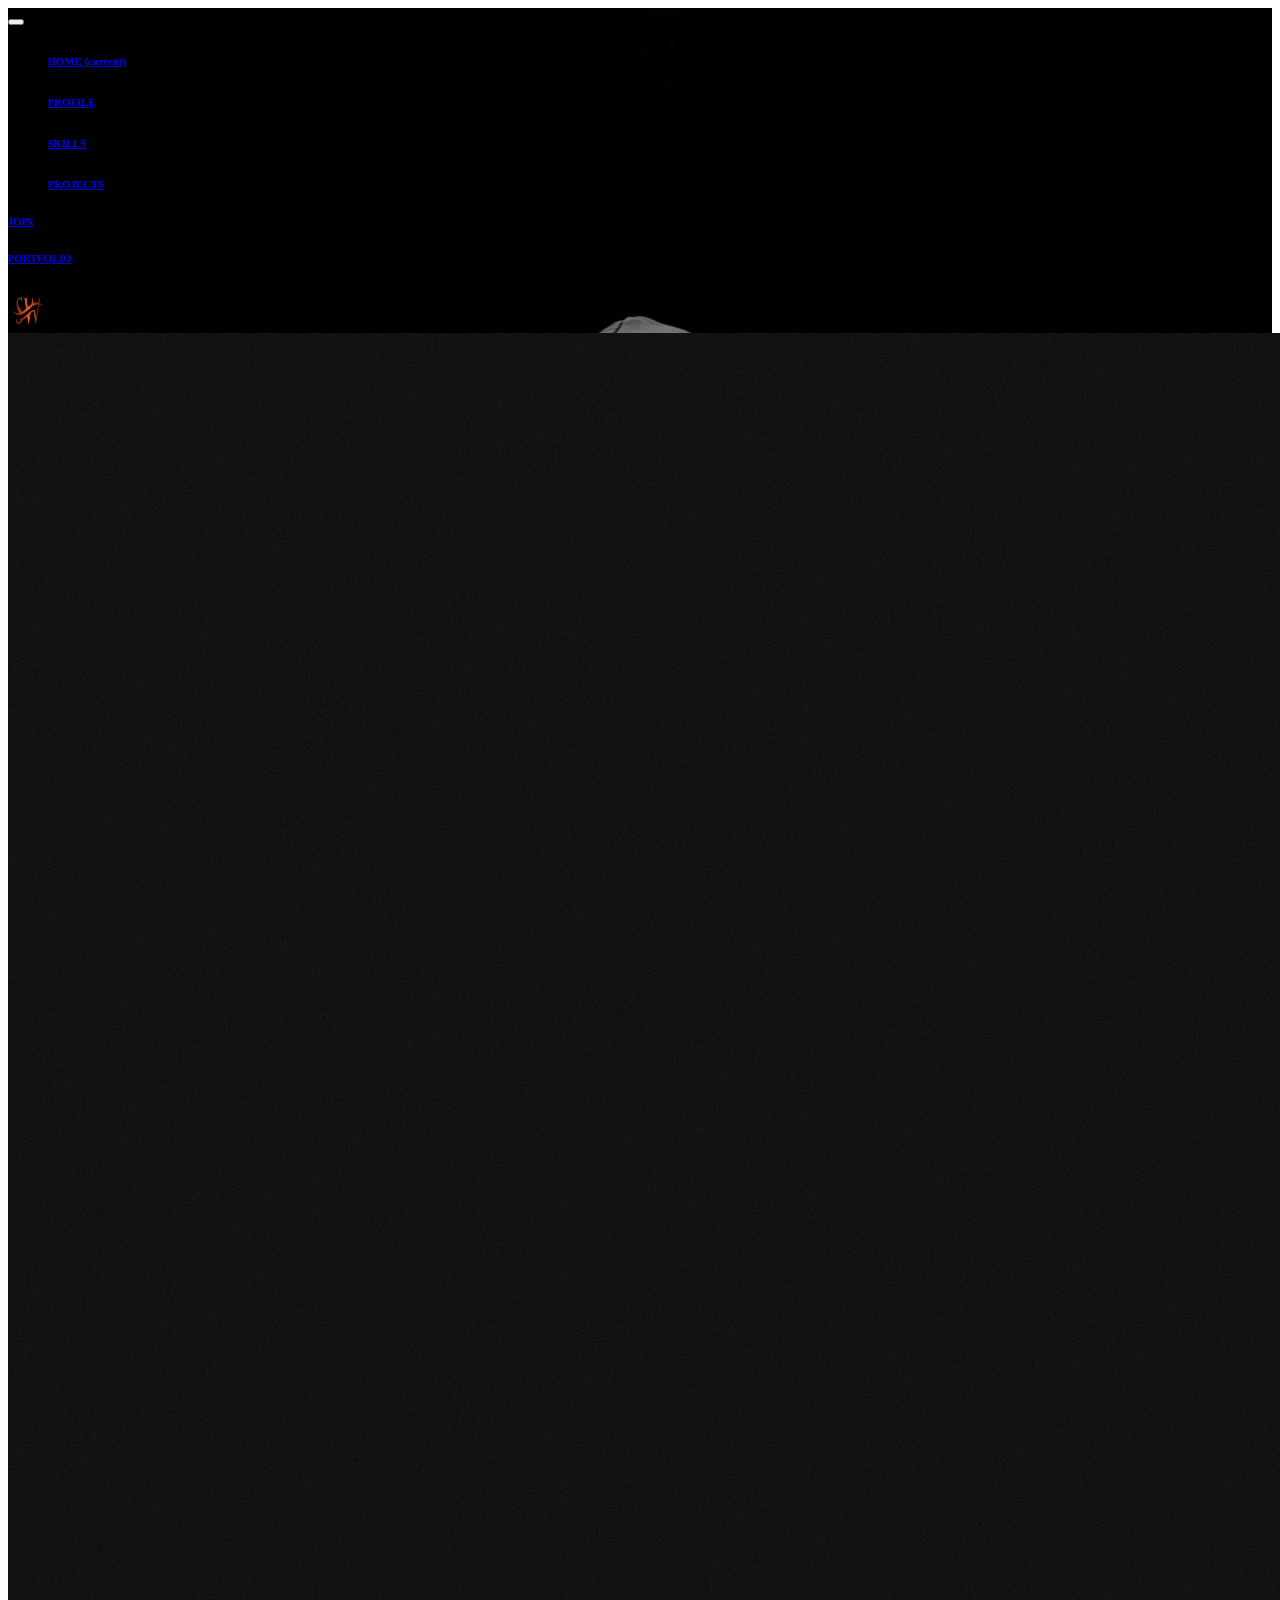
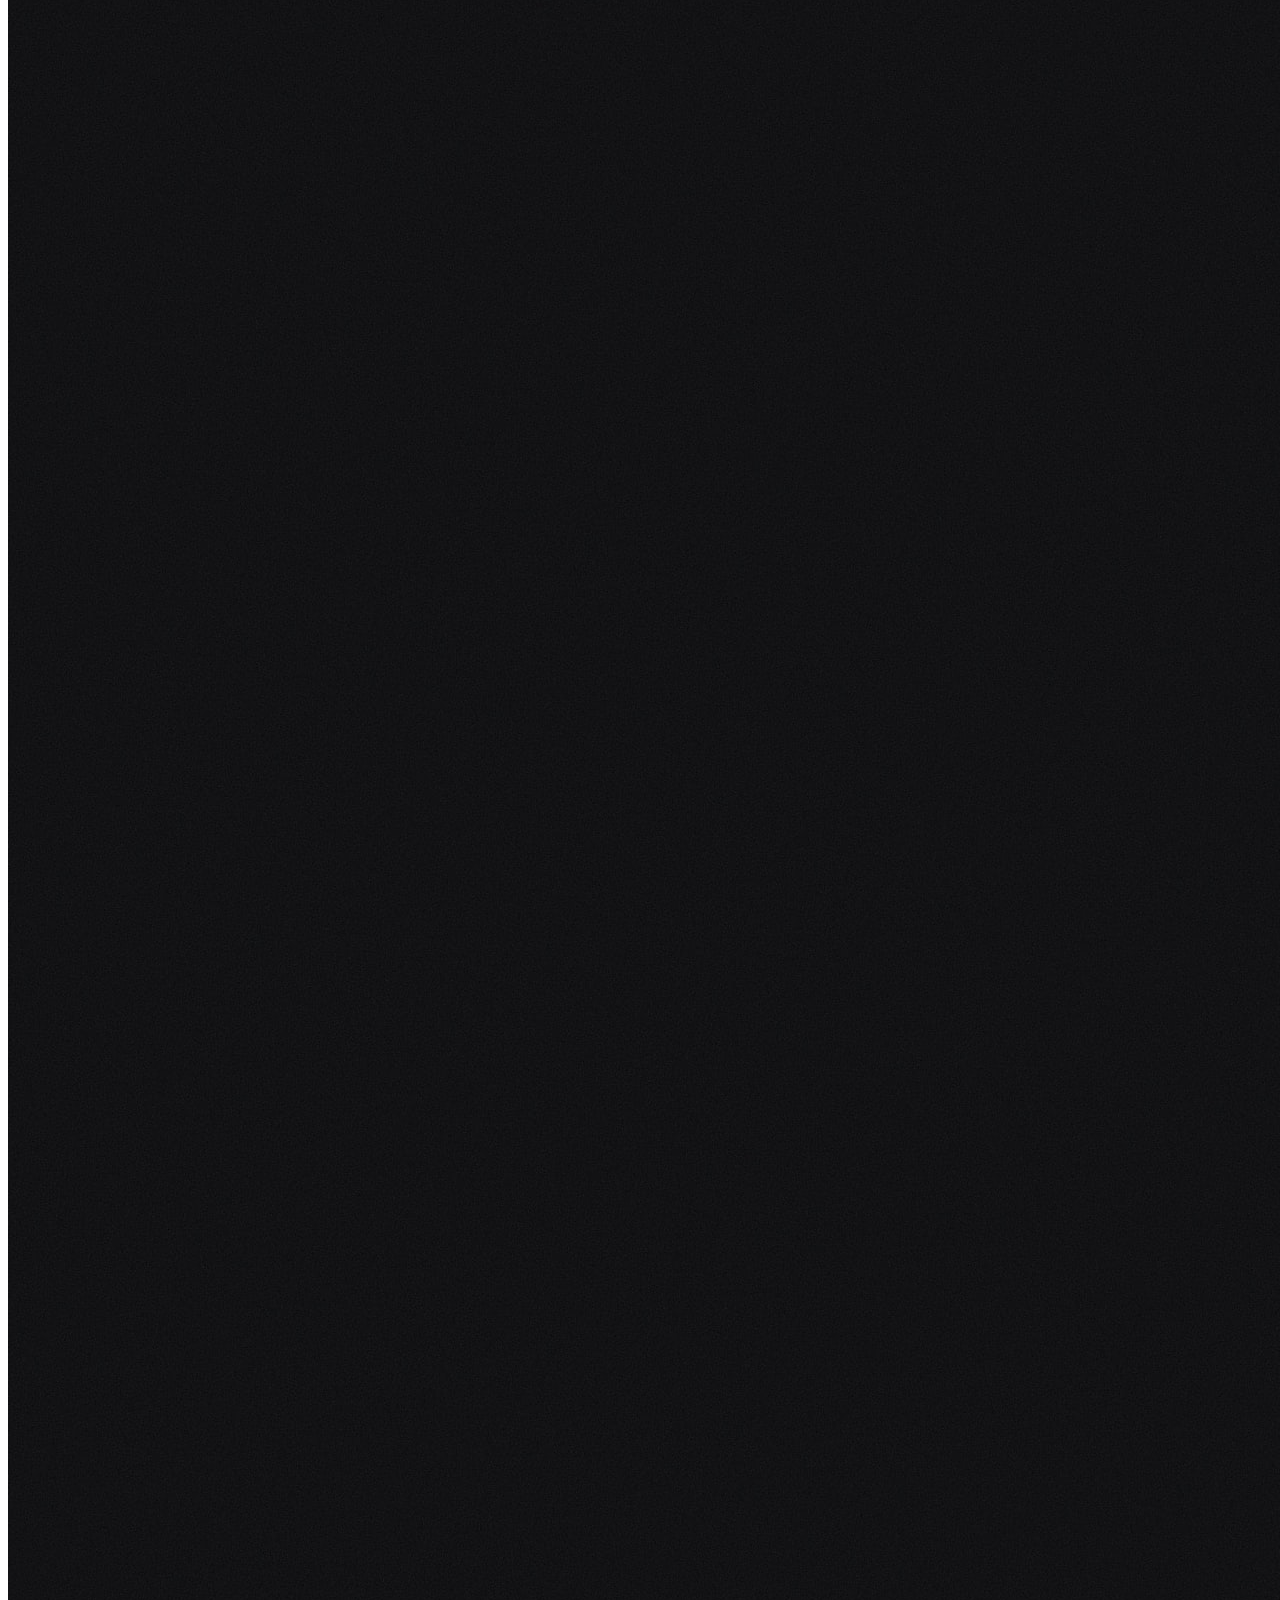
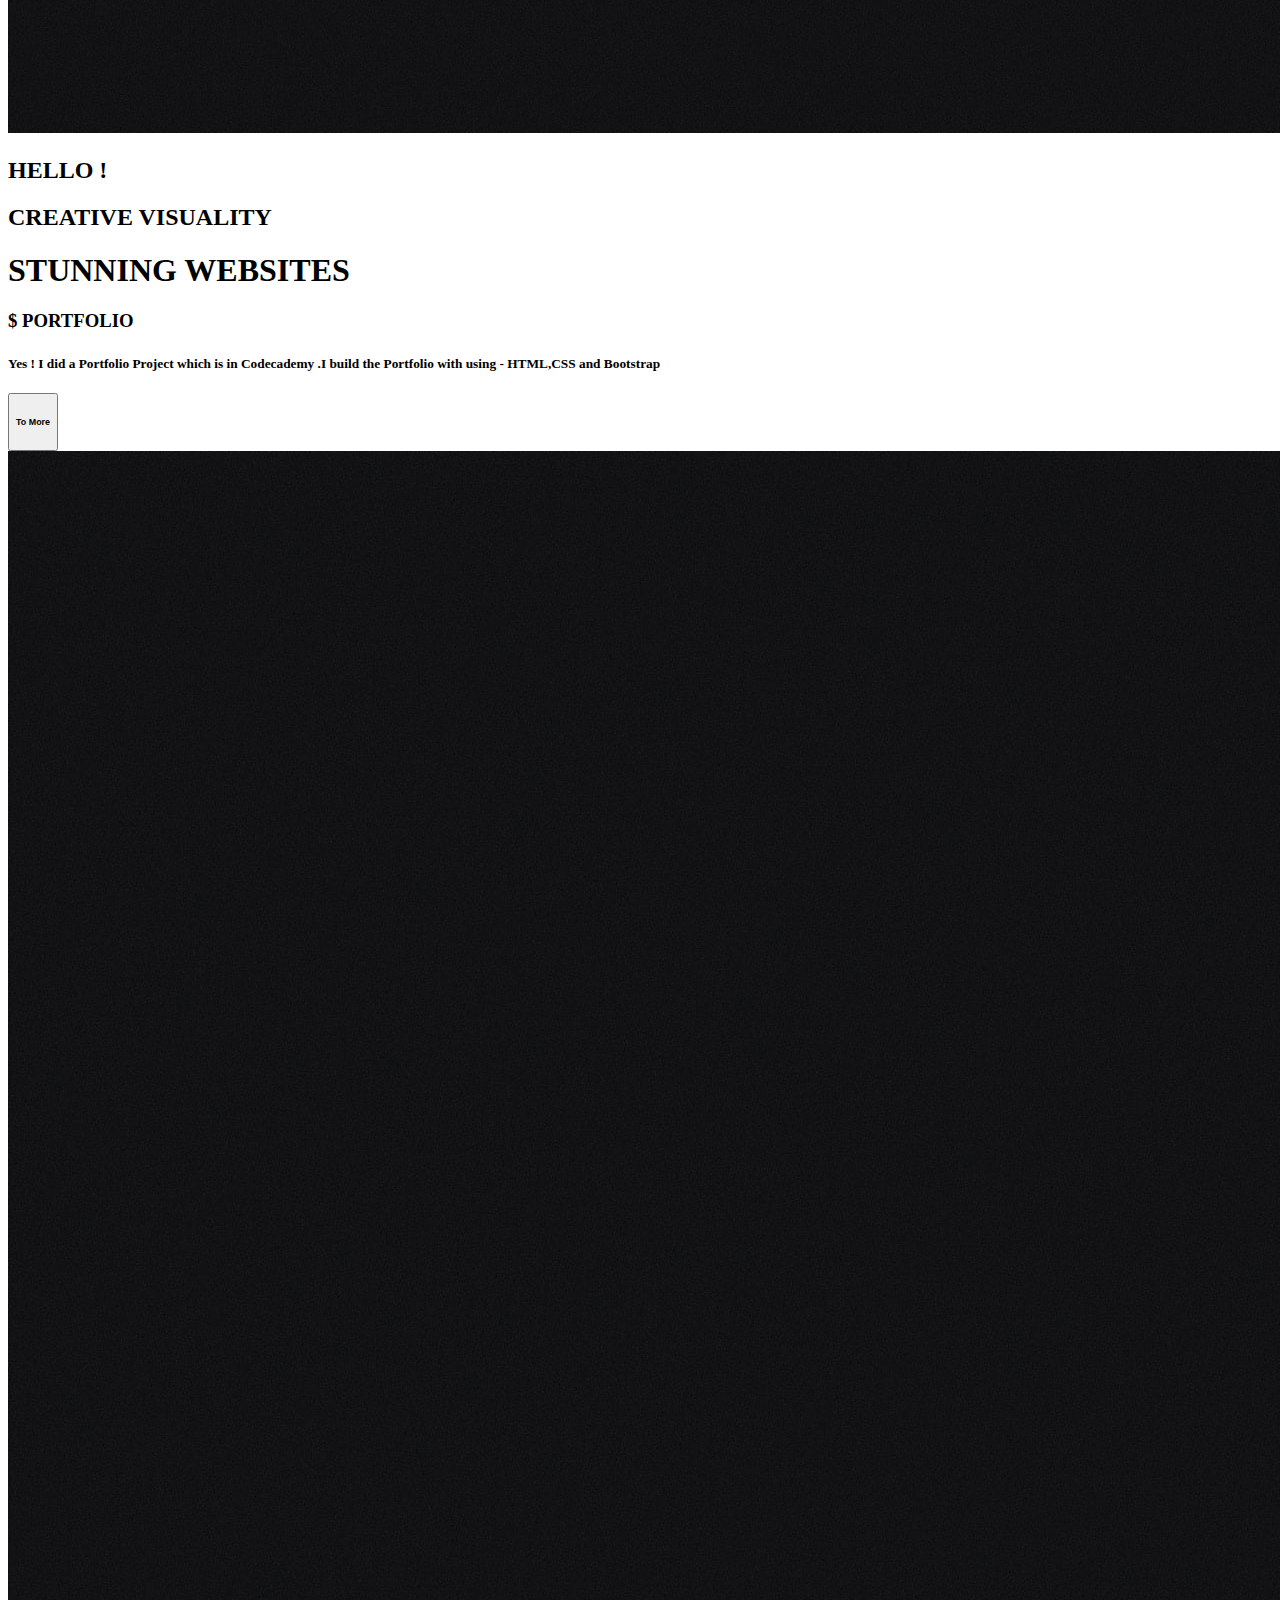
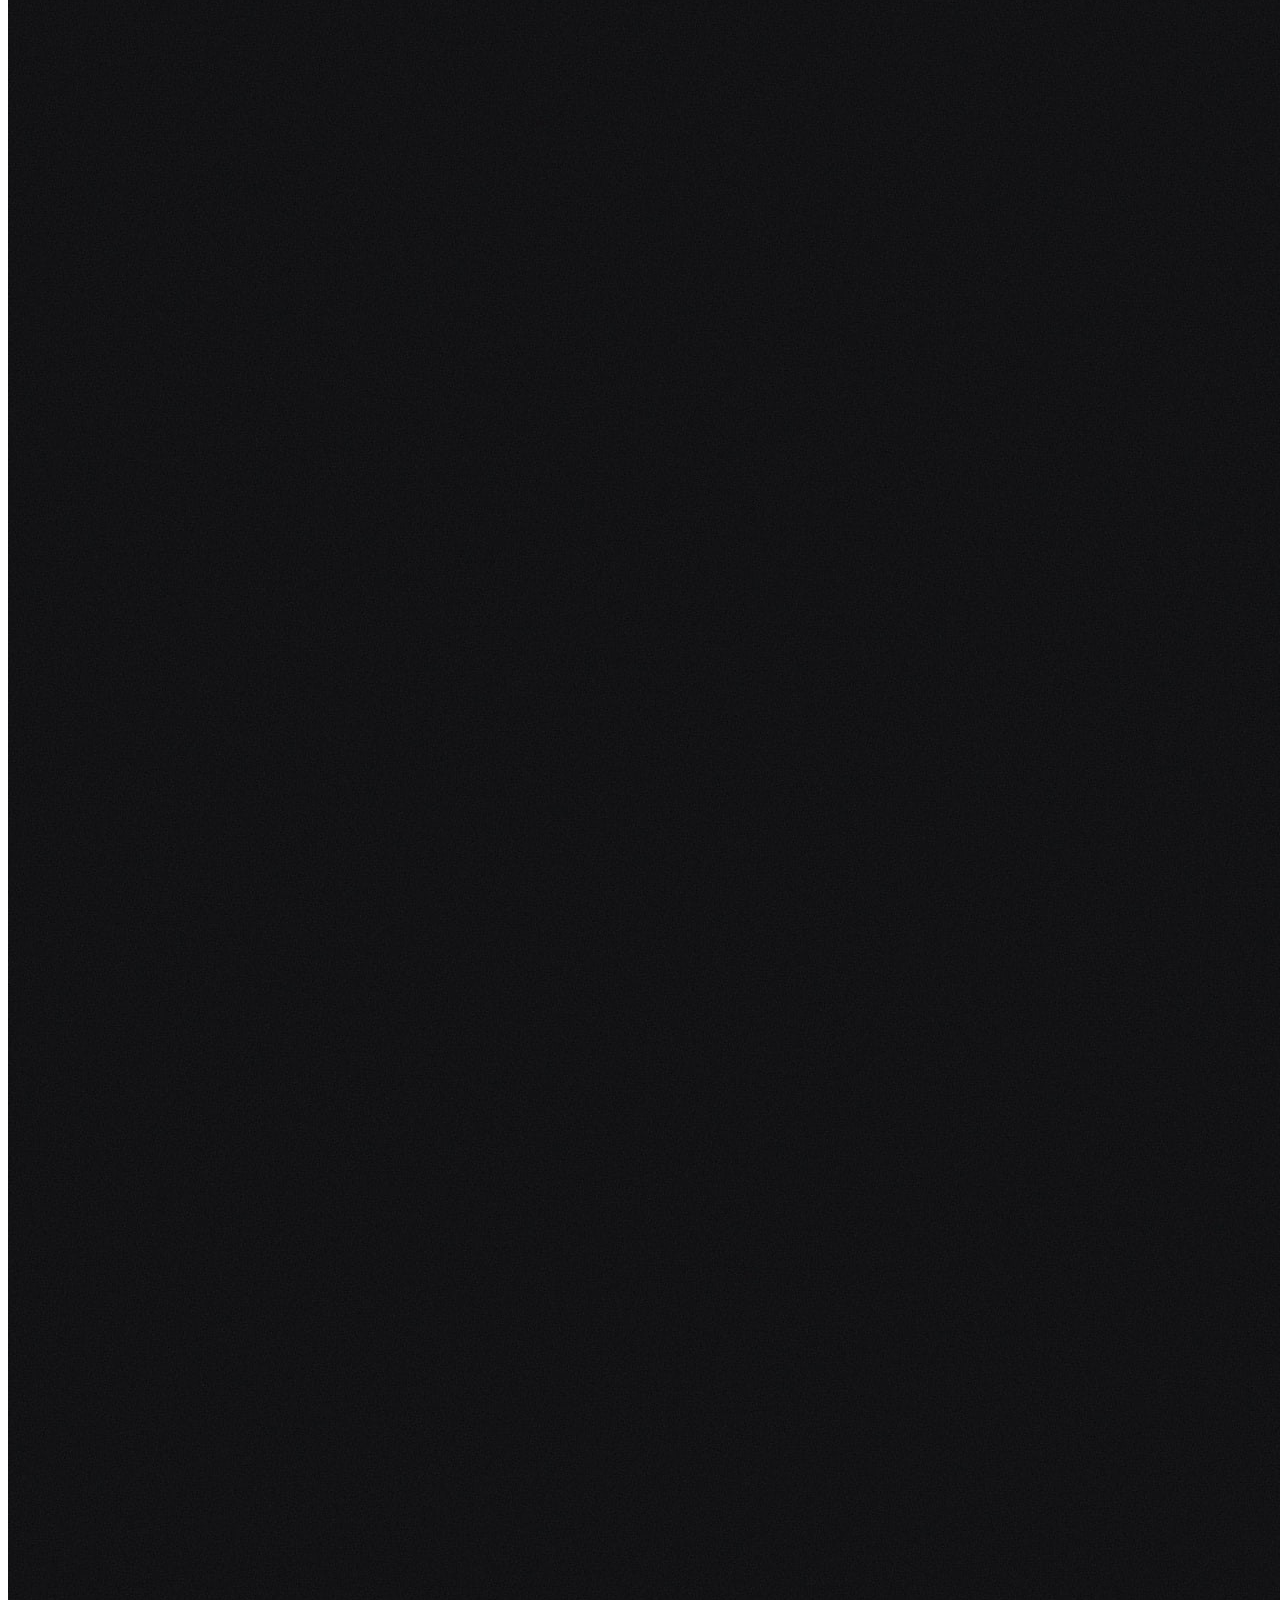
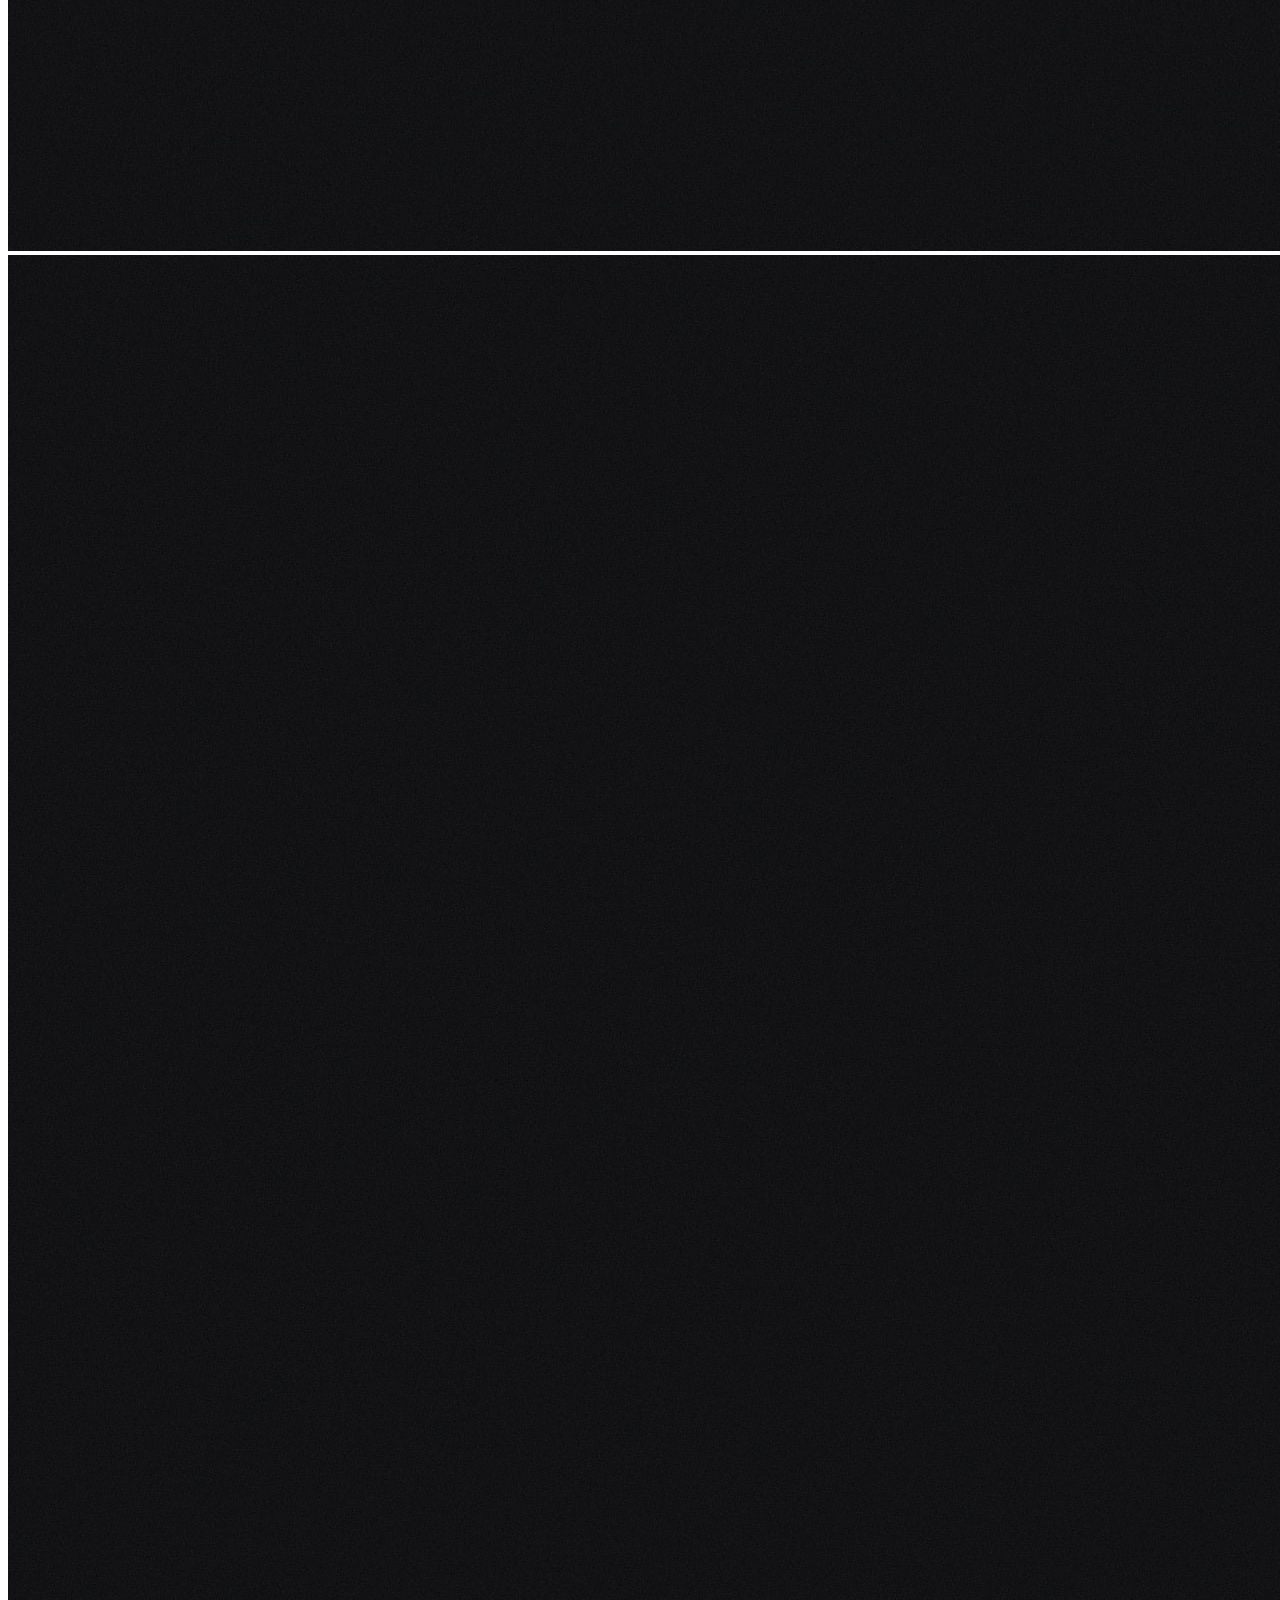
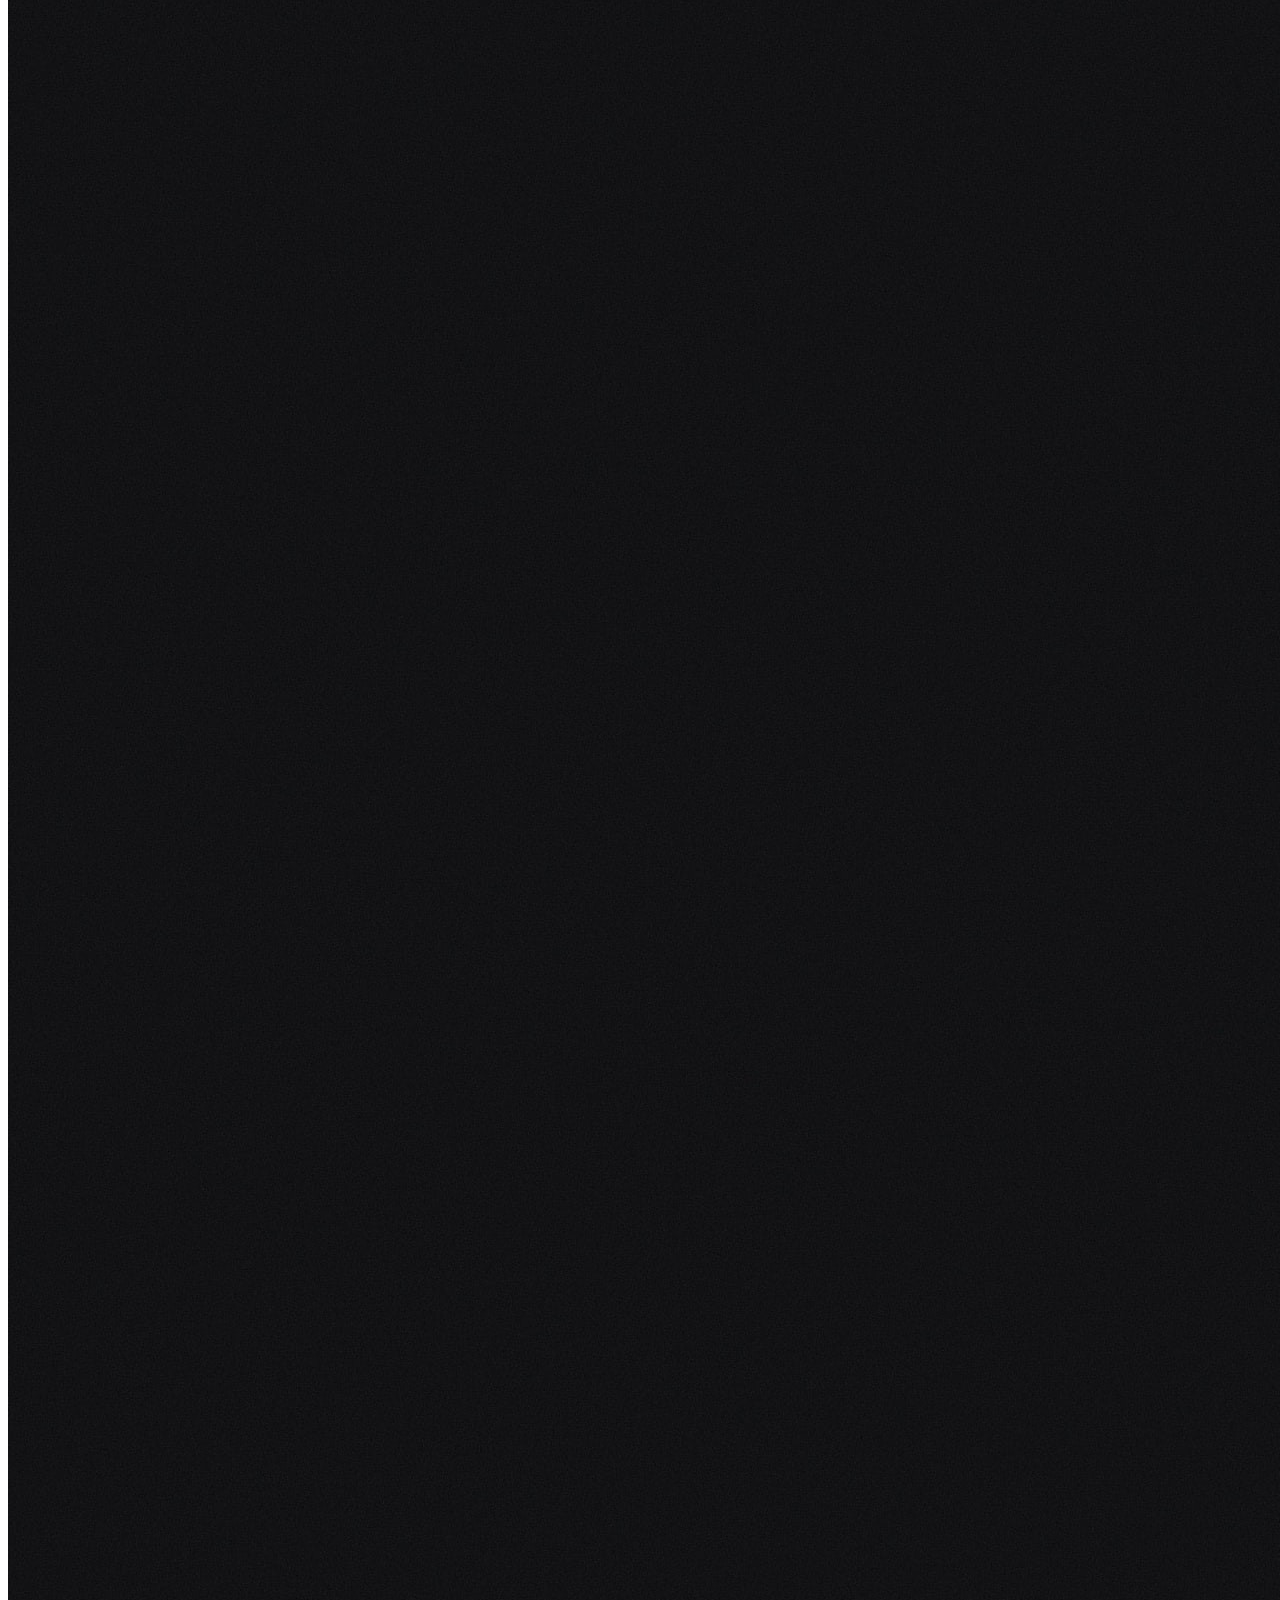
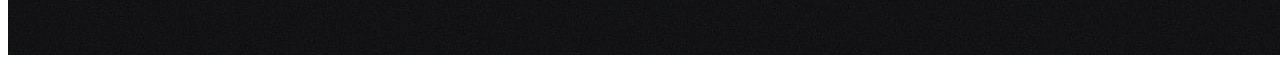
<file: index.html>
<!DOCTYPE html>
<html lang="en">

<head>
  <meta charset="UTF-8">
  <meta name="viewport" content="width=device-width, initial-scale=1.0">
  <meta http-equiv="X-UA-Compatible" content="ie=edge">
  <!-- Bootstrap CSS -->
  <link rel="stylesheet" href="https://stackpath.bootstrapcdn.com/bootstrap/4.2.1/css/bootstrap.min.css"
    integrity="sha384-GJzZqFGwb1QTTN6wy59ffF1BuGJpLSa9DkKMp0DgiMDm4iYMj70gZWKYbI706tWS" crossorigin="anonymous">
  <title>Portfolio :Shaik Wazid</title>
  <link rel="stylesheet" href="style.css">
</head>

<body>

  <!-- Navbar Component -->
  <nav class="navbar navbar-expand-lg navbar-dark navbar-info nav-background ">
   

    <button class="navbar-toggler" type="button" data-toggle="collapse" data-target="#navbarSupportedContent"
      aria-controls="navbarSupportedContent" aria-expanded="false" aria-label="Toggle navigation">
      <span class="navbar-toggler-icon"></span>
    </button>
    <div class="collapse navbar-collapse" id="navbarSupportedContent">
      <ul class=" navbar-nav ">
        <li class="nav-item active">
          <h6><a class="nav-link mr-5 btn-outline-warning rounded text-danger" href="index.html">HOME <span
                class="sr-only">(current)</span></a></h6>
        </li>
        <li class="nav-item">
          <h6><a class="nav-link mr-5 btn-outline-warning rounded text-danger" href="profilemine.html">PROFILE</a></h6>
        </li>

        <li class="nav-item">
          <h6> <a class="nav-link mr-5 btn-outline-warning rounded text-danger" href="techskills.html">SKILLS</a></h6>
        </li>


        <li class="nav-item">
          <h6> <a class="nav-link mr-5 btn-outline-warning rounded text-danger" href="projects.html">PROJECTS</a></h6>
        </li>

      </ul>

        <h6> <a class="nav-link  btn-outline-warning rounded text-danger" href="join.html">JOIN</a></h6>
      
    </div>
   
  

    <h6> <a class="nav-link  text-danger" href="index.html">PORTFOLIO</a></h6>
  
    <div>
      <a href="profilemine.html"><img class="rounded-circle" src="PROFILE LOGOS/logo.png" width="40px" height="40px" alt="brand logo"></a>
    </div>
  </nav>

  <!-- Navbar Component closed -->
  

  <div class="card border-dark sm md lg">
      <img src="backgrounds/background-image-6.jpg" class="card-img" alt="...">
      <div class="card-img-overlay ">
        <div class="row">
             <div class="col-md-8"></div>
             <div class="col-md-4"><h2 class="btn btn-primary font-italic">HELLO !</h2></div>
        </div>
        <div class=" mb-3">
          <div class="row no-gutters">
            <div class=" col-md-8">
              <div class="card-body">
                <h2 class="text-center font-italic  mt-5 mr-5 text-white">CREATIVE VISUALITY</h2>
                <h1 class="text-center font-italic  mb-5 mr-5 text-warning">STUNNING WEBSITES</h1>
                  <div class="p-5">
                    <h3 class="text-center text-success sm md lg">$ PORTFOLIO </h3>
                  <h4 class="card-text"><small class="text-white sm md lg">Yes ! I did a Portfolio Project which is in
                      Codecademy .I build the Portfolio with
                      using - HTML,CSS and Bootstrap </small></h4>  
                      <a href="projects.html"> <button type="button" class="btn btn-outline-success mb-5 text-center"><h6>To More</h6></button></a>
                  </div>  
              </div>
            </div>

            <div class="col-md-4">
              
            </div>
          </div>
       </div>
</div>
<div>
  <img src="backgrounds/background-image-6-1.jpg" class="card-img" alt="...">
  <div class="card-img-overlay "></div>
</div>


<div>
  <img src="backgrounds/background-image-6-1.jpg" class="card-img" alt="...">
  <div class="card-img-overlay "></div>
</div>
 

  <!-- Bootstrap's JavaScript Files -->
  <script src="https://code.jquery.com/jquery-3.3.1.slim.min.js"
    integrity="sha384-q8i/X+965DzO0rT7abK41JStQIAqVgRVzpbzo5smXKp4YfRvH+8abtTE1Pi6jizo"
    crossorigin="anonymous"></script>
  <script src="https://cdnjs.cloudflare.com/ajax/libs/popper.js/1.14.6/umd/popper.min.js"
    integrity="sha384-wHAiFfRlMFy6i5SRaxvfOCifBUQy1xHdJ/yoi7FRNXMRBu5WHdZYu1hA6ZOblgut"
    crossorigin="anonymous"></script>
  <script src="https://stackpath.bootstrapcdn.com/bootstrap/4.2.1/js/bootstrap.min.js"
    integrity="sha384-B0UglyR+jN6CkvvICOB2joaf5I4l3gm9GU6Hc1og6Ls7i6U/mkkaduKaBhlAXv9k"
    crossorigin="anonymous"></script>
</body>

</html>
</file>
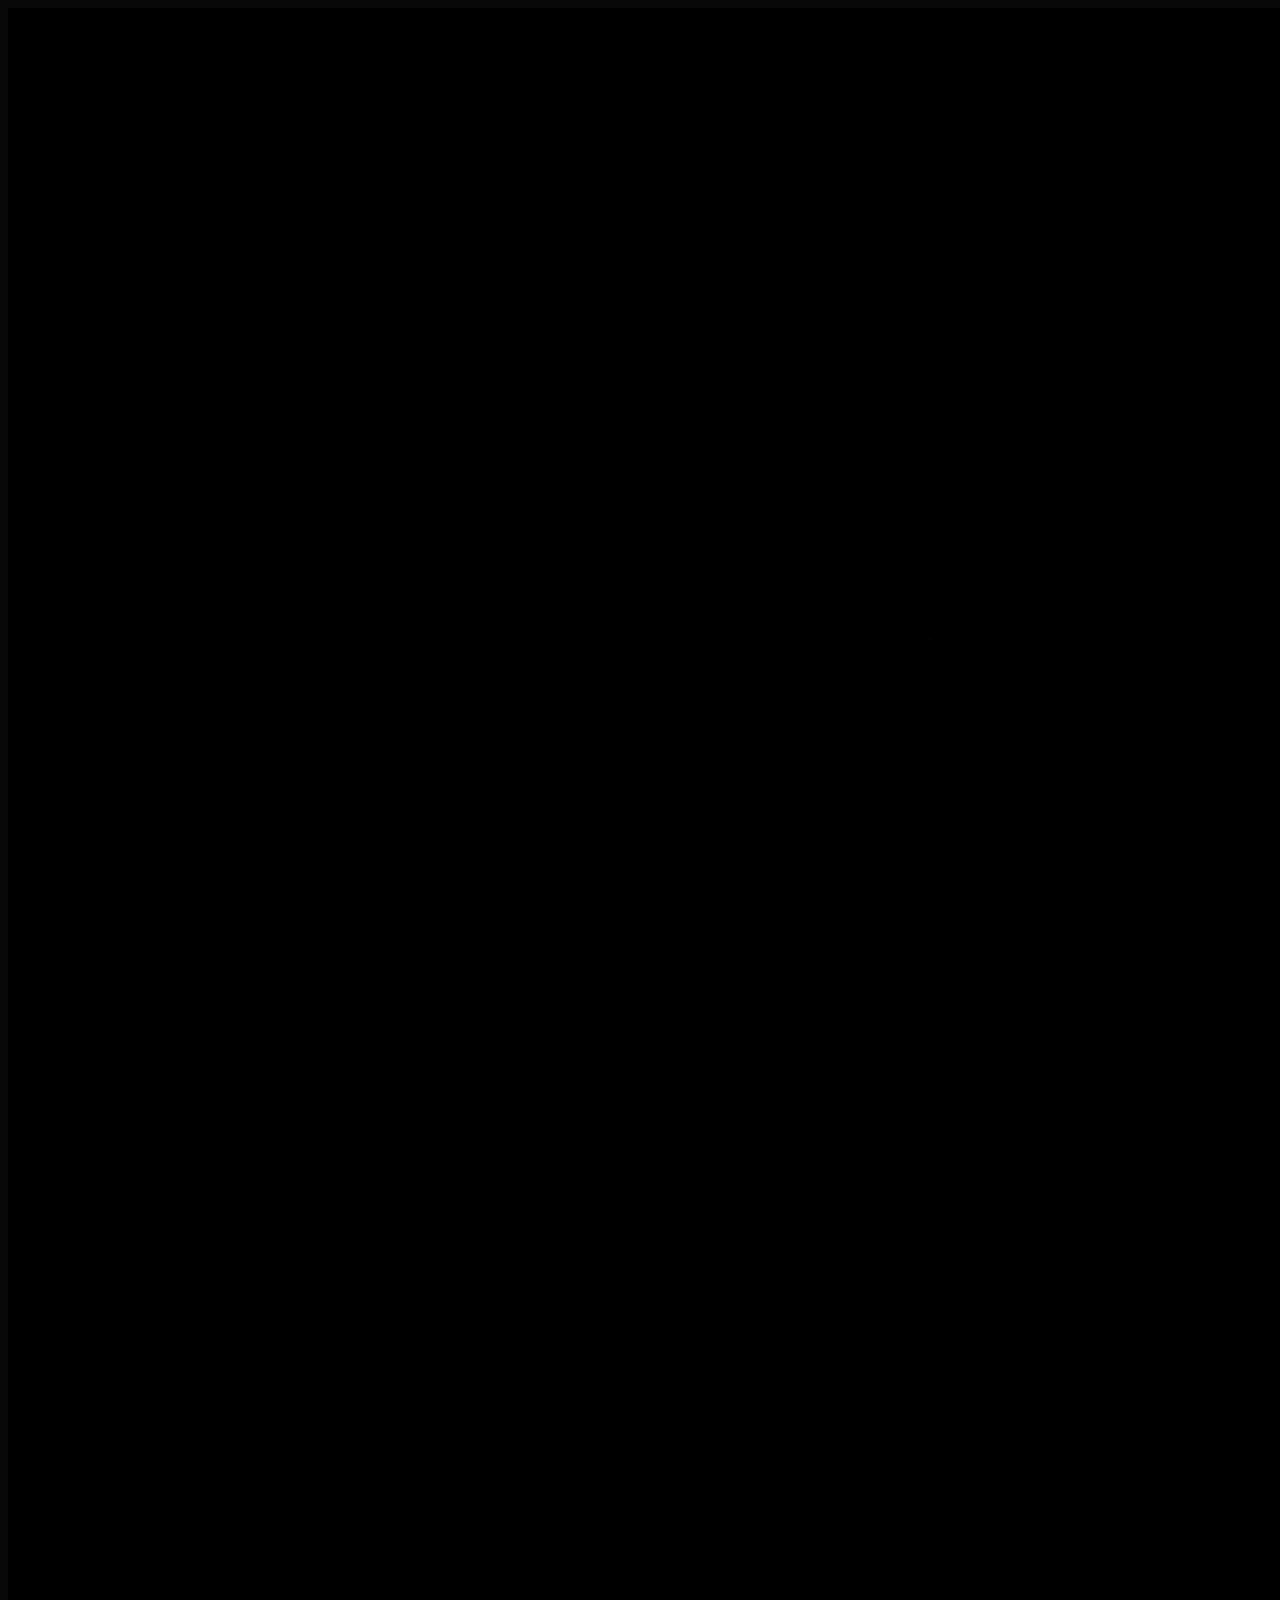
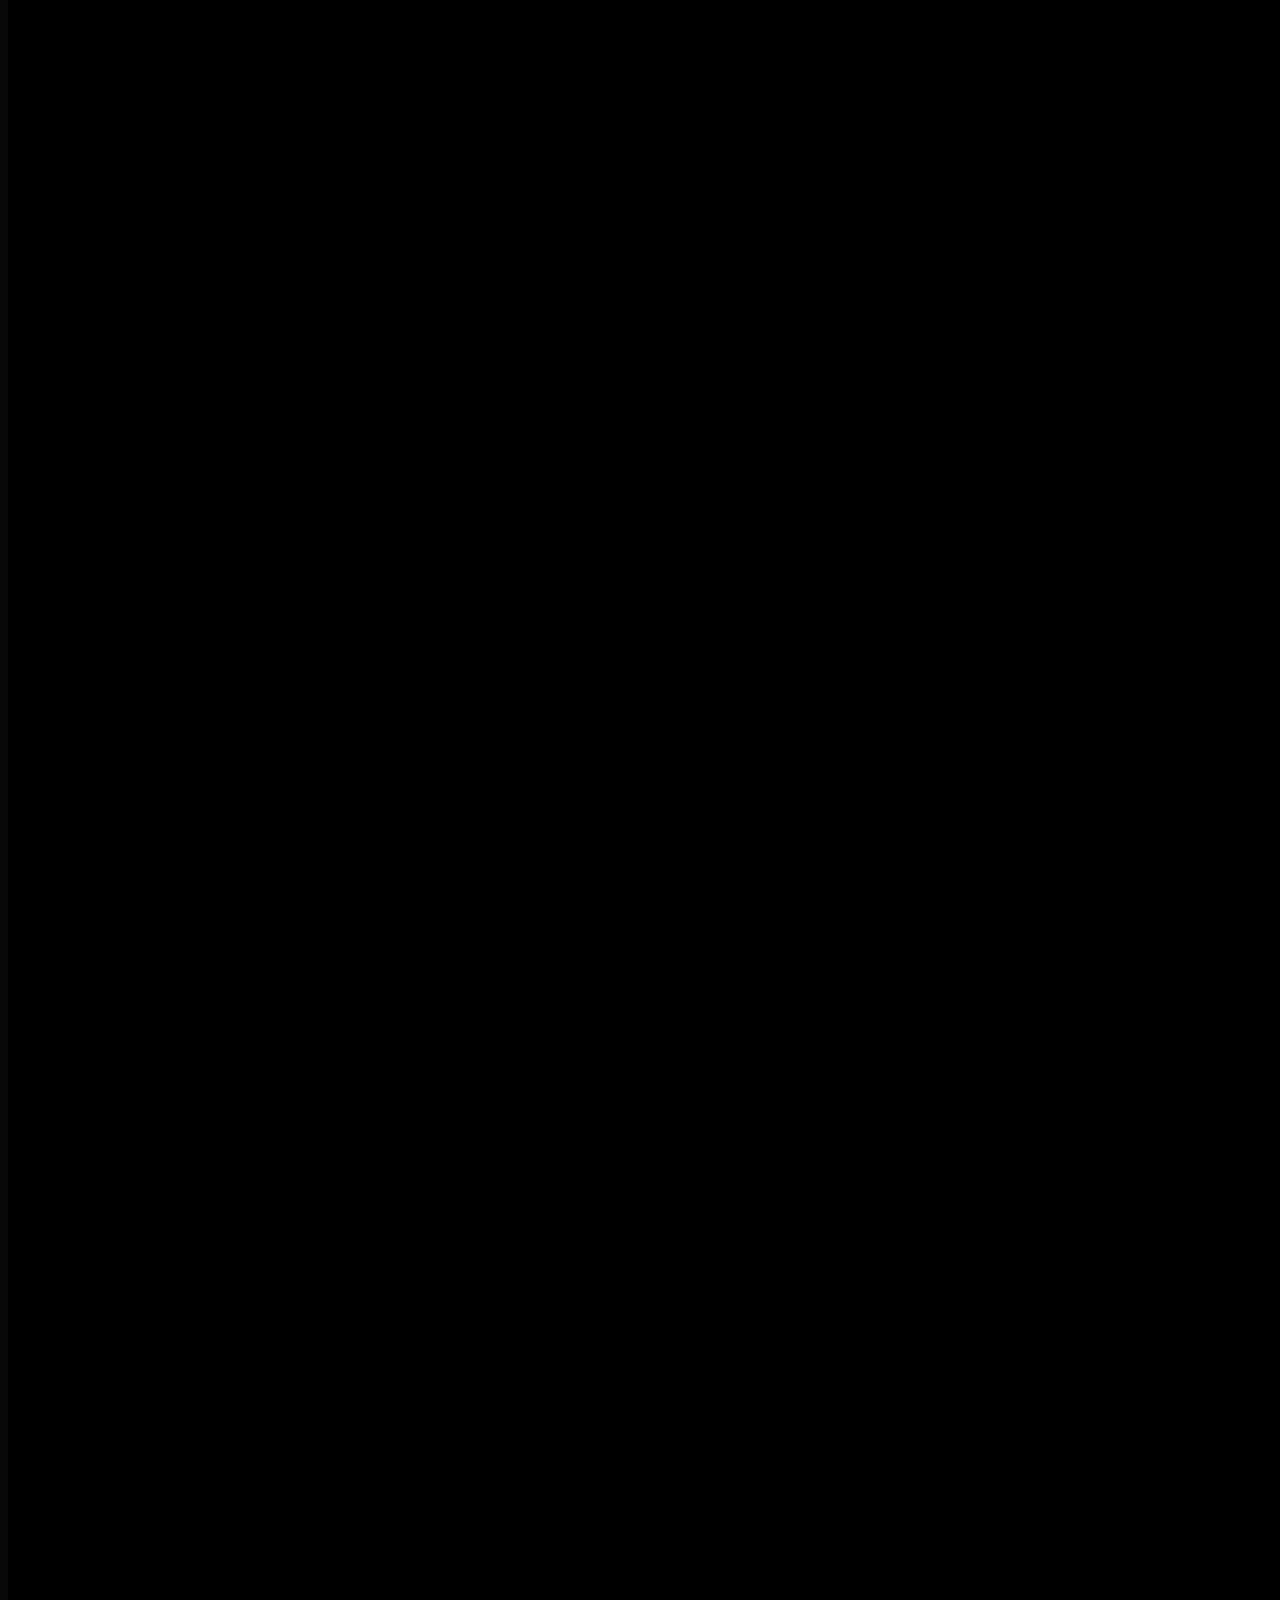
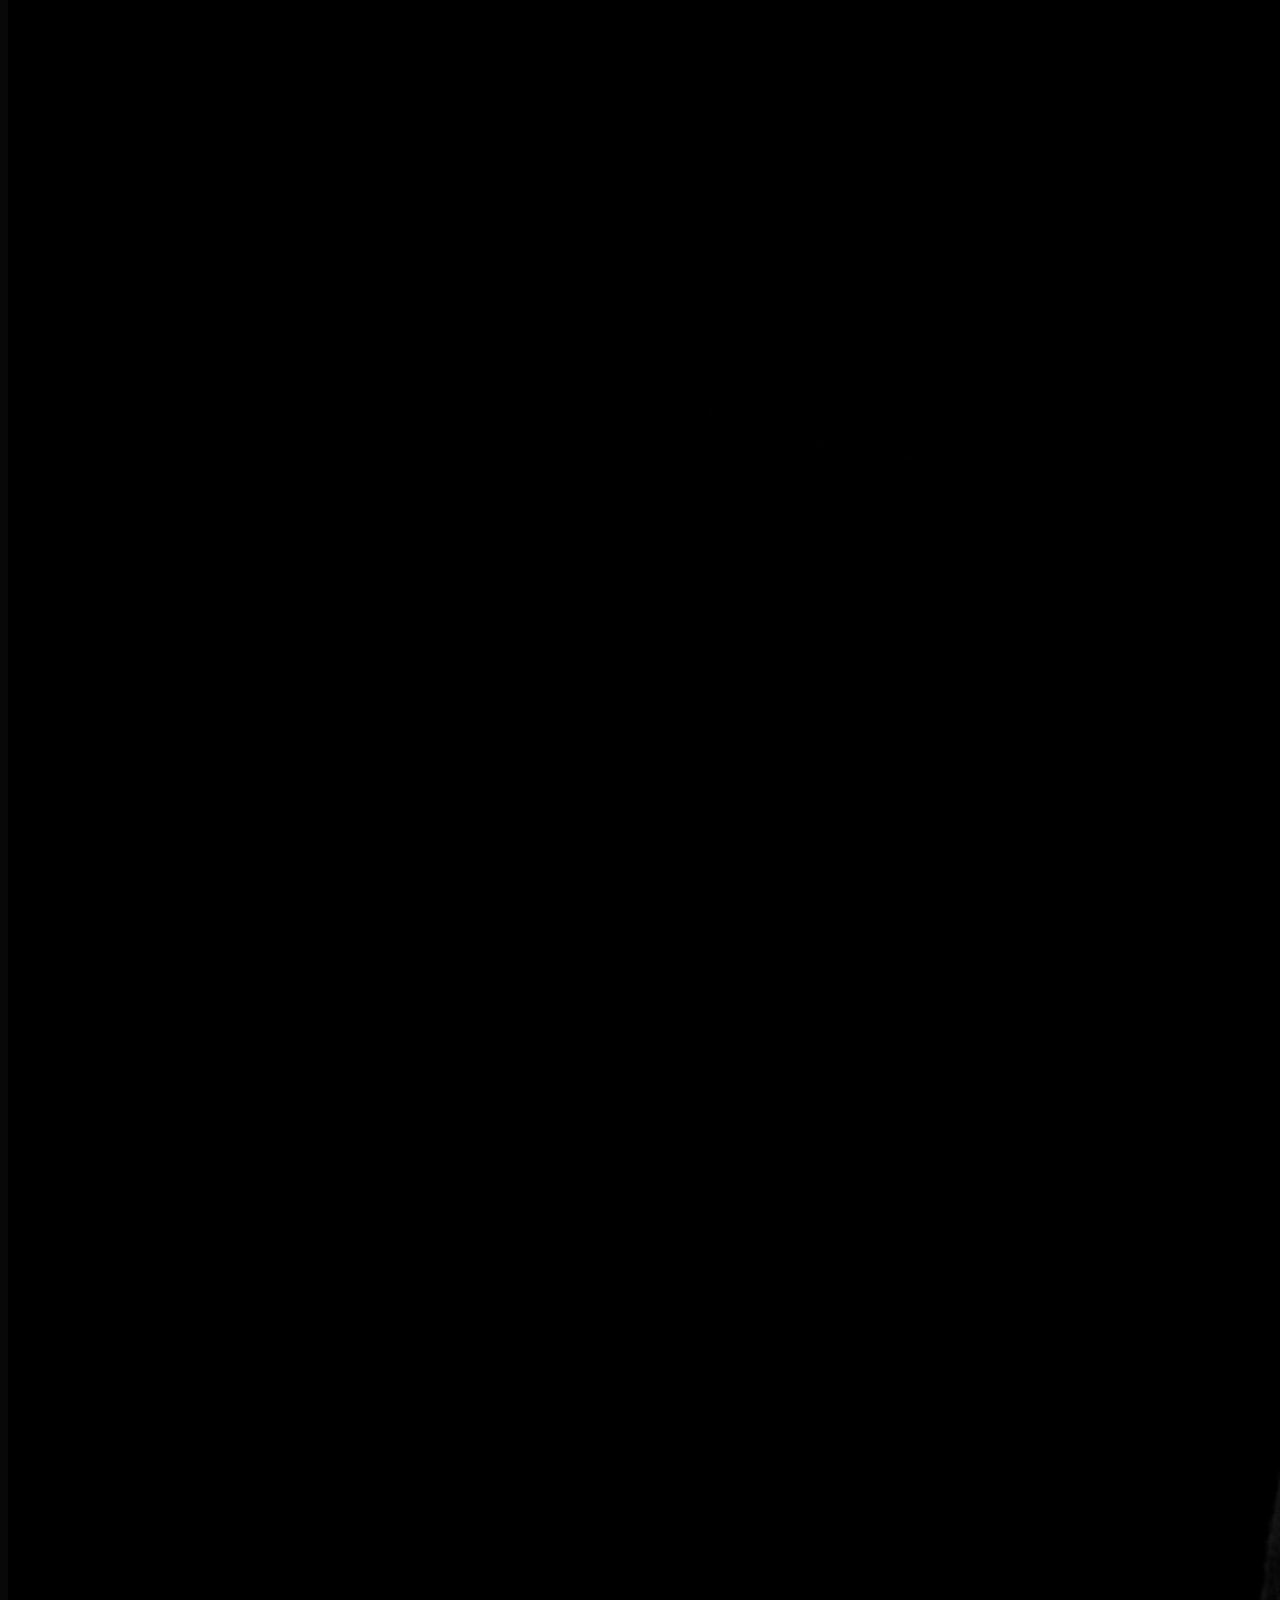
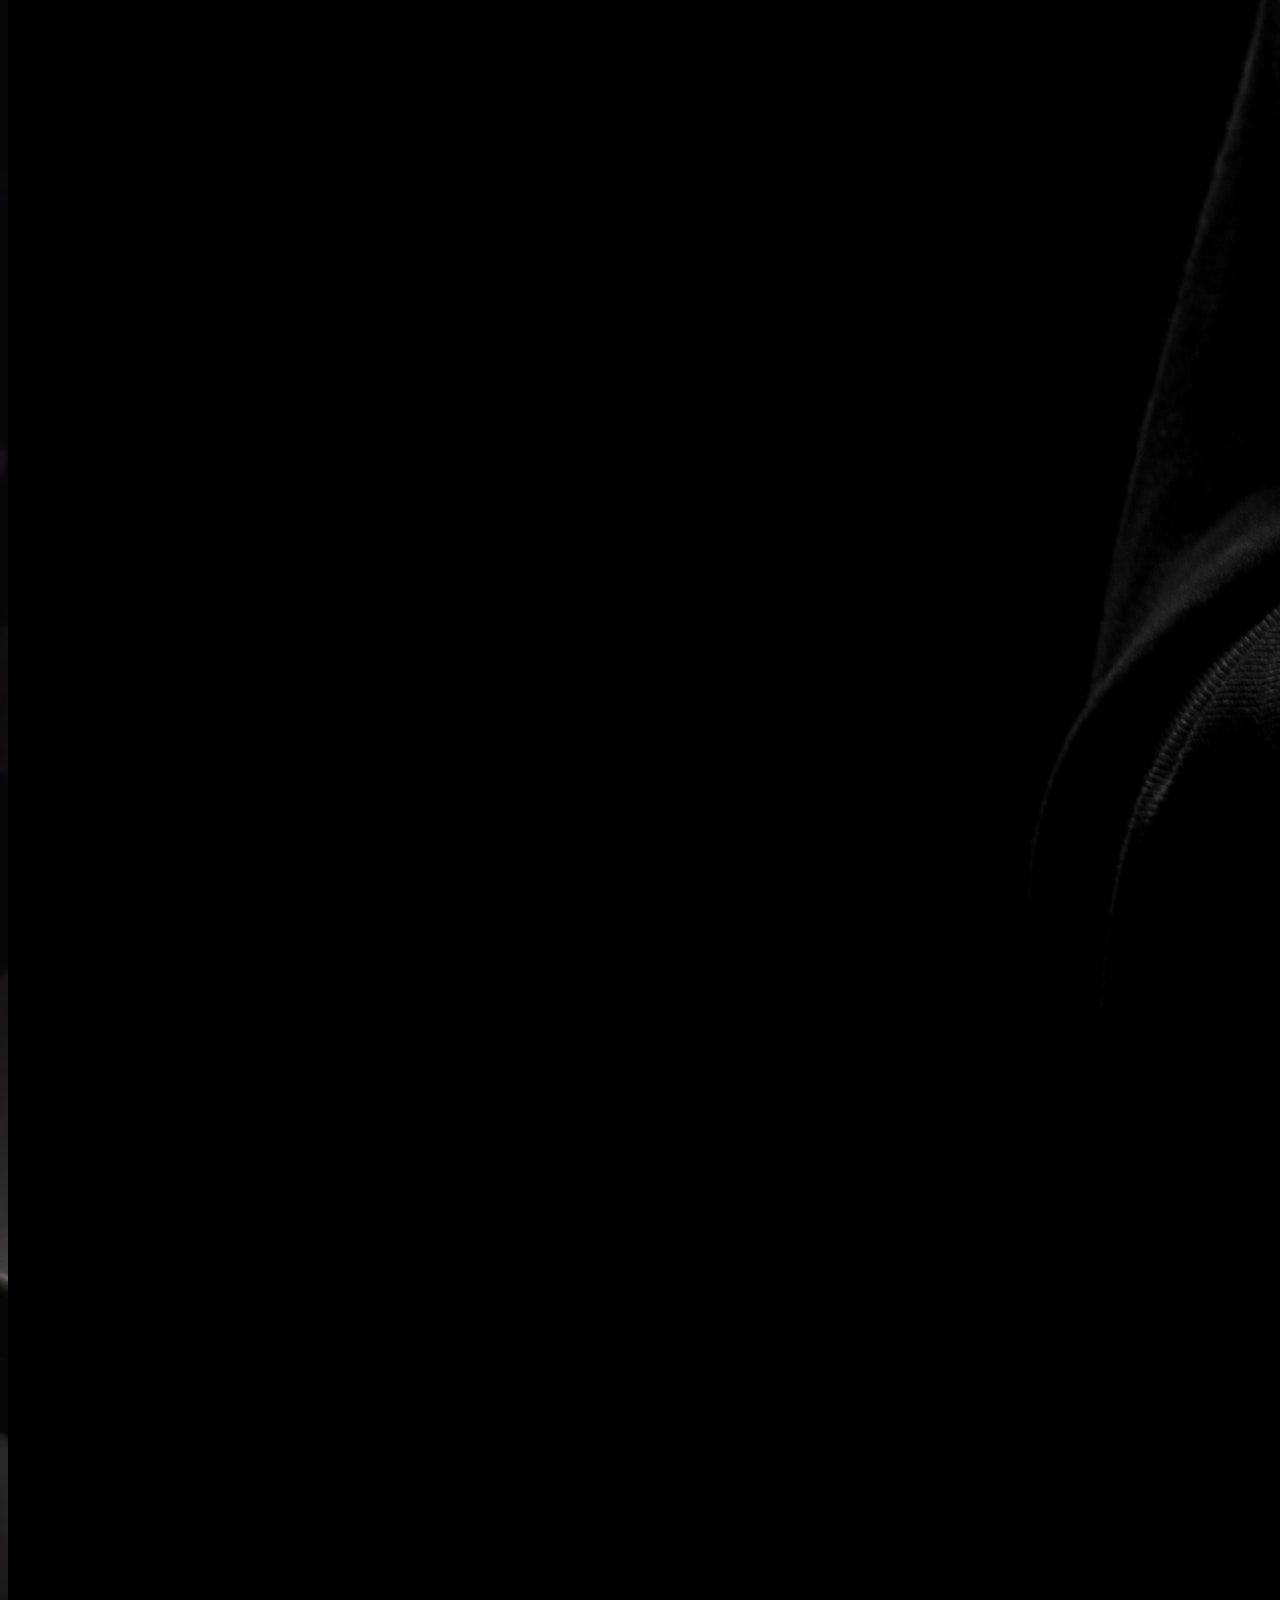
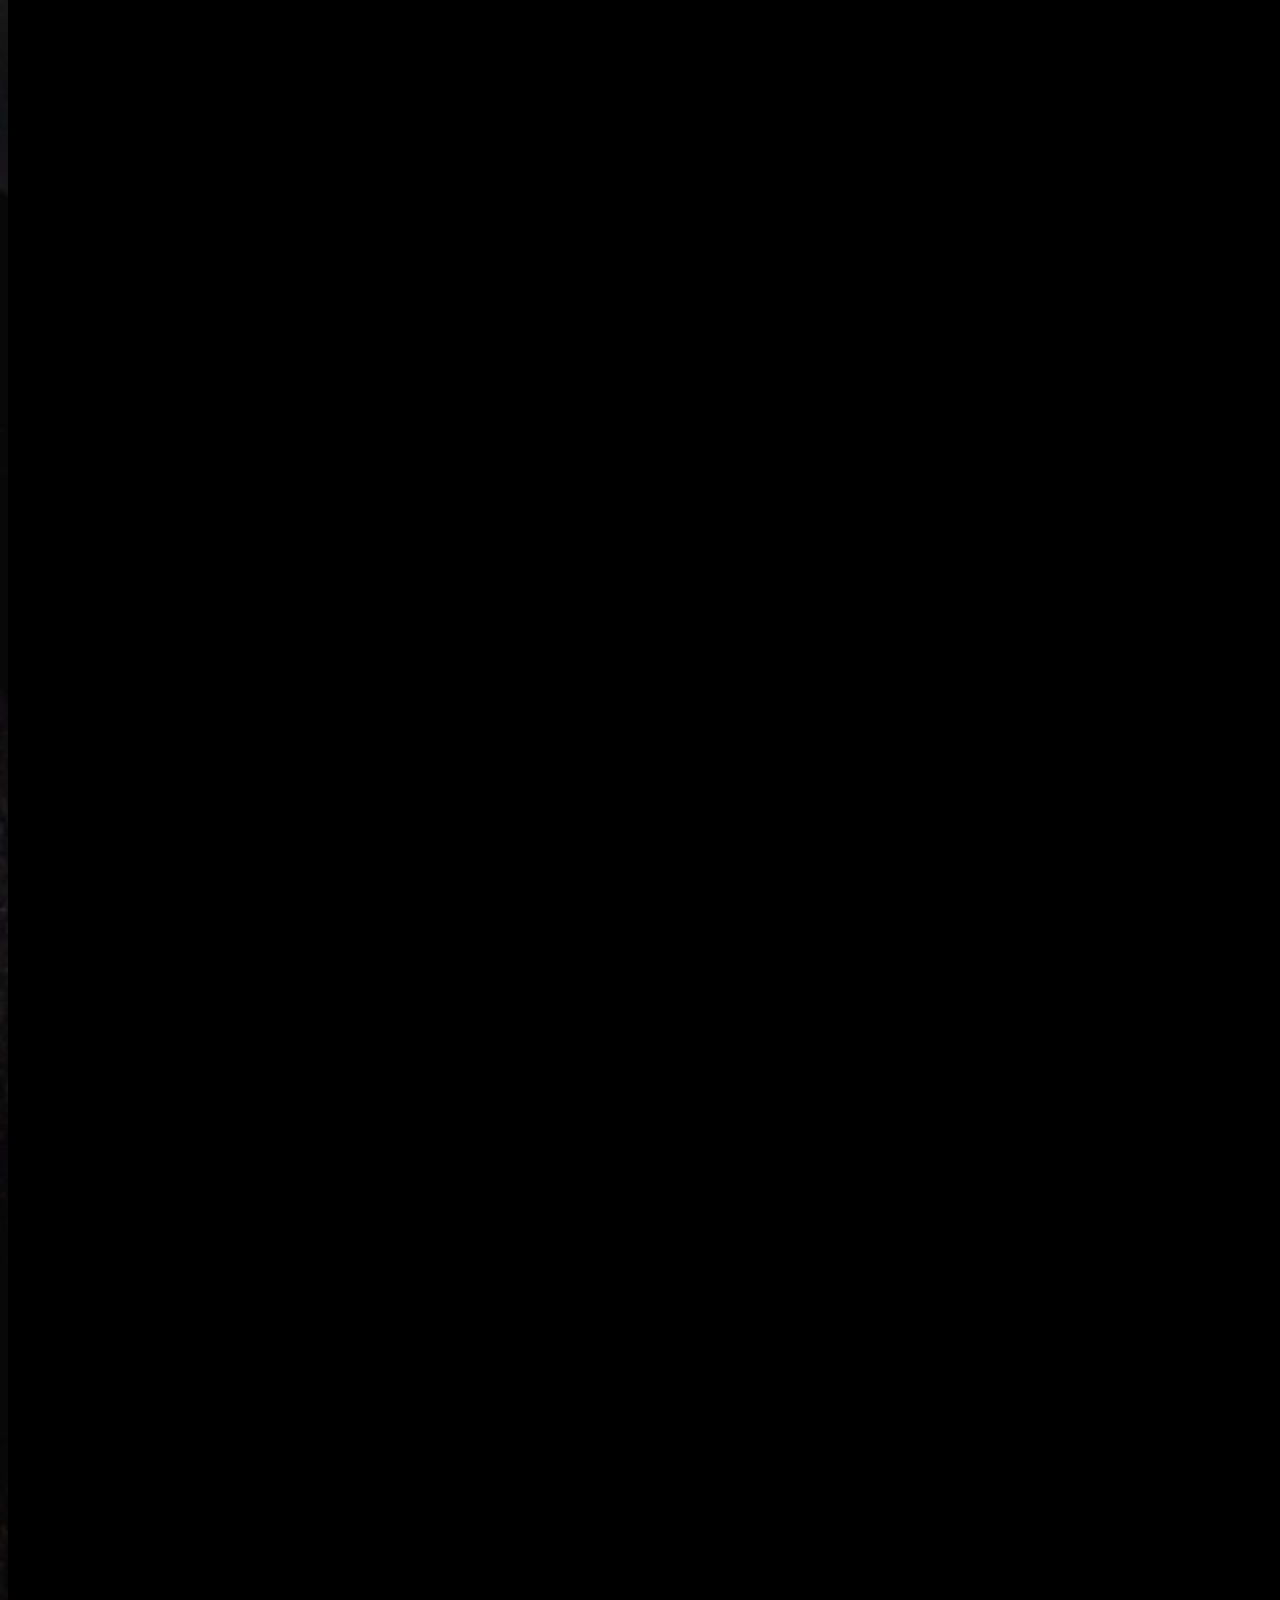
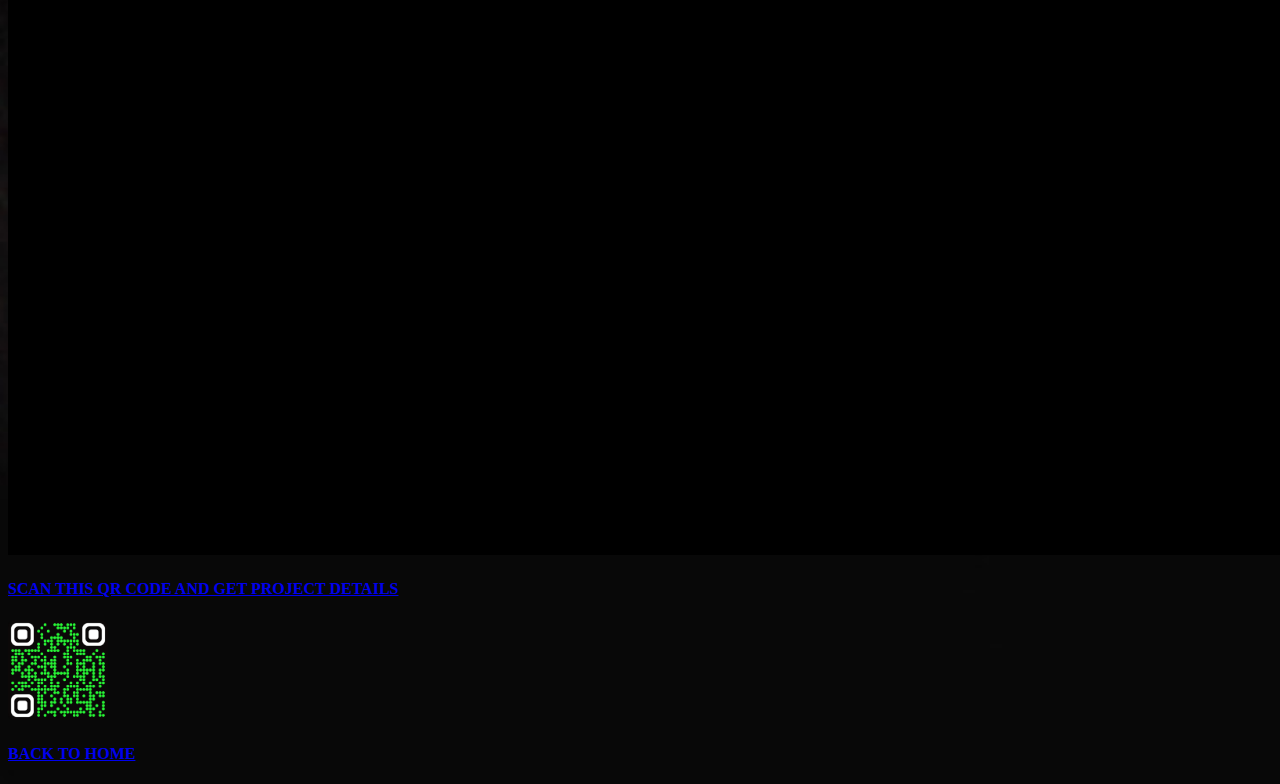
<file: Excursion QR code.html>
<!DOCTYPE html>
<html lang="en">

<head>
  <meta charset="UTF-8">
  <meta name="viewport" content="width=device-width, initial-scale=1.0">
  <meta http-equiv="X-UA-Compatible" content="ie=edge">
  <!-- Bootstrap CSS -->
  <link rel="stylesheet" href="https://stackpath.bootstrapcdn.com/bootstrap/4.2.1/css/bootstrap.min.css"
    integrity="sha384-GJzZqFGwb1QTTN6wy59ffF1BuGJpLSa9DkKMp0DgiMDm4iYMj70gZWKYbI706tWS" crossorigin="anonymous">
  <title>Portfolio :Shaik Wazid</title>
  <link rel="stylesheet" href="style.css">
</head>

<body class="back-image">

  <div class="card  border-5 border">
    <img src="backgrounds/background-image-12.jpg"  alt="Background image">
    <div class="card-img-overlay text-center">   
          
        
        <h4><a class=" mt-5 btn btn-danger" href="index.html">SCAN THIS QR CODE AND GET PROJECT DETAILS</a></h4>
        <div class="row">
            <div class="col-md-4"></div>
            <div class="col-md-4 mt-5">
                <img src="QR/excursion QR-1.png" width="100px" height="100px" alt="">
            </div>
        </div>

        <div class="mt-5">
            <h4><a class=" mt-5 btn btn-primary" href="index.html">BACK TO HOME</a></h4>
        </div>
  </div>
</div>
  




  <!-- Bootstrap's JavaScript Files -->
  <script src="https://code.jquery.com/jquery-3.3.1.slim.min.js"
    integrity="sha384-q8i/X+965DzO0rT7abK41JStQIAqVgRVzpbzo5smXKp4YfRvH+8abtTE1Pi6jizo"
    crossorigin="anonymous"></script>
  <script src="https://cdnjs.cloudflare.com/ajax/libs/popper.js/1.14.6/umd/popper.min.js"
    integrity="sha384-wHAiFfRlMFy6i5SRaxvfOCifBUQy1xHdJ/yoi7FRNXMRBu5WHdZYu1hA6ZOblgut"
    crossorigin="anonymous"></script>
  <script src="https://stackpath.bootstrapcdn.com/bootstrap/4.2.1/js/bootstrap.min.js"
    integrity="sha384-B0UglyR+jN6CkvvICOB2joaf5I4l3gm9GU6Hc1og6Ls7i6U/mkkaduKaBhlAXv9k"
    crossorigin="anonymous"></script>
</body>

</html>
</file>
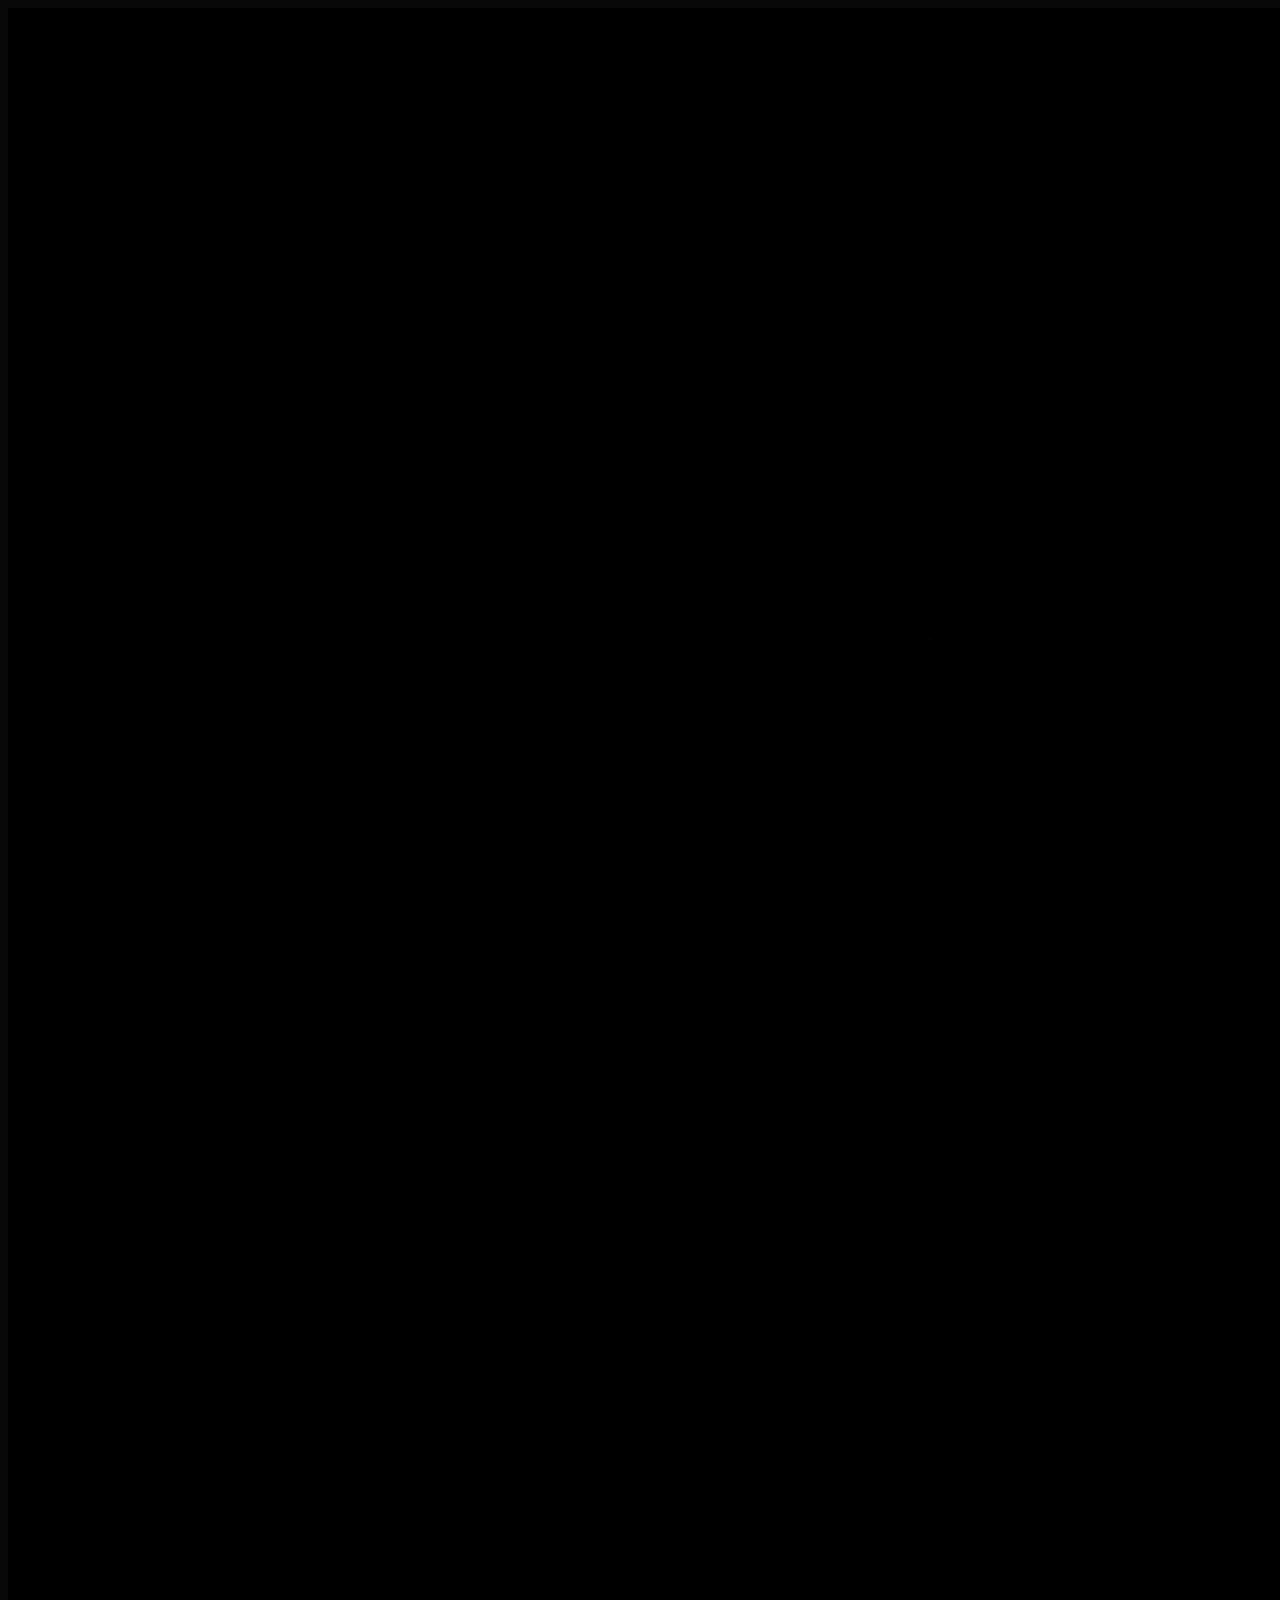
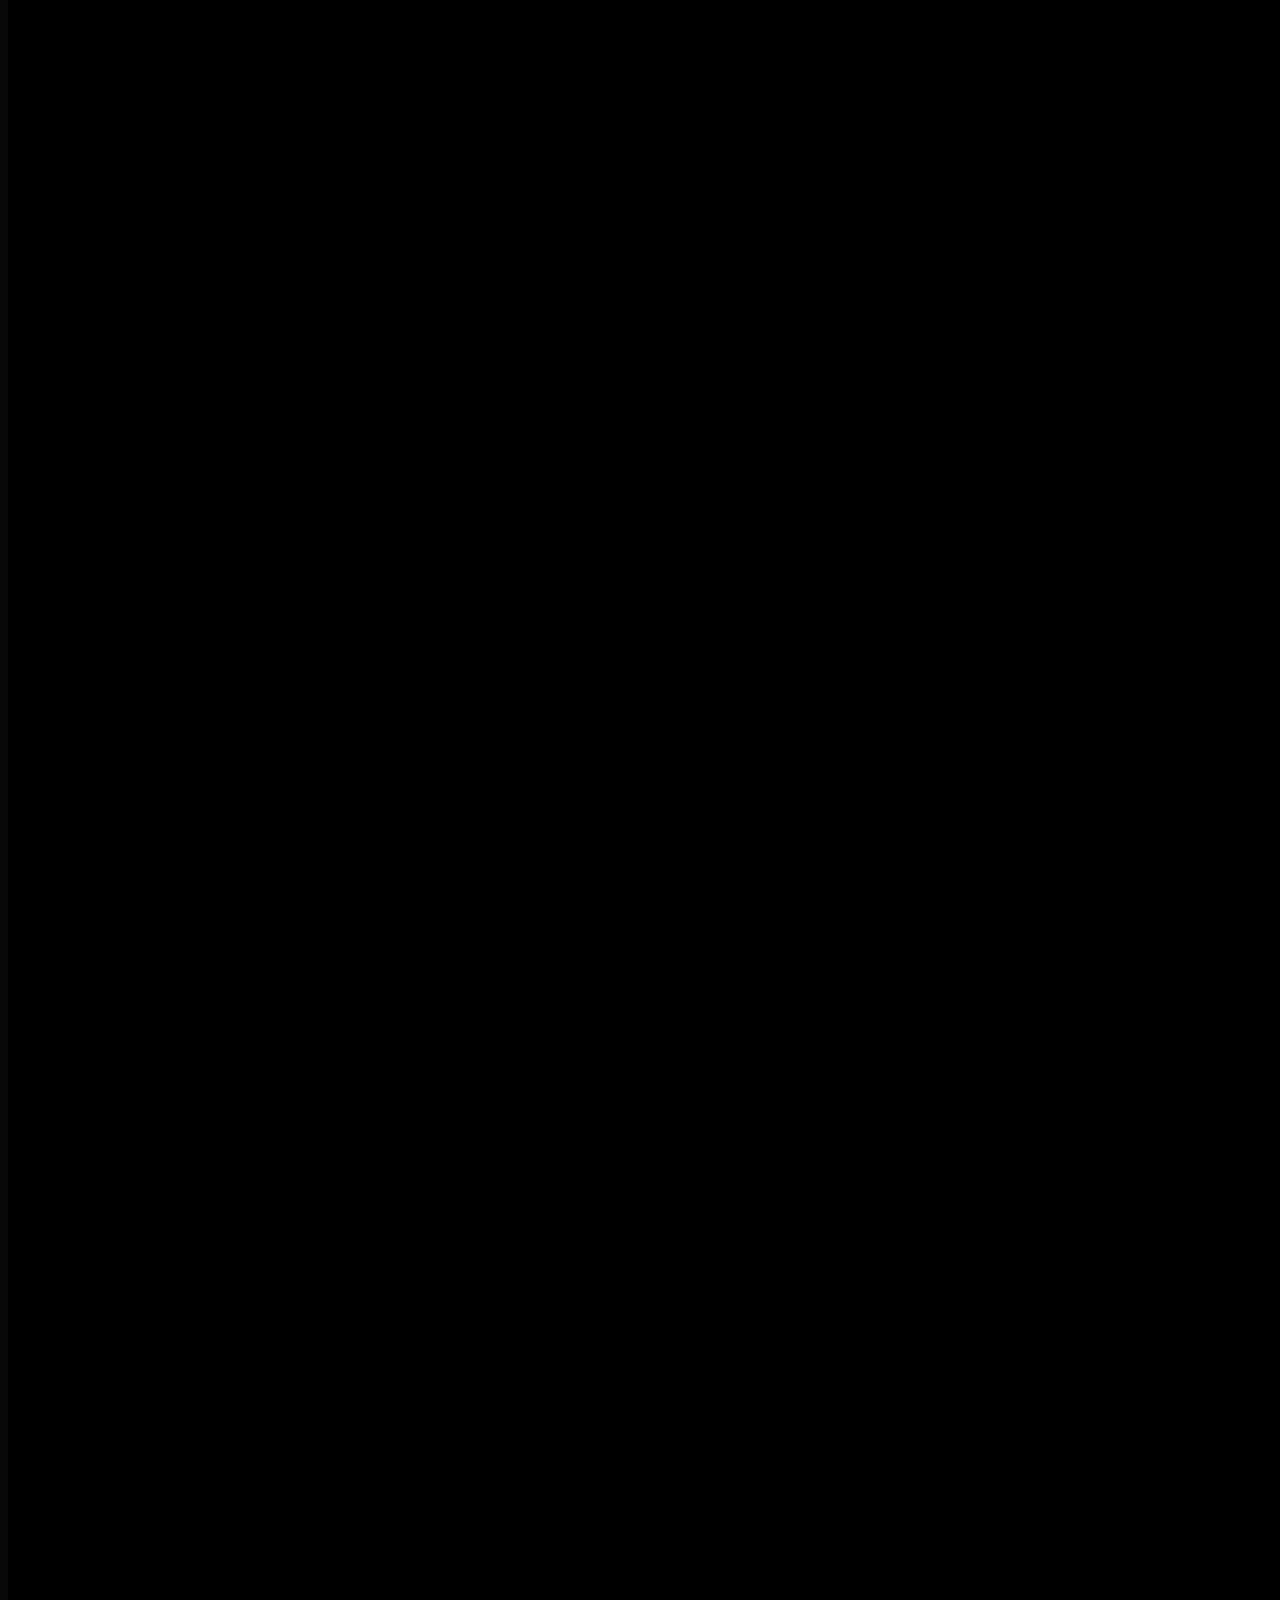
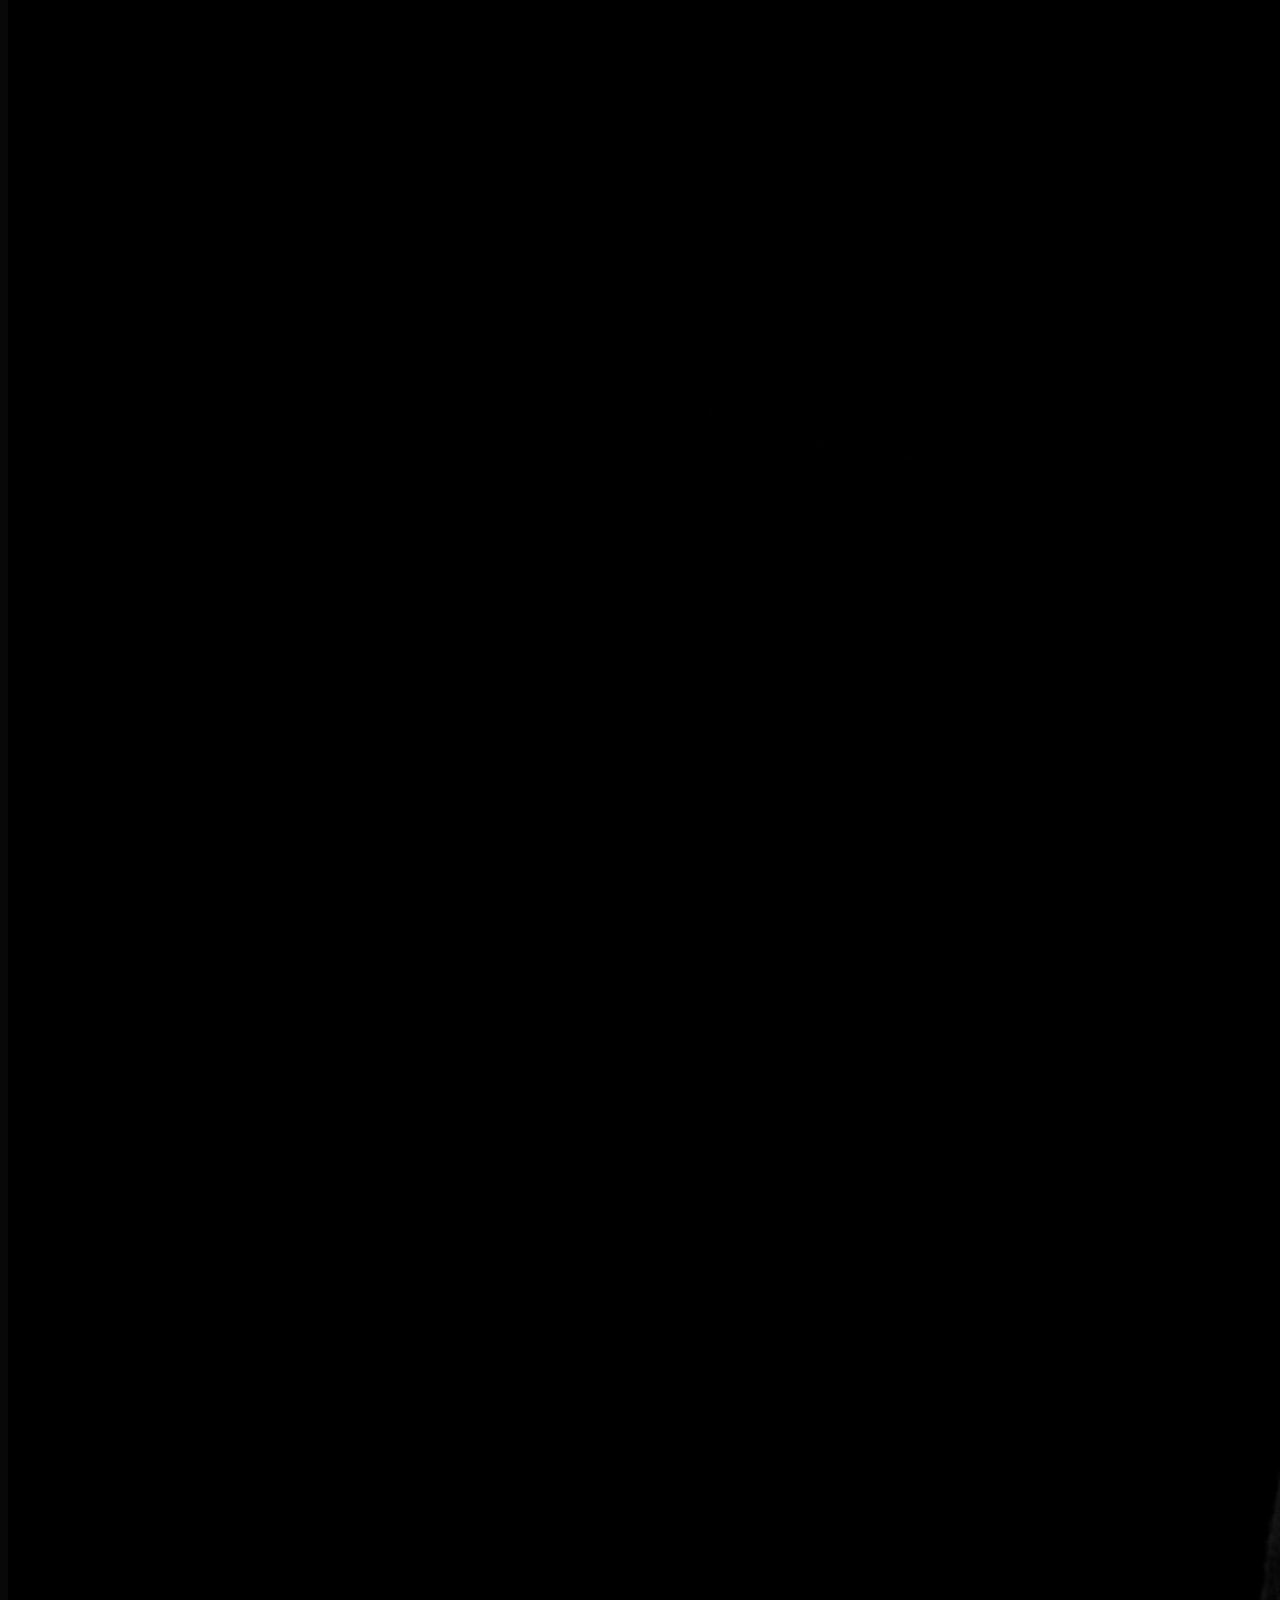
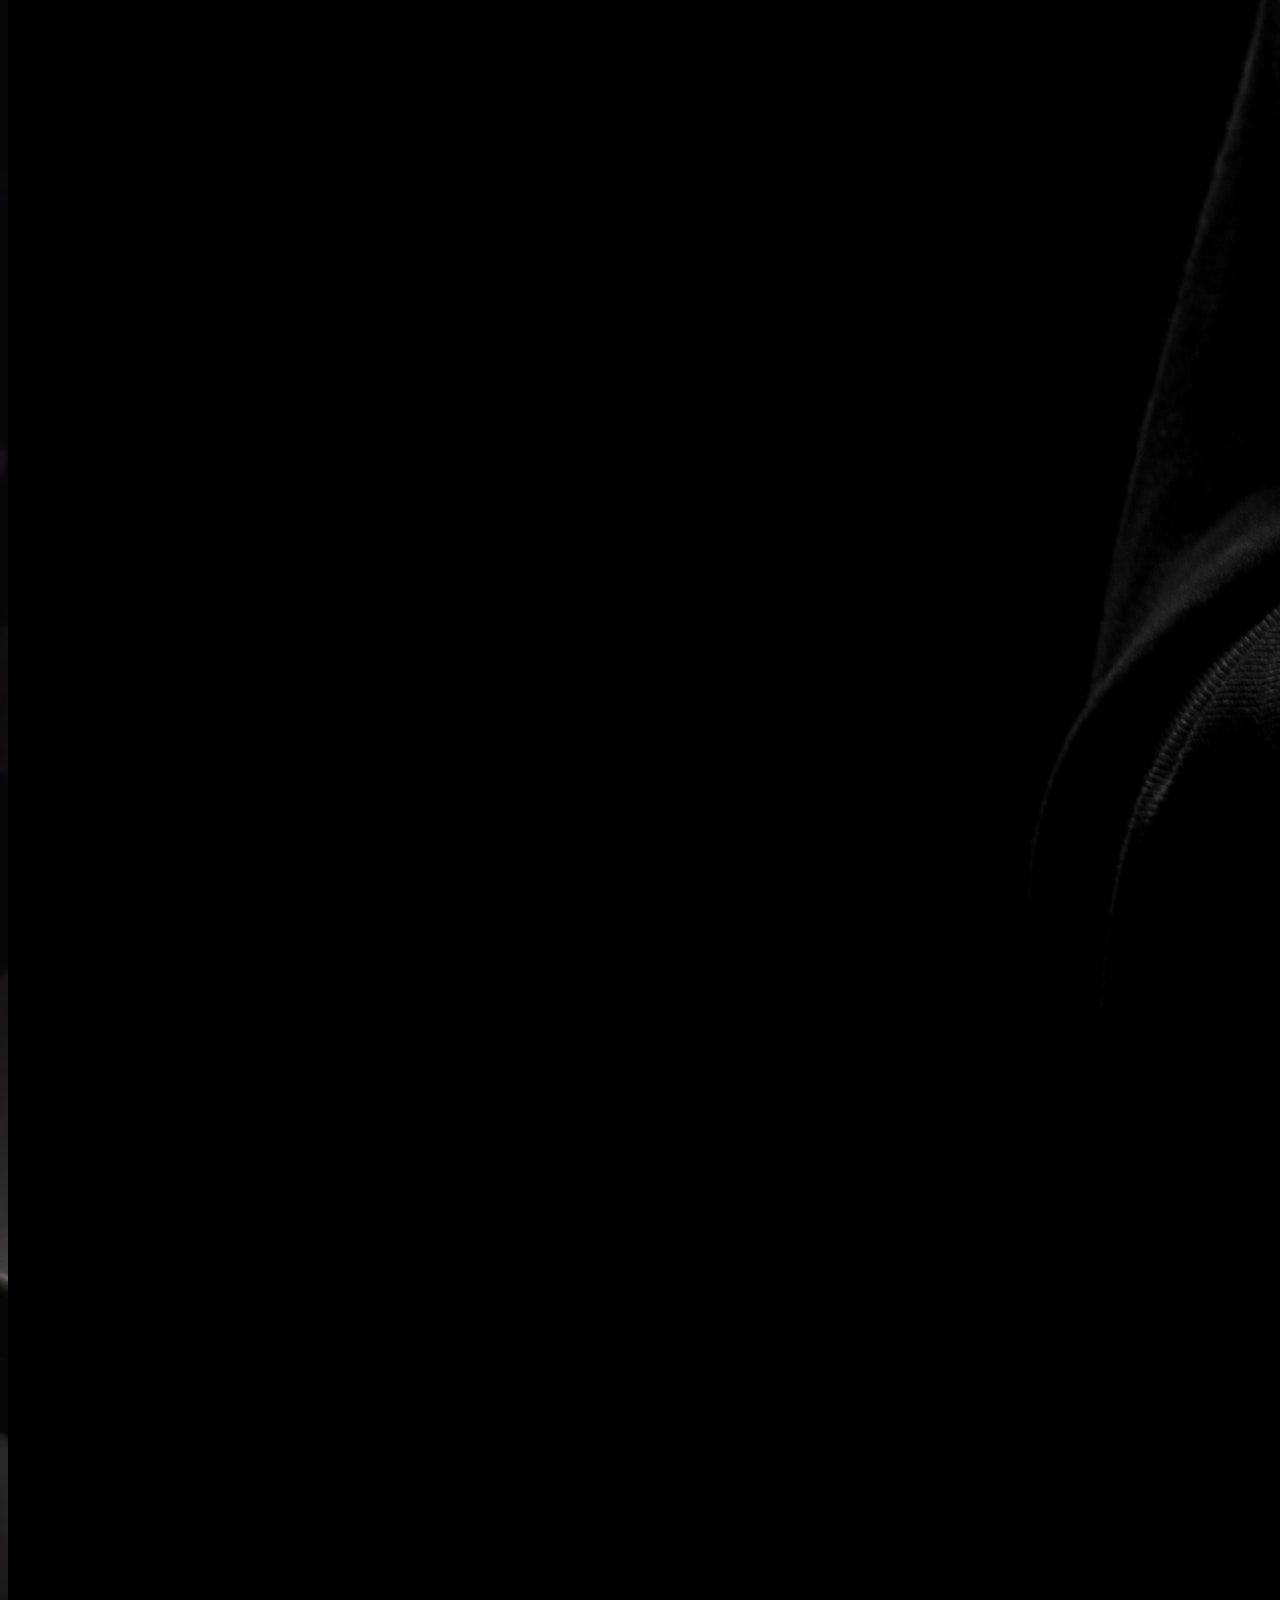
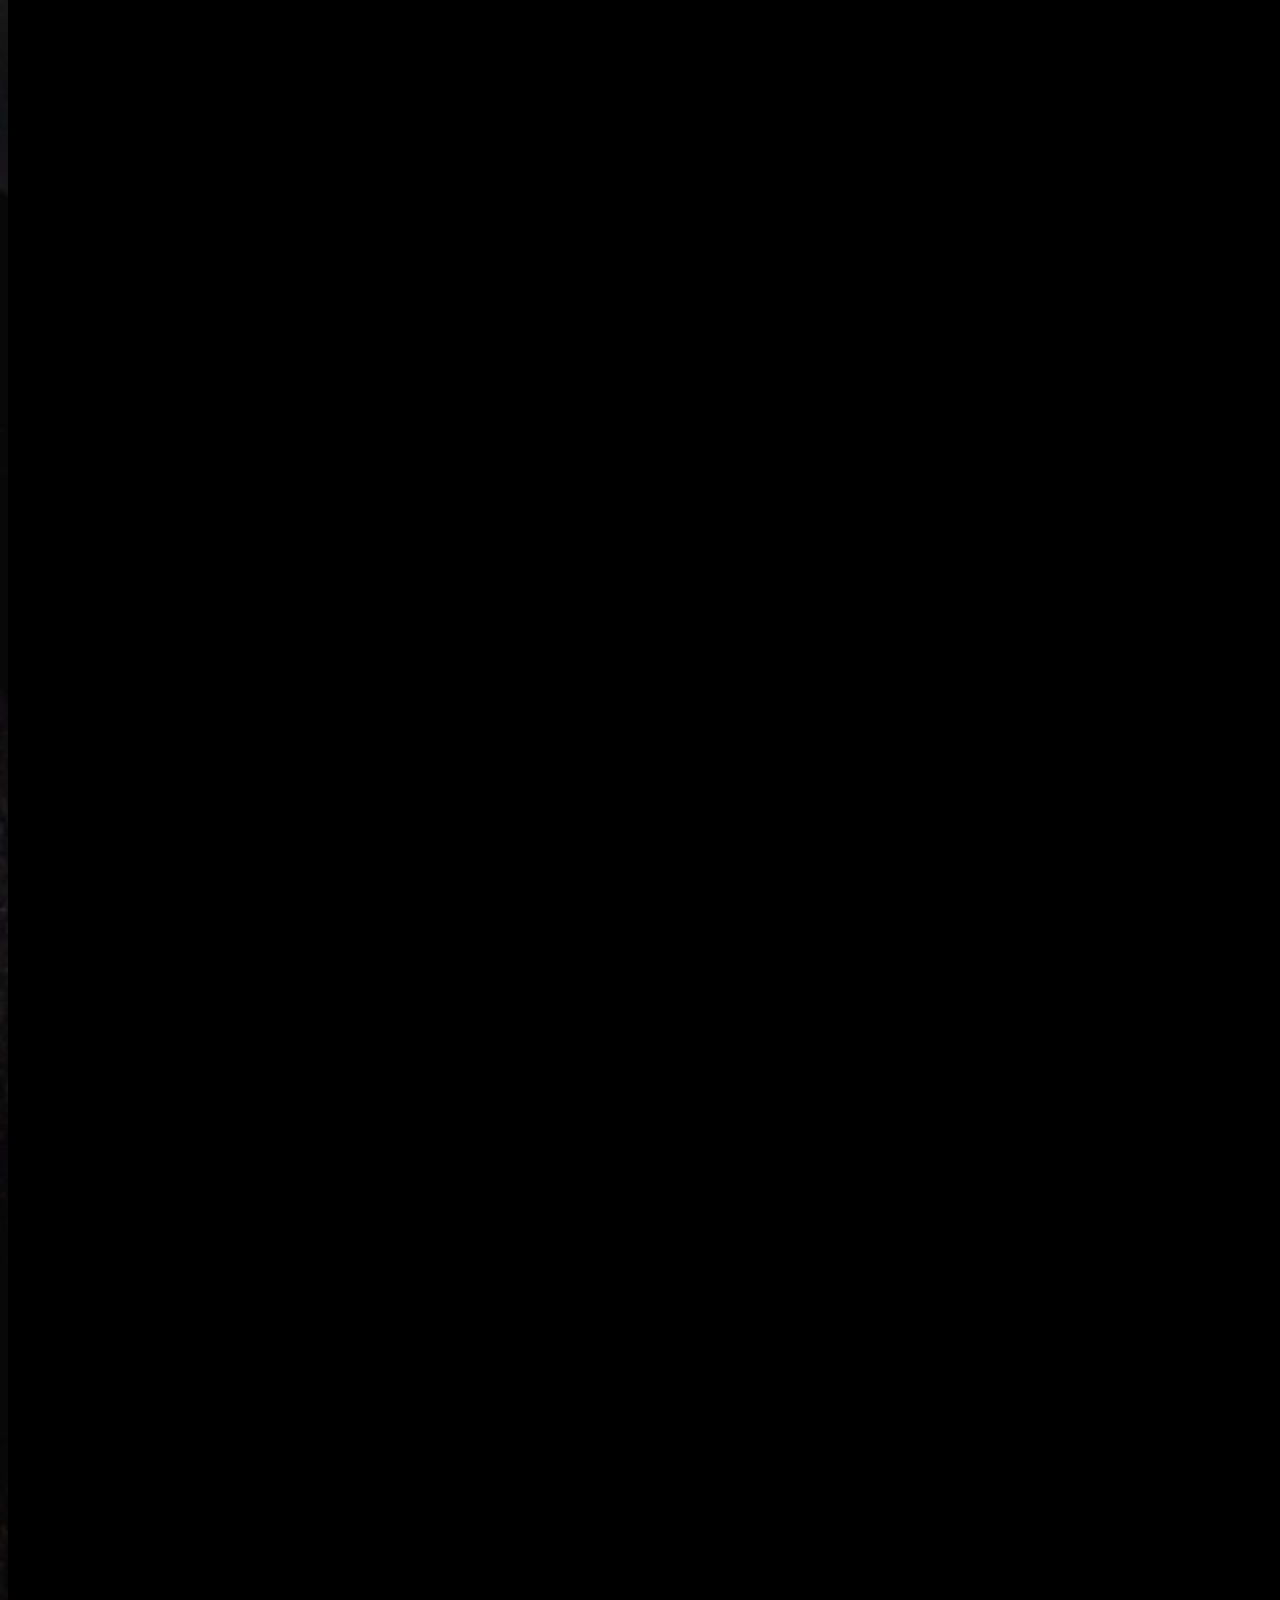
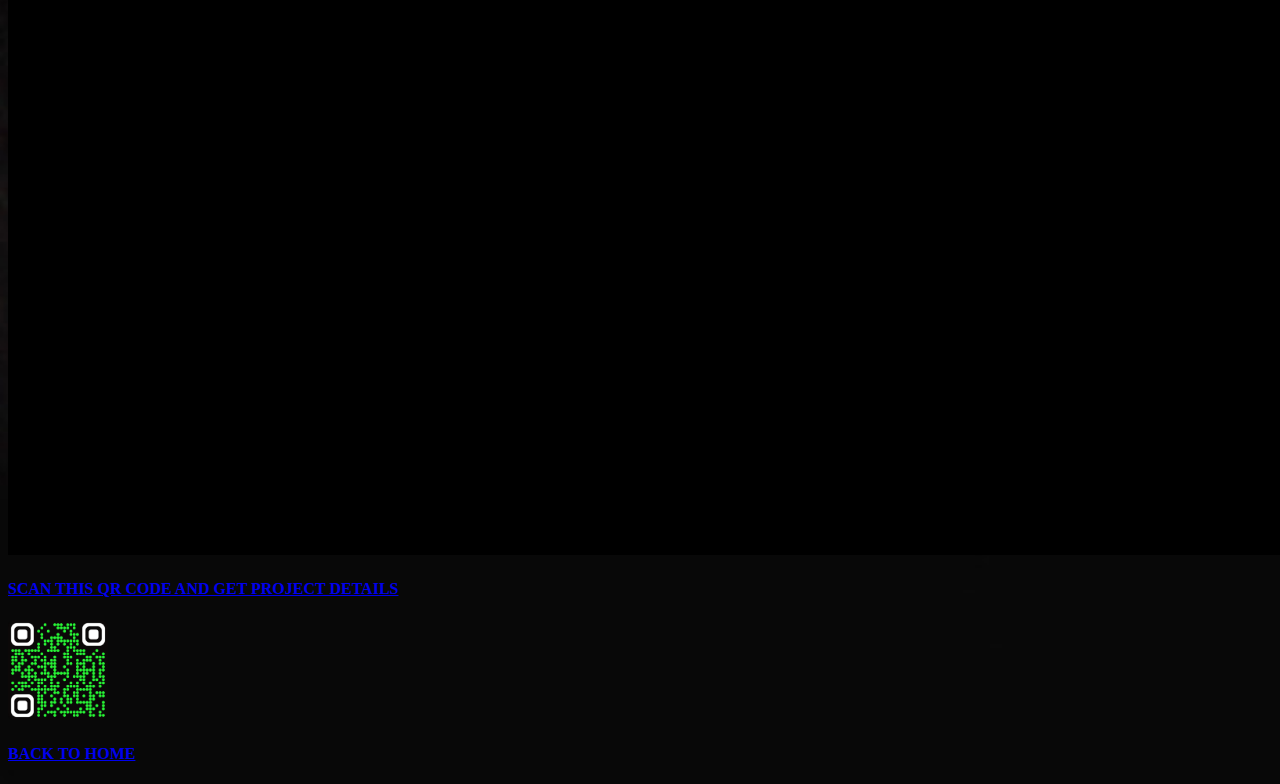
<file: excursion qr.html>
<!DOCTYPE html>
<html lang="en">

<head>
  <meta charset="UTF-8">
  <meta name="viewport" content="width=device-width, initial-scale=1.0">
  <meta http-equiv="X-UA-Compatible" content="ie=edge">
  <!-- Bootstrap CSS -->
  <link rel="stylesheet" href="https://stackpath.bootstrapcdn.com/bootstrap/4.2.1/css/bootstrap.min.css"
    integrity="sha384-GJzZqFGwb1QTTN6wy59ffF1BuGJpLSa9DkKMp0DgiMDm4iYMj70gZWKYbI706tWS" crossorigin="anonymous">
  <title>Portfolio :Shaik Wazid</title>
  <link rel="stylesheet" href="style.css">
</head>

<body class="back-image">

  <div class="card  border-5 border">
    <img src="backgrounds/background-image-12.jpg"  alt="Background image">
    <div class="card-img-overlay text-center">   
          
        
        <h4><a class=" mt-5 btn btn-danger" href="index.html">SCAN THIS QR CODE AND GET PROJECT DETAILS</a></h4>
        <div class="row">
            <div class="col-md-4"></div>
            <div class="col-md-4 mt-5">
                <img src="QR/excursion QR-1.png" width="100px" height="100px" alt="">
            </div>
        </div>

        <div class="mt-5">
            <h4><a class=" mt-5 btn btn-primary" href="projects.html">BACK TO HOME</a></h4>
        </div>
  </div>
</div>
  




  <!-- Bootstrap's JavaScript Files -->
  <script src="https://code.jquery.com/jquery-3.3.1.slim.min.js"
    integrity="sha384-q8i/X+965DzO0rT7abK41JStQIAqVgRVzpbzo5smXKp4YfRvH+8abtTE1Pi6jizo"
    crossorigin="anonymous"></script>
  <script src="https://cdnjs.cloudflare.com/ajax/libs/popper.js/1.14.6/umd/popper.min.js"
    integrity="sha384-wHAiFfRlMFy6i5SRaxvfOCifBUQy1xHdJ/yoi7FRNXMRBu5WHdZYu1hA6ZOblgut"
    crossorigin="anonymous"></script>
  <script src="https://stackpath.bootstrapcdn.com/bootstrap/4.2.1/js/bootstrap.min.js"
    integrity="sha384-B0UglyR+jN6CkvvICOB2joaf5I4l3gm9GU6Hc1og6Ls7i6U/mkkaduKaBhlAXv9k"
    crossorigin="anonymous"></script>
</body>

</html>
</file>
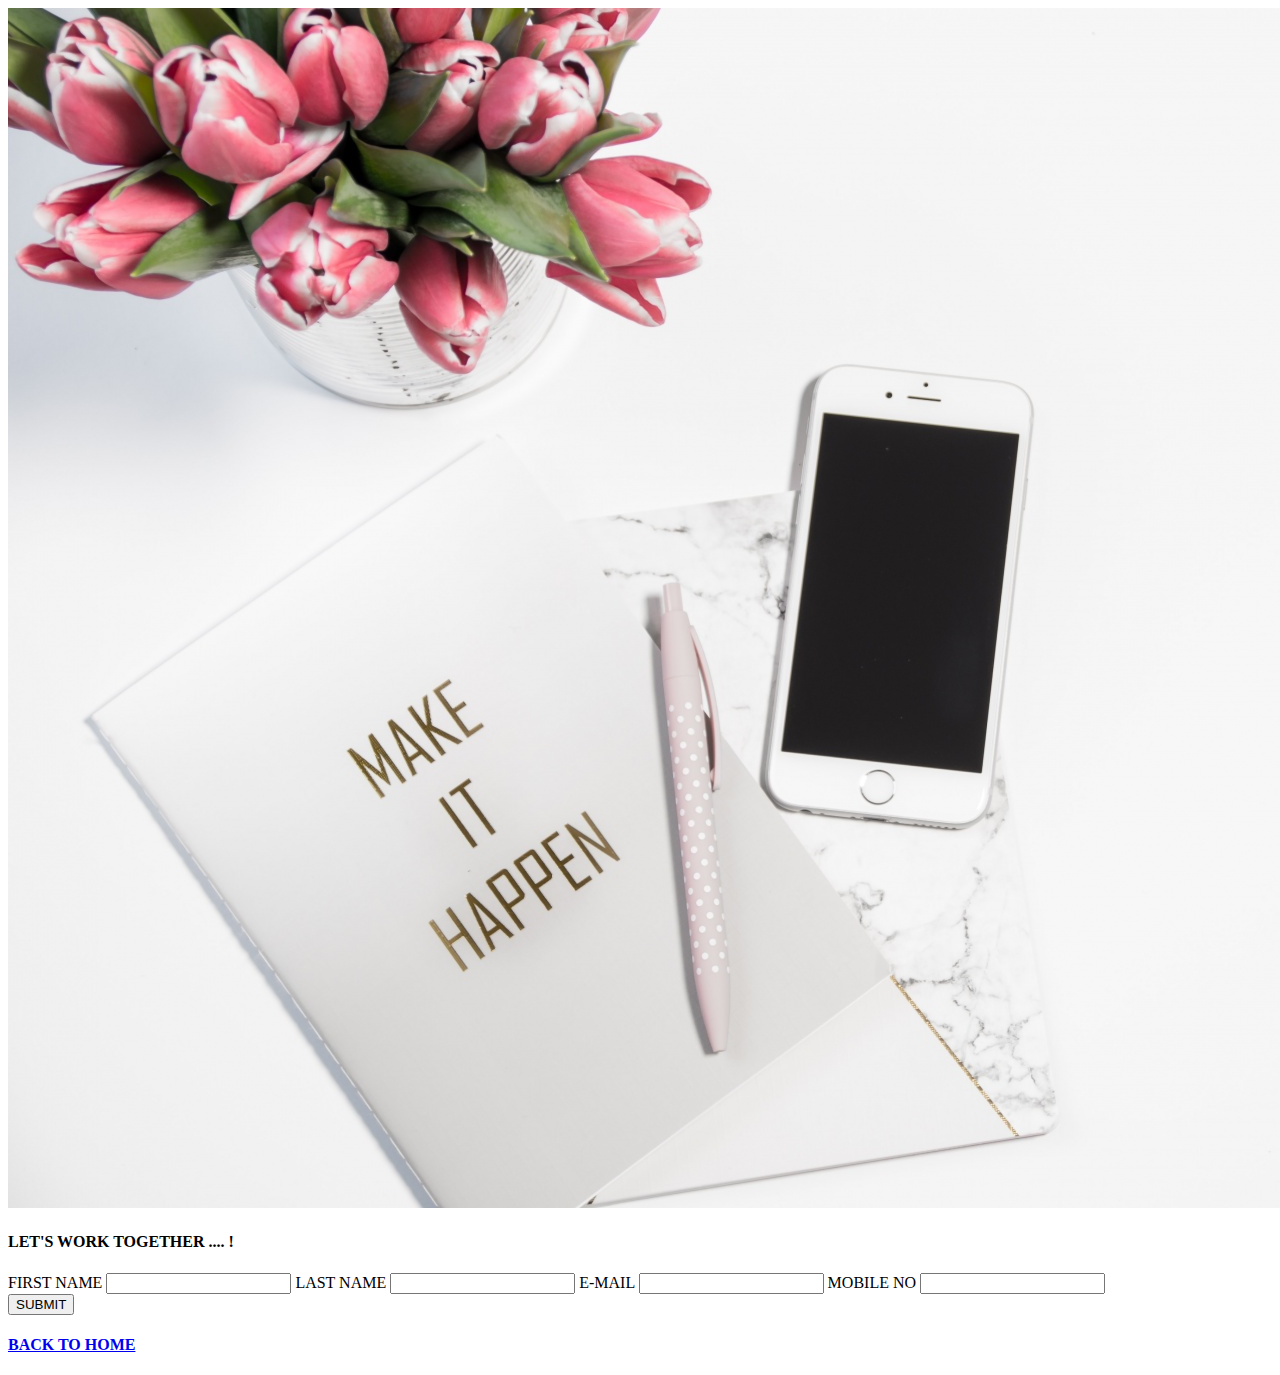
<file: join.html>
<!DOCTYPE html>
<html lang="en">

<head>
  <meta charset="UTF-8">
  <meta name="viewport" content="width=device-width, initial-scale=1.0">
  <meta http-equiv="X-UA-Compatible" content="ie=edge">
  <!-- Bootstrap CSS -->
  <link rel="stylesheet" href="https://stackpath.bootstrapcdn.com/bootstrap/4.2.1/css/bootstrap.min.css"
    integrity="sha384-GJzZqFGwb1QTTN6wy59ffF1BuGJpLSa9DkKMp0DgiMDm4iYMj70gZWKYbI706tWS" crossorigin="anonymous">
  <title>Portfolio :Shaik Wazid</title>
  <link rel="stylesheet" href="style.css">
</head>

<body>

 
  

  <div class="card border-dark sm md">
    <img src="backgrounds/background-image-2-1.jpg"  alt="Background image">
    <div class="card-img-overlay text-center"> 
  
      <!--card-1 start-->
      <h4 class="btn btn-danger p-2 font-italic">LET'S WORK TOGETHER .... !</h4>
      <div class="p-5  text-dark md-4" >
        <div class="row g-0 ">
          <div class="col-md-9">
       
            
          </div>
          <div class="card col-md-3 border-warning bg-dark rounded sm md">
            
            <label for="inputEmail4" class="form-label text-white mt-5">FIRST NAME</label>
            <input type="text" class="form-control border-warning" id="inputEmail4">
            <label for="inputEmail4" class="form-label text-white">LAST NAME</label>
            <input type="text" class="form-control border-warning" id="inputEmail4">
            <label for="inputEmail4" class="form-label text-white">E-MAIL</label>
            <input type="email" class="form-control border-warning" id="inputEmail4">
            <label for="inputnumber" class="form-label text-white">MOBILE NO</label>
            <input type="number" class="form-control border-warning" id="inputnumber">
              <div class=" mt-5 mb-5">
                <button type="submit" class="btn btn-outline-success font-weight-bold">SUBMIT</button>
              </div>
            </div>
          </div>
        </div>

      <!--card-1 end-->
    <div class="text-center">
    <h4><a class=" mt-5 btn btn-primary mb-5" href="index.html">BACK TO HOME</a></h4>
    </div>
</div>
</div>



  <!-- Bootstrap's JavaScript Files -->
  <script src="https://code.jquery.com/jquery-3.3.1.slim.min.js"
    integrity="sha384-q8i/X+965DzO0rT7abK41JStQIAqVgRVzpbzo5smXKp4YfRvH+8abtTE1Pi6jizo"
    crossorigin="anonymous"></script>
  <script src="https://cdnjs.cloudflare.com/ajax/libs/popper.js/1.14.6/umd/popper.min.js"
    integrity="sha384-wHAiFfRlMFy6i5SRaxvfOCifBUQy1xHdJ/yoi7FRNXMRBu5WHdZYu1hA6ZOblgut"
    crossorigin="anonymous"></script>
  <script src="https://stackpath.bootstrapcdn.com/bootstrap/4.2.1/js/bootstrap.min.js"
    integrity="sha384-B0UglyR+jN6CkvvICOB2joaf5I4l3gm9GU6Hc1og6Ls7i6U/mkkaduKaBhlAXv9k"
    crossorigin="anonymous"></script>
</body>

</html>
</file>
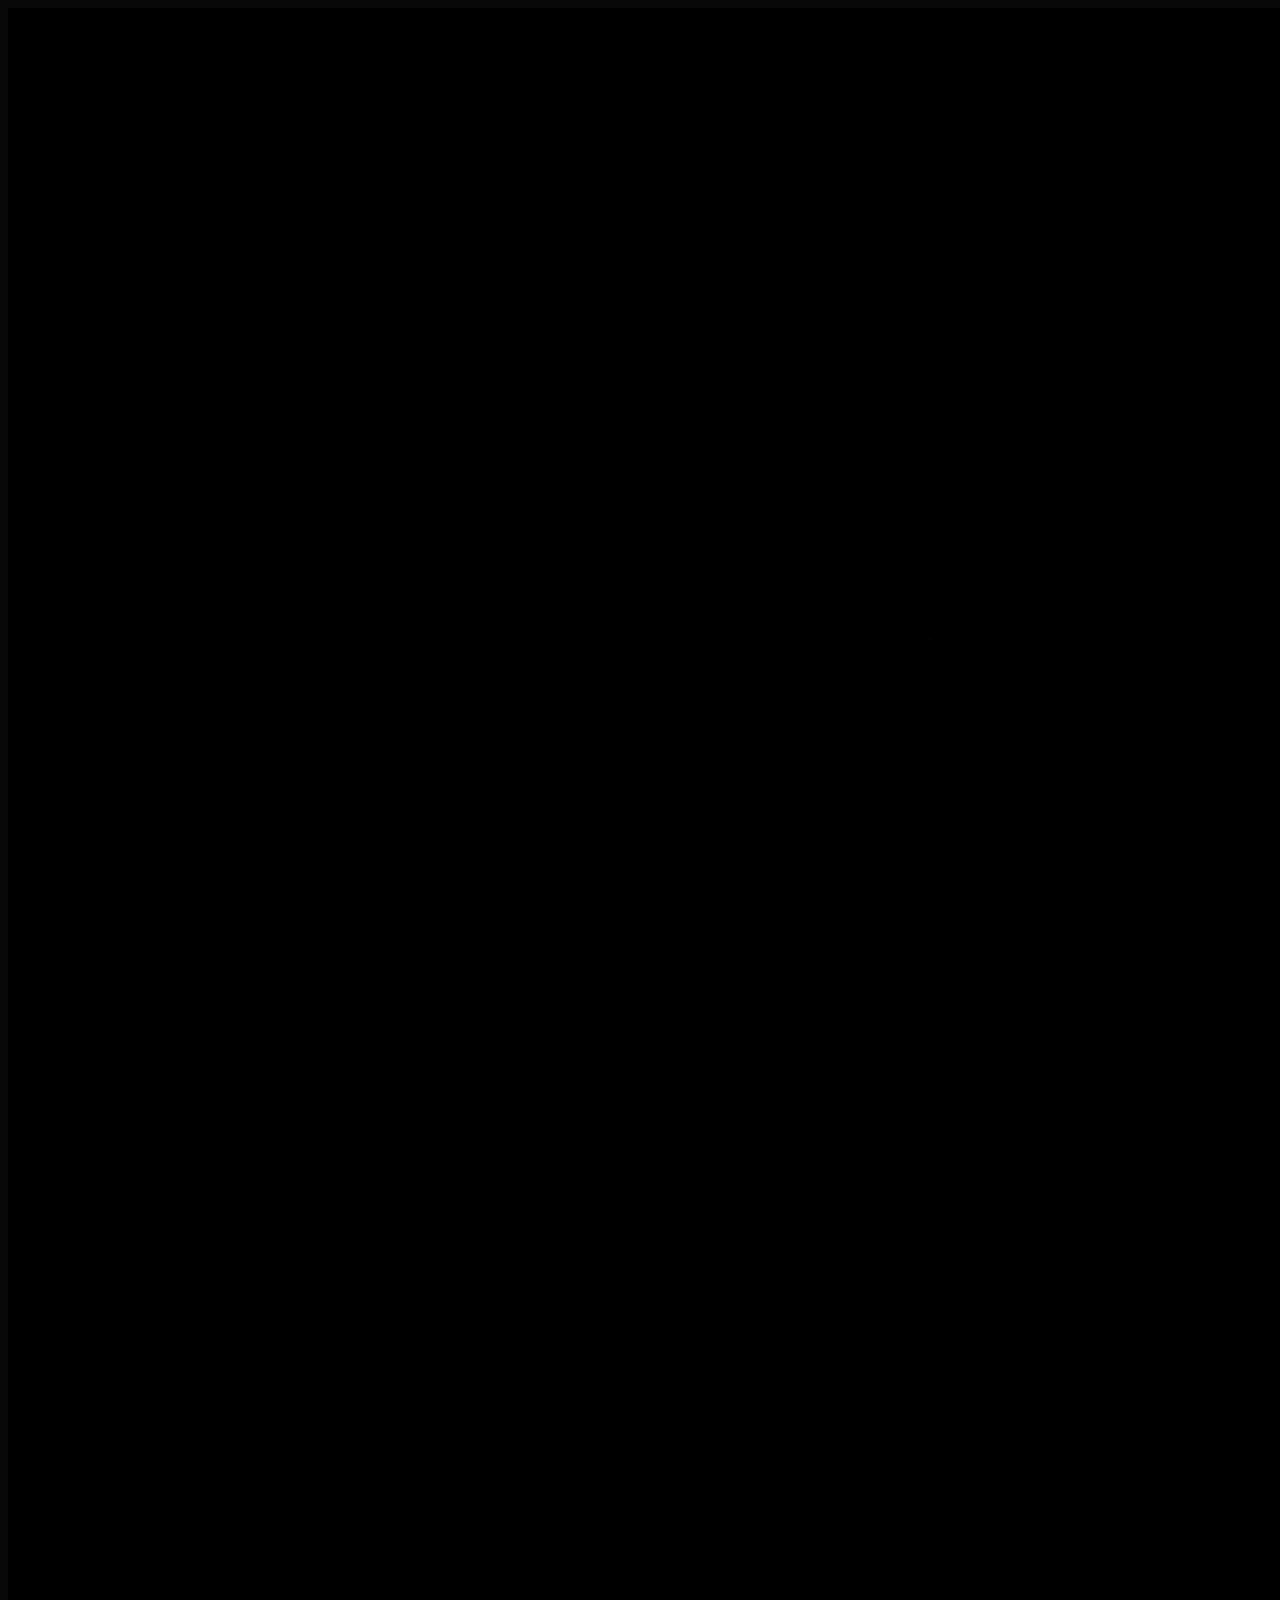
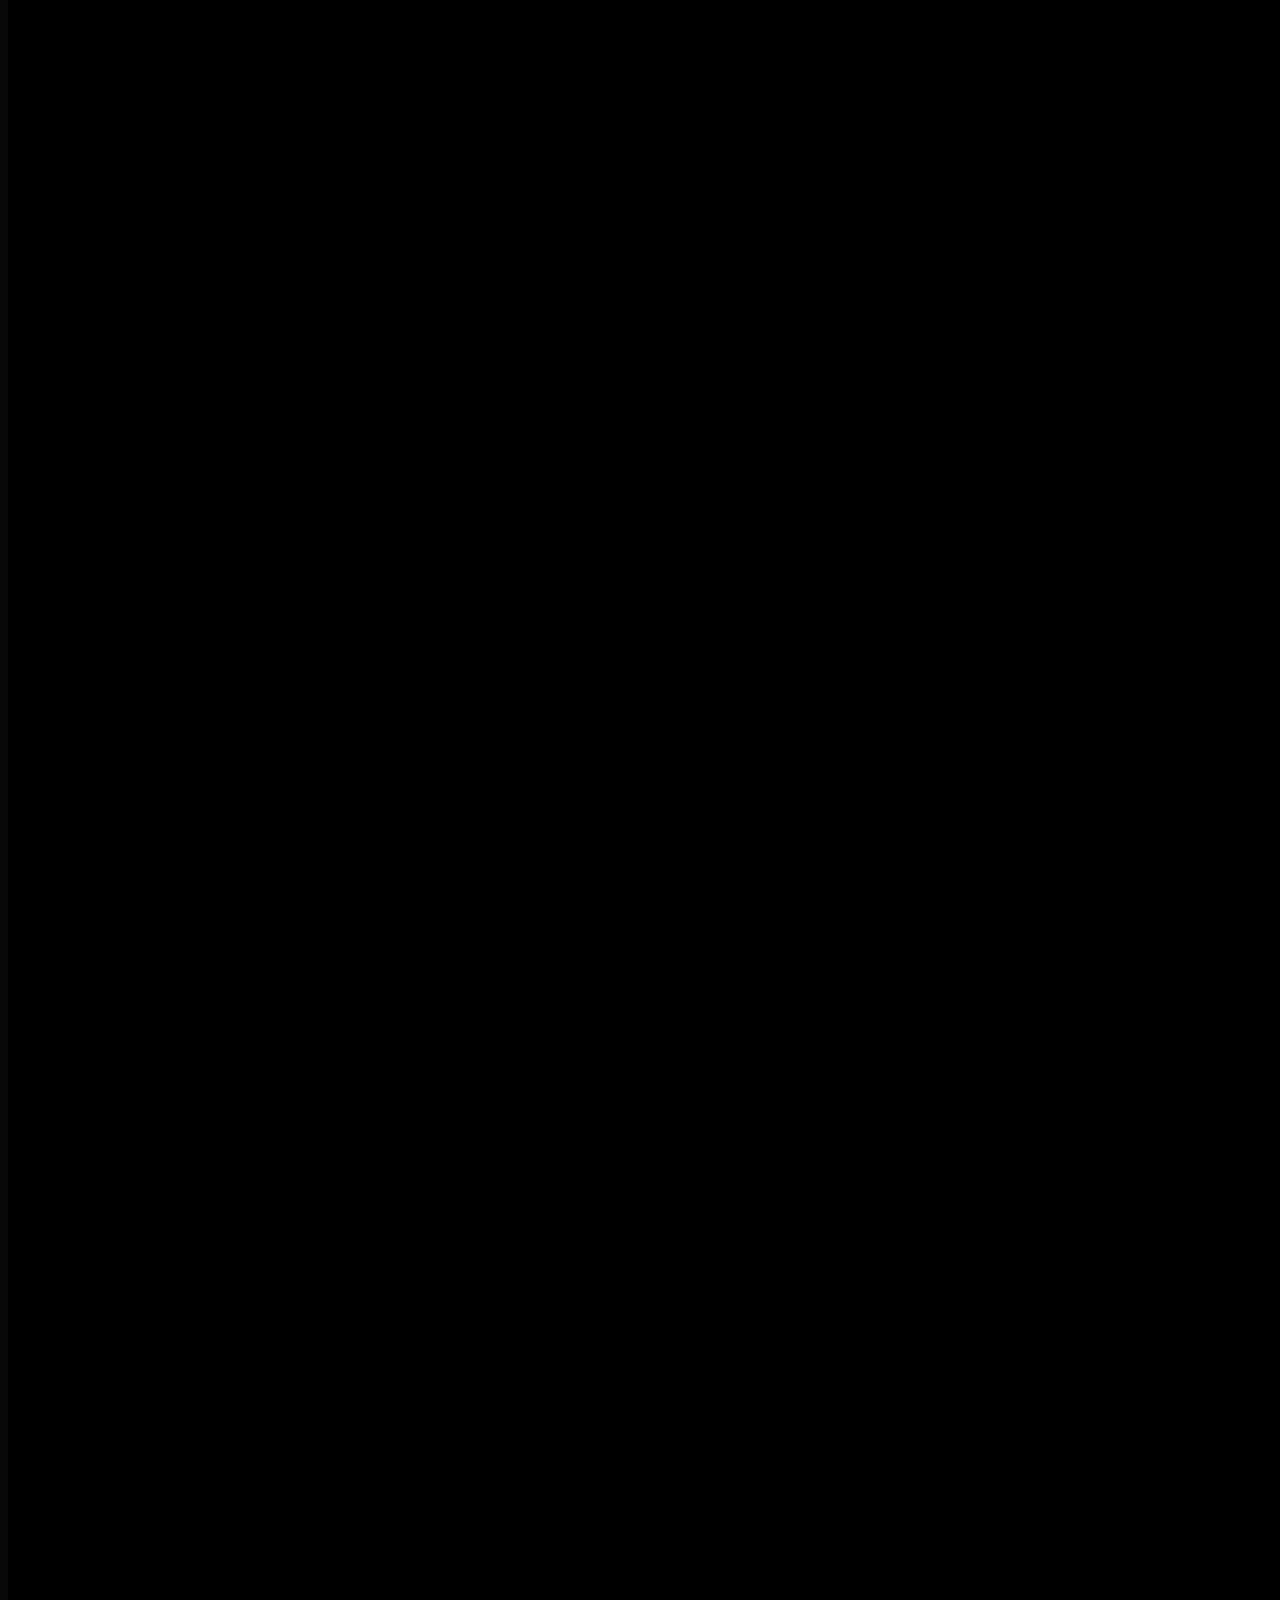
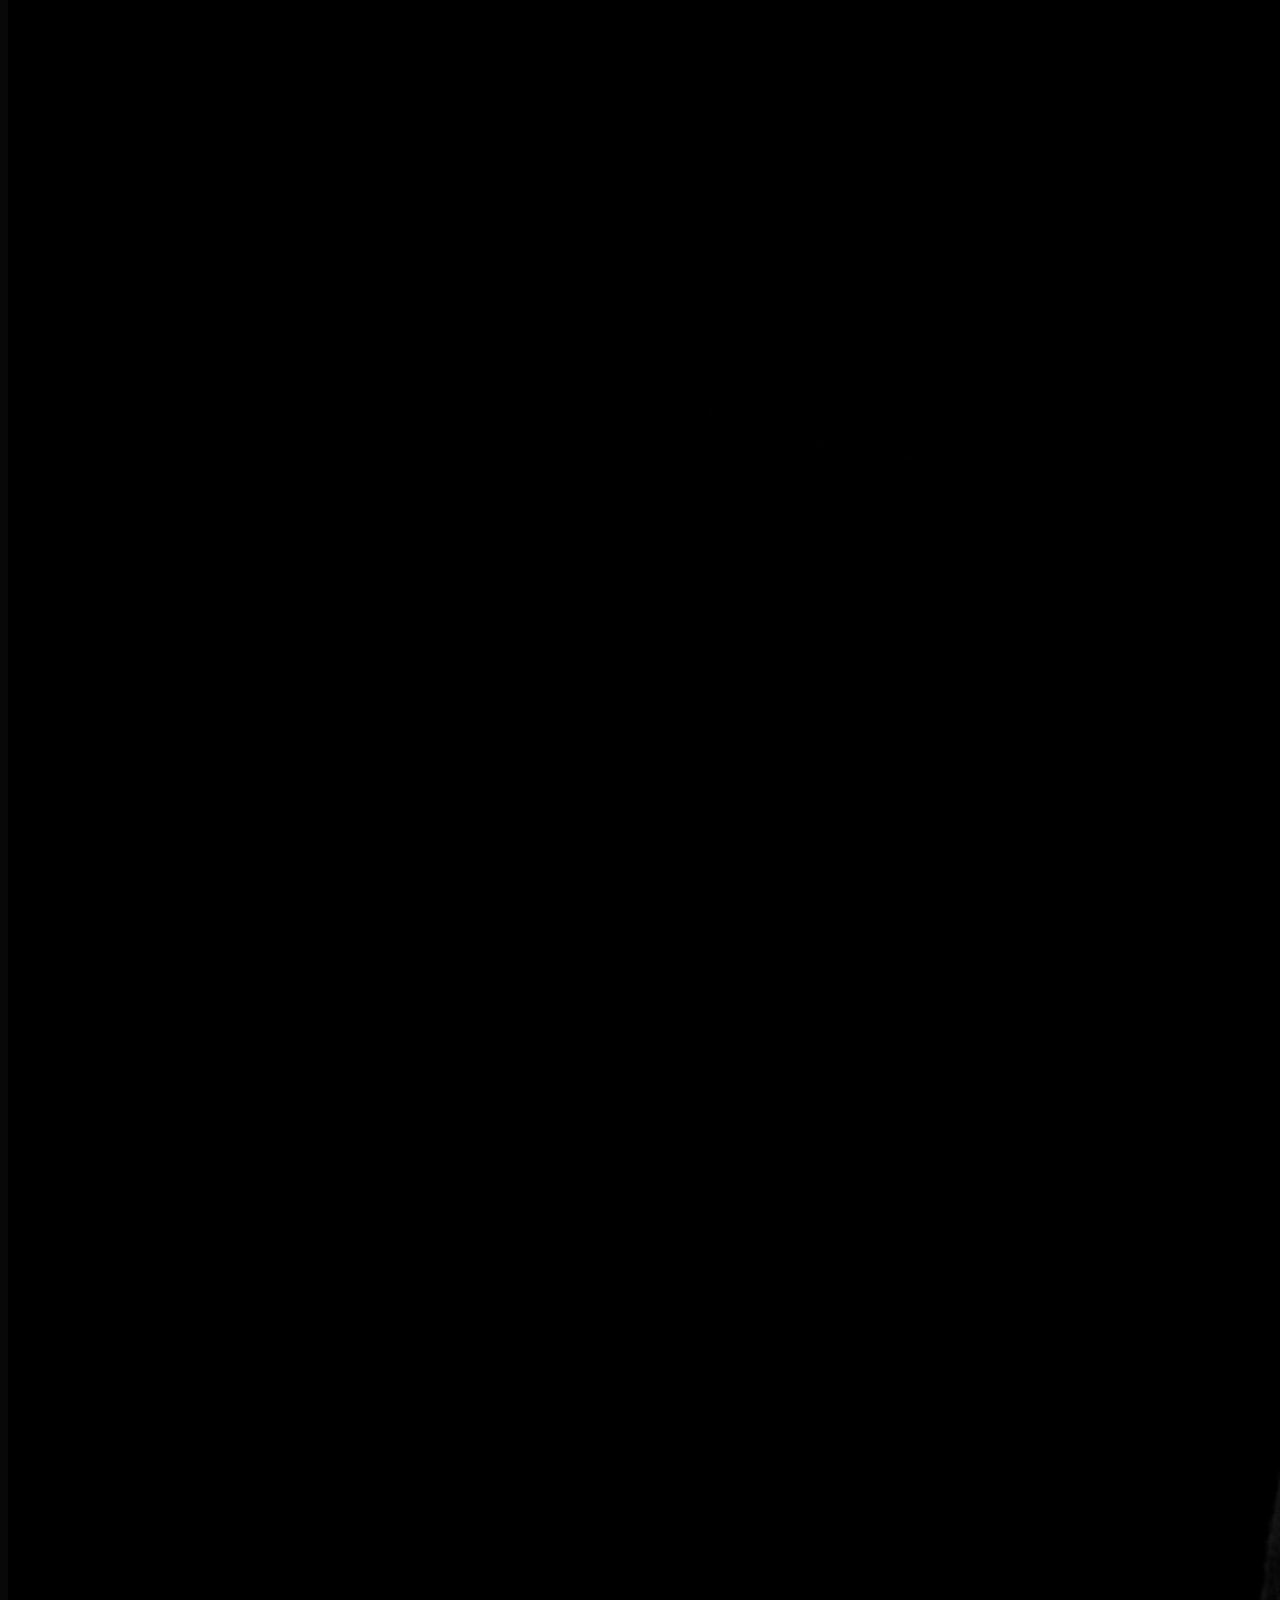
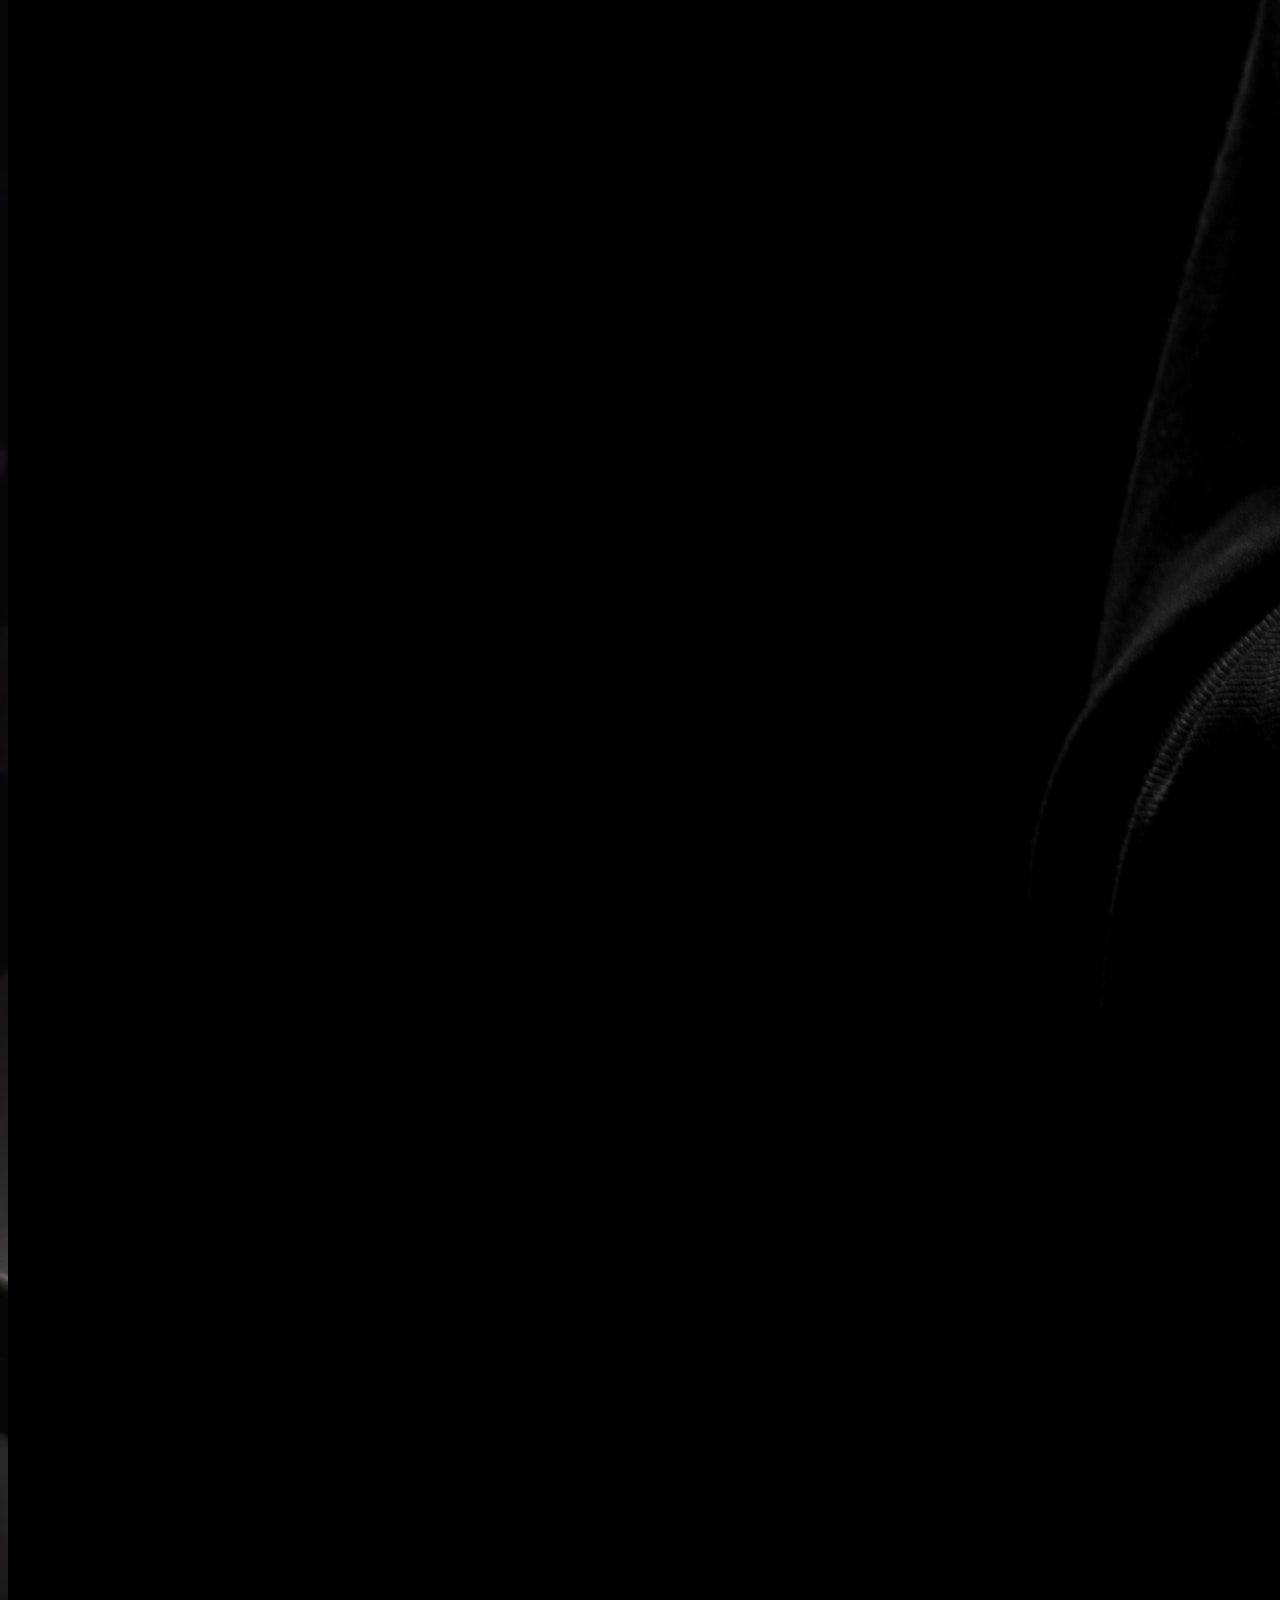
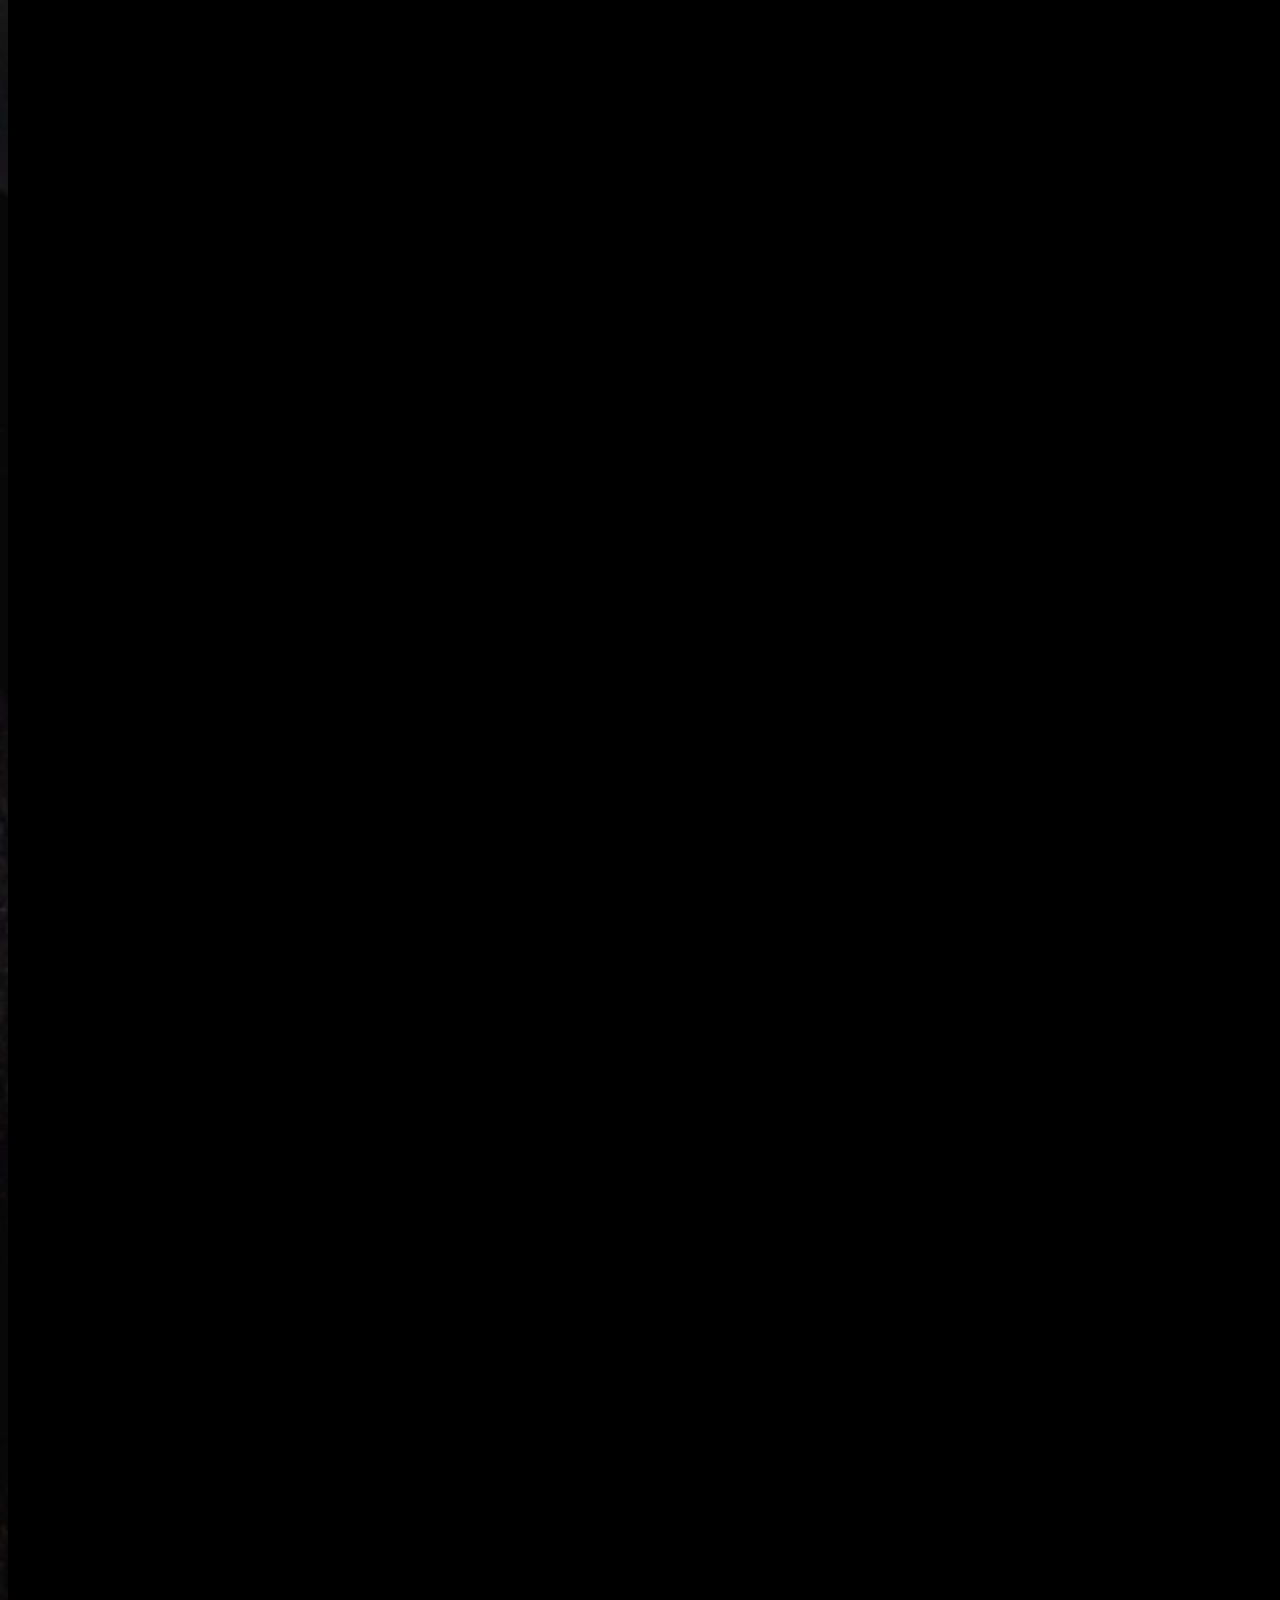
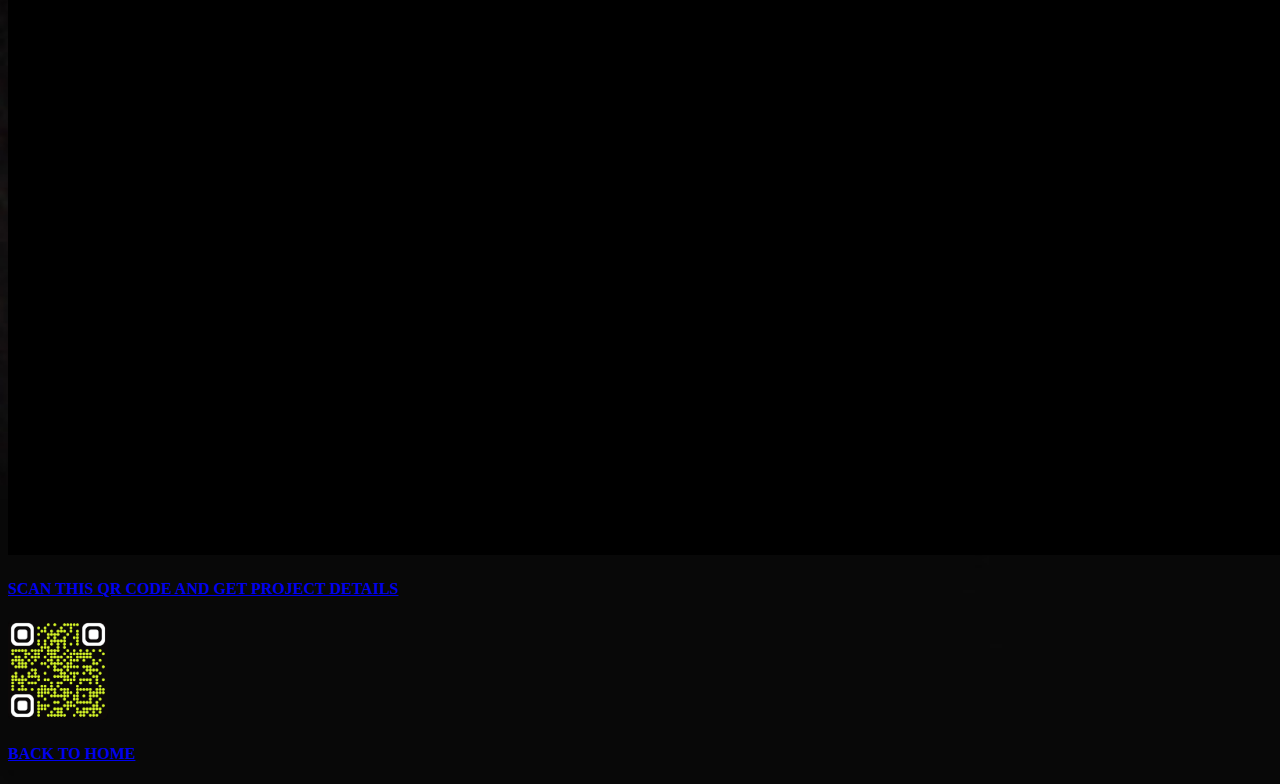
<file: Portfolio QR code.html>
<!DOCTYPE html>
<html lang="en">

<head>
  <meta charset="UTF-8">
  <meta name="viewport" content="width=device-width, initial-scale=1.0">
  <meta http-equiv="X-UA-Compatible" content="ie=edge">
  <!-- Bootstrap CSS -->
  <link rel="stylesheet" href="https://stackpath.bootstrapcdn.com/bootstrap/4.2.1/css/bootstrap.min.css"
    integrity="sha384-GJzZqFGwb1QTTN6wy59ffF1BuGJpLSa9DkKMp0DgiMDm4iYMj70gZWKYbI706tWS" crossorigin="anonymous">
  <title>Portfolio :Shaik Wazid</title>
  <link rel="stylesheet" href="style.css">
</head>

<body class="back-image">

  <div class="card  border-5 border">
    <img src="backgrounds/background-image-12.jpg"  alt="Background image">
    <div class="card-img-overlay text-center">   
          
        
        <h4><a class=" mt-5 btn btn-danger" href="index.html">SCAN THIS QR CODE AND GET PROJECT DETAILS</a></h4>
        <div class="row">
            <div class="col-md-4"></div>
            <div class="col-md-4 mt-5">
                <img src="QR/portfolio QR.png" width="100px" height="100px" alt="">
            </div>
        </div>

        <div class="mt-5">
            <h4><a class=" mt-5 btn btn-primary" href="index.html">BACK TO HOME</a></h4>
        </div>
        
  </div>
</div>
  




  <!-- Bootstrap's JavaScript Files -->
  <script src="https://code.jquery.com/jquery-3.3.1.slim.min.js"
    integrity="sha384-q8i/X+965DzO0rT7abK41JStQIAqVgRVzpbzo5smXKp4YfRvH+8abtTE1Pi6jizo"
    crossorigin="anonymous"></script>
  <script src="https://cdnjs.cloudflare.com/ajax/libs/popper.js/1.14.6/umd/popper.min.js"
    integrity="sha384-wHAiFfRlMFy6i5SRaxvfOCifBUQy1xHdJ/yoi7FRNXMRBu5WHdZYu1hA6ZOblgut"
    crossorigin="anonymous"></script>
  <script src="https://stackpath.bootstrapcdn.com/bootstrap/4.2.1/js/bootstrap.min.js"
    integrity="sha384-B0UglyR+jN6CkvvICOB2joaf5I4l3gm9GU6Hc1og6Ls7i6U/mkkaduKaBhlAXv9k"
    crossorigin="anonymous"></script>
</body>

</html>
</file>
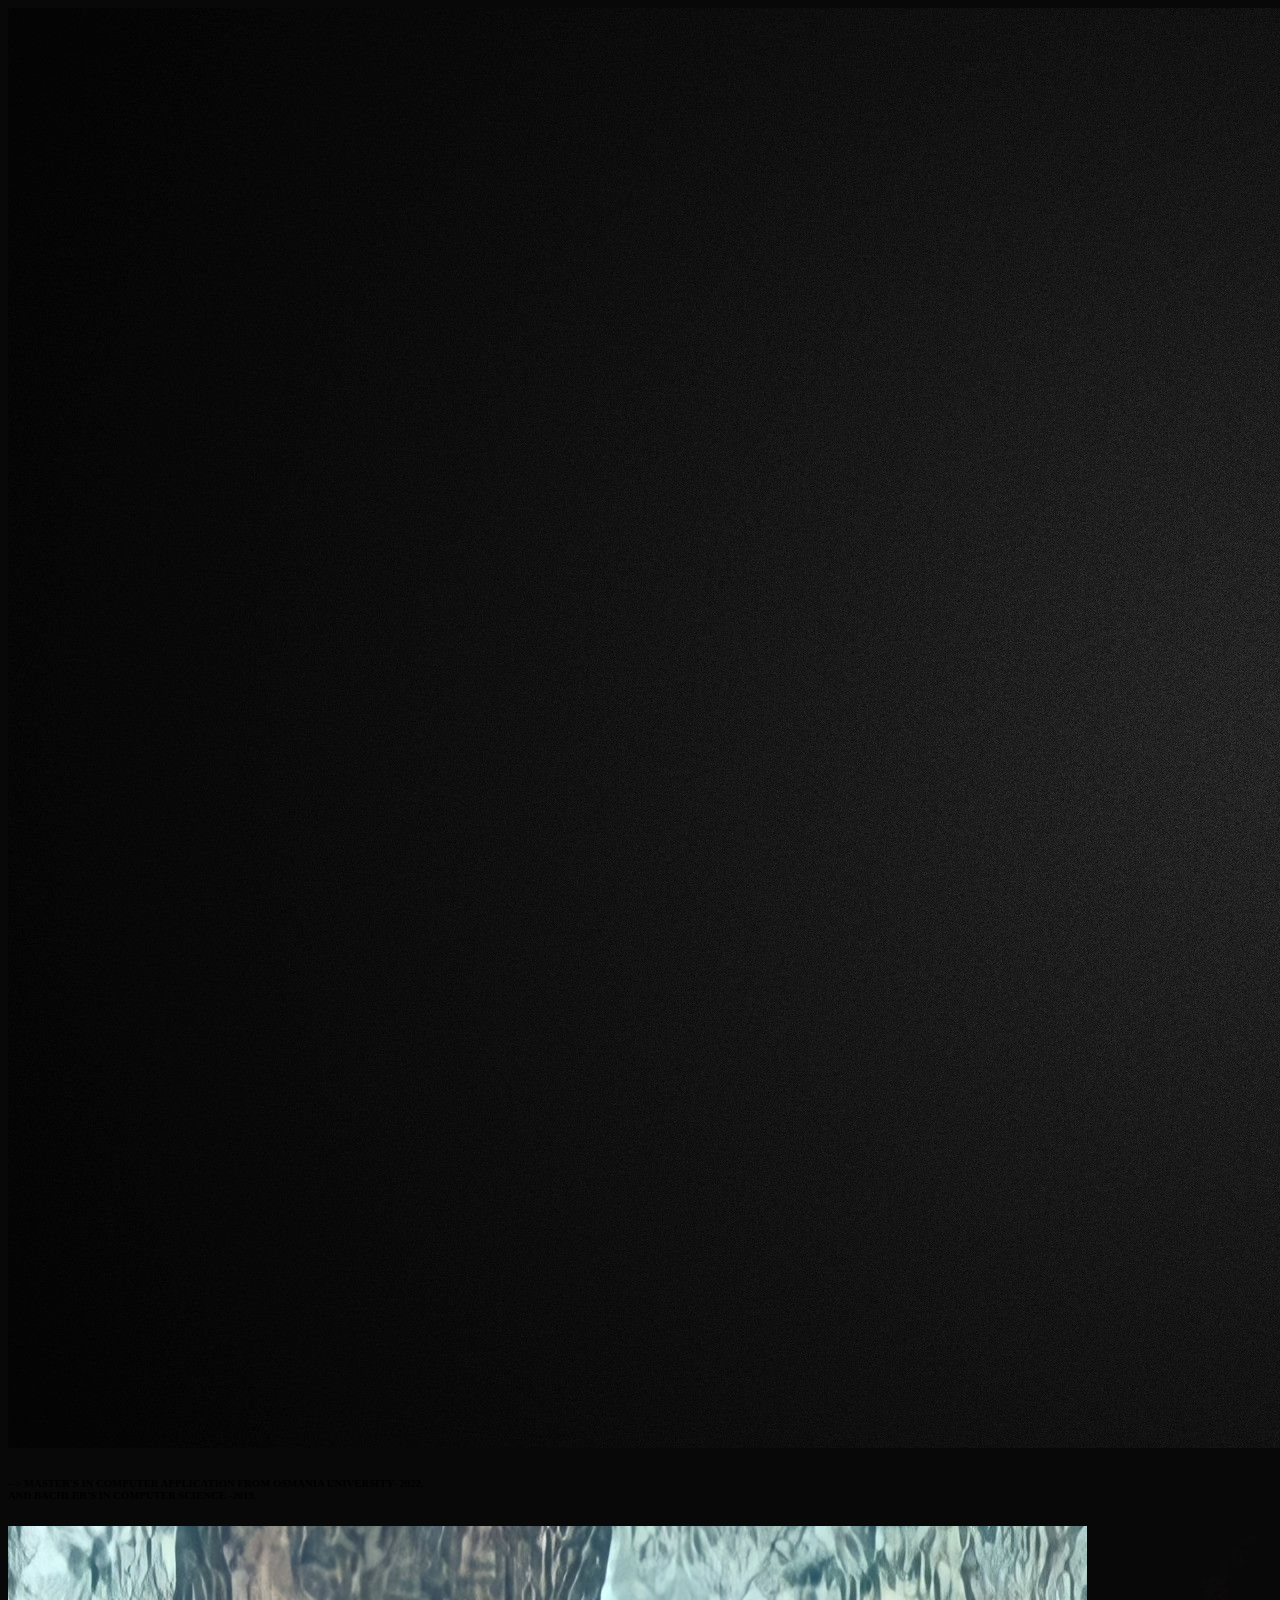
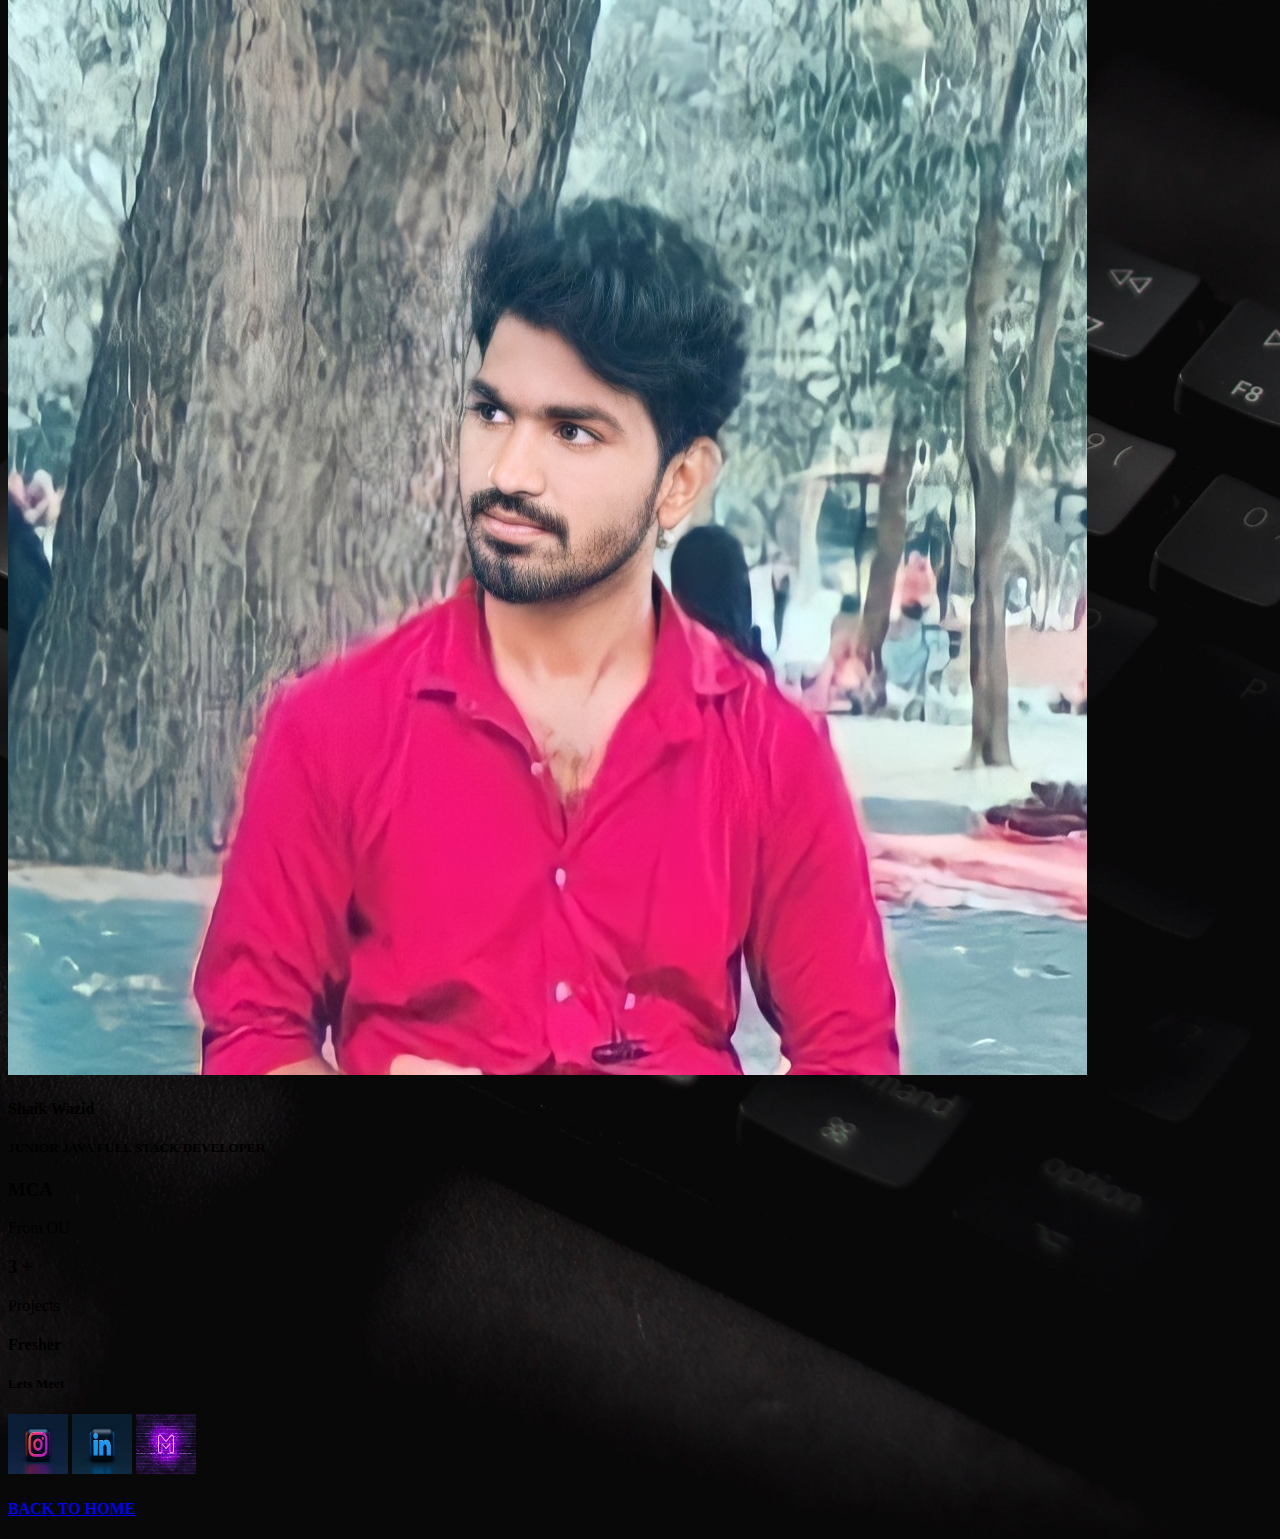
<file: PROFILE.html>
<!DOCTYPE html>
<html lang="en">

<head>
  <meta charset="UTF-8">
  <meta name="viewport" content="width=device-width, initial-scale=1.0">
  <meta http-equiv="X-UA-Compatible" content="ie=edge">
  <!-- Bootstrap CSS -->
  <link rel="stylesheet" href="https://stackpath.bootstrapcdn.com/bootstrap/4.2.1/css/bootstrap.min.css"
    integrity="sha384-GJzZqFGwb1QTTN6wy59ffF1BuGJpLSa9DkKMp0DgiMDm4iYMj70gZWKYbI706tWS" crossorigin="anonymous">
  <title>Portfolio :Shaik Wazid</title>
  <link rel="stylesheet" href="style.css">
</head>

<body class="back-image">

 
  

  <div class="card sm md lg border-dark">
      <img src="backgrounds/background-image-10.jpg" class="card-img" alt="...">
      <div class="card-img-overlay ">
                
       <div class="text-left">
        <h6 class=" btn text-white font-italic"> --> MASTER'S IN COMPUTER APPLICATION FROM OSMANIA UNIVERSITY- <span class="text-muted">2022. </span><br>AND BACHLER'S IN COMPUTER SCIENCE -<span class="text-muted">2019.</span></h6>
       </div>


        <!--profile start-->
    
        <div class=" p-5 mb-3">
          <div class="row">
            <div class="col-md-4">
              <img src="profile-photo.jpg" class="img-fluid mb-0 rounded-circle" alt="Shaik Wazid">
              <div class=" text-success md-4 text-center font-italic">
                <h4 class="mt-0 text-warning  text-center ">Shaik Wazid</h4>
                <h5>JUNIOR JAVA FULL STACK DEVELOPER</h5>
            </div>
            </div>
            <div class="col-md-2">
              
            </div>

            <div class="col-md-6">
              
                       <!--qualification start-->
            <div class="text-center mt-5 text-warning  p-3">
               <div class="row align-items-start">
                  <div class="col border-right border-danger">
                    <h3>MCA</h3>
                    <p>From OU</p>
                  </div>
                 <div class="col border-right border-danger">
                    <h3>3 +</h3>
                    <p>Projects</p>
                 </div>
                 <div class="col">
                   <h4>Fresher</h4>
                 </div>
              </div>
           </div>
        <!--qualification end-->
            

          <!--socila media start-->
          <div class="text-center text-white">
            <h5>Lets Meet</h5>
            <a href="https://www.instagram.com/simplymannerism/"><img class="rounded-circle mr-3 mt-3 border-2 border-dark" src="PROFILE LOGOS/new Insta.jfif" width="60px" height="60px" alt="instagram"></a>
           <a href="https://www.linkedin.com/in/shaik-wazid-774868265/"> <img class="rounded-circle mr-3 mt-3 border-2 border-dark" src="PROFILE LOGOS/new linkdin.jfif"  width="60px" height="60px"  alt="linkdin"></a>
           <a href="mailto:shaikwazid2705@gmail.com"> <img class="rounded-circle mr-3 mt-3 border-2 border-dark" src="PROFILE LOGOS/new gmail logo.jfif"  width="60px" height="60px"  alt="Gmail"></a>
           </div>
            <!--social media end-->



          </div>
        </div>


        <!--profile end-->
       
      

      
        <div class="mt-5 text-center">
          <h4><a class=" mt-5 btn btn-primary mb-5" href="index.html">BACK TO HOME</a></h4>
        </div>
      </div>
  </div>
 

  <!-- Bootstrap's JavaScript Files -->
  <script src="https://code.jquery.com/jquery-3.3.1.slim.min.js"
    integrity="sha384-q8i/X+965DzO0rT7abK41JStQIAqVgRVzpbzo5smXKp4YfRvH+8abtTE1Pi6jizo"
    crossorigin="anonymous"></script>
  <script src="https://cdnjs.cloudflare.com/ajax/libs/popper.js/1.14.6/umd/popper.min.js"
    integrity="sha384-wHAiFfRlMFy6i5SRaxvfOCifBUQy1xHdJ/yoi7FRNXMRBu5WHdZYu1hA6ZOblgut"
    crossorigin="anonymous"></script>
  <script src="https://stackpath.bootstrapcdn.com/bootstrap/4.2.1/js/bootstrap.min.js"
    integrity="sha384-B0UglyR+jN6CkvvICOB2joaf5I4l3gm9GU6Hc1og6Ls7i6U/mkkaduKaBhlAXv9k"
    crossorigin="anonymous"></script>
</body>

</html>
</file>
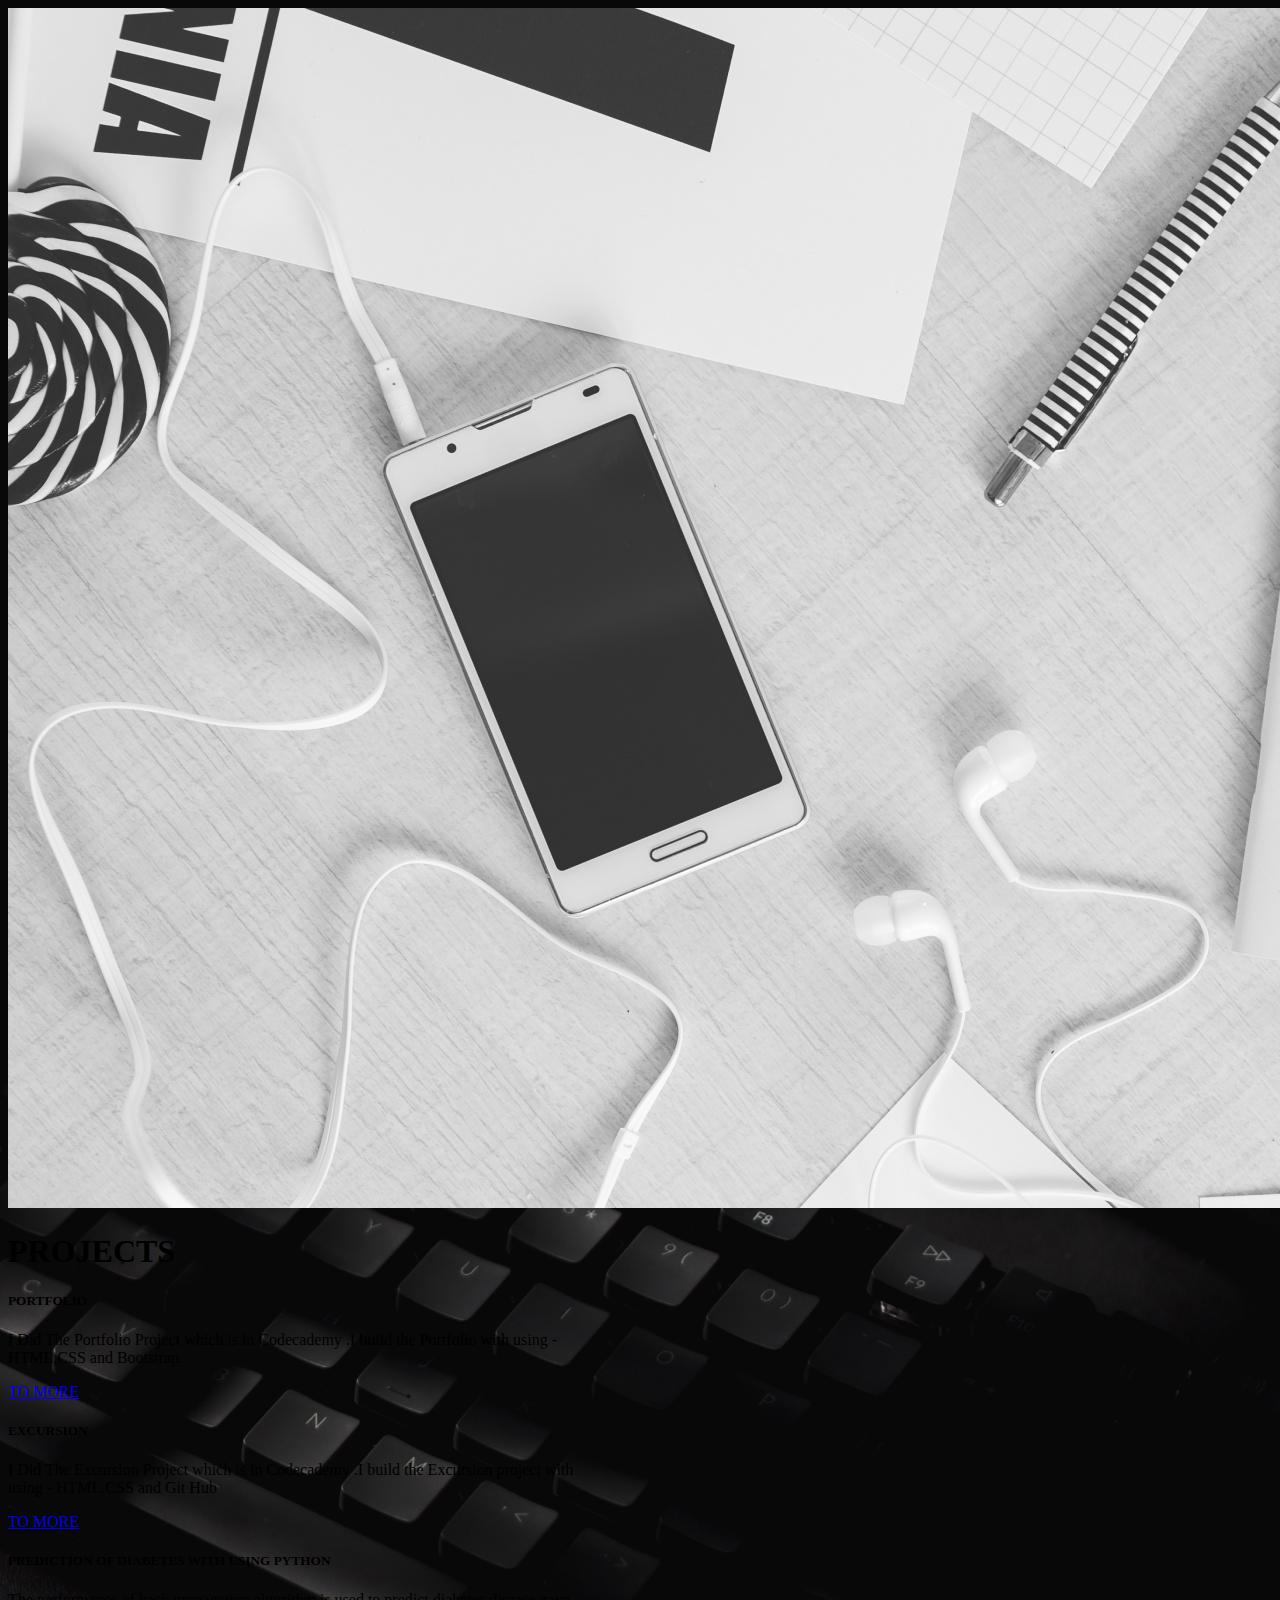
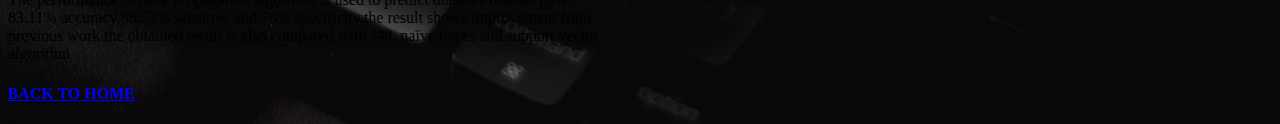
<file: PROJECT.html>
<!DOCTYPE html>
<html lang="en">

<head>
  <meta charset="UTF-8">
  <meta name="viewport" content="width=device-width, initial-scale=1.0">
  <meta http-equiv="X-UA-Compatible" content="ie=edge">
  <!-- Bootstrap CSS -->
  <link rel="stylesheet" href="https://stackpath.bootstrapcdn.com/bootstrap/4.2.1/css/bootstrap.min.css"
    integrity="sha384-GJzZqFGwb1QTTN6wy59ffF1BuGJpLSa9DkKMp0DgiMDm4iYMj70gZWKYbI706tWS" crossorigin="anonymous">
  <title>Portfolio :Shaik Wazid</title>
  <link rel="stylesheet" href="style.css">
</head>

<body class="back-image">

  <div class="card  border-5 border">
    <img src="backgrounds/background-image-13.jpg"  alt="Background image">
    <div class="card-img-overlay text-center">   
     
      <h1>PROJECTS</h1>
      <!--first project start-->
        
<div class="card p-5 mt-5 bg-dark" style="max-width:600px;">
        <div class="row">
          <div class="col-md-12 text-center mb-3">
          
              <h5 class="card-title text-warning">PORTFOLIO</h5>
              <p class="card-text text-white">I Did The Portfolio Project which is in
                Codecademy .I build the Portfolio with
                using - HTML,CSS and Bootstrap.</p>
              <a href="Portfolio QR code.html" class="btn btn-outline-success border-bottom">TO MORE</a> 
              <p class="border-bottom border-danger mt-4"></p>
          </div>
        </div>

        <div class="row">
          <div class="col-md-12 text-center mb-3">
        
              <h5 class="card-title text-warning">EXCURSION </h5>
              <p class="card-text text-white">I Did The Excursion Project which is in
                Codecademy .I build the Excursion project with
                using - HTML,CSS and Git Hub</p>
              <a href="Excursion QR code.html" class="btn btn-outline-success border-bottom">TO MORE</a> 
              <p class="border-bottom border-danger mt-4"></p>
          </div>
        </div>


        <div class="row">
          <div class="col-md-12 text-center">
           
              <h5 class="card-title text-warning">PREDICTION OF DIABETES WITH USING
                PYTHON</h5>
              <p class="card-text text-white">The performance of back propagation
                algorithm is used to predict diabetes
                disease gave 83.11% accuracy.86.53%
                sensitive and 76% specificity.the result
                shows improvement from previous
                work.the obtained result is also compared
                with J48, naïve bayes and support vector
                algorithm</p>
              
          </div>
        </div>

</div>
      
       
      
   
      <!--first project end-->
     
  <h4><a class=" mt-5 btn btn-primary mb-5" href="index.html">BACK TO HOME</a></h4>
  </div>
</div>
  


  <!-- Bootstrap's JavaScript Files -->
  <script src="https://code.jquery.com/jquery-3.3.1.slim.min.js"
    integrity="sha384-q8i/X+965DzO0rT7abK41JStQIAqVgRVzpbzo5smXKp4YfRvH+8abtTE1Pi6jizo"
    crossorigin="anonymous"></script>
  <script src="https://cdnjs.cloudflare.com/ajax/libs/popper.js/1.14.6/umd/popper.min.js"
    integrity="sha384-wHAiFfRlMFy6i5SRaxvfOCifBUQy1xHdJ/yoi7FRNXMRBu5WHdZYu1hA6ZOblgut"
    crossorigin="anonymous"></script>
  <script src="https://stackpath.bootstrapcdn.com/bootstrap/4.2.1/js/bootstrap.min.js"
    integrity="sha384-B0UglyR+jN6CkvvICOB2joaf5I4l3gm9GU6Hc1og6Ls7i6U/mkkaduKaBhlAXv9k"
    crossorigin="anonymous"></script>


</html>
</file>
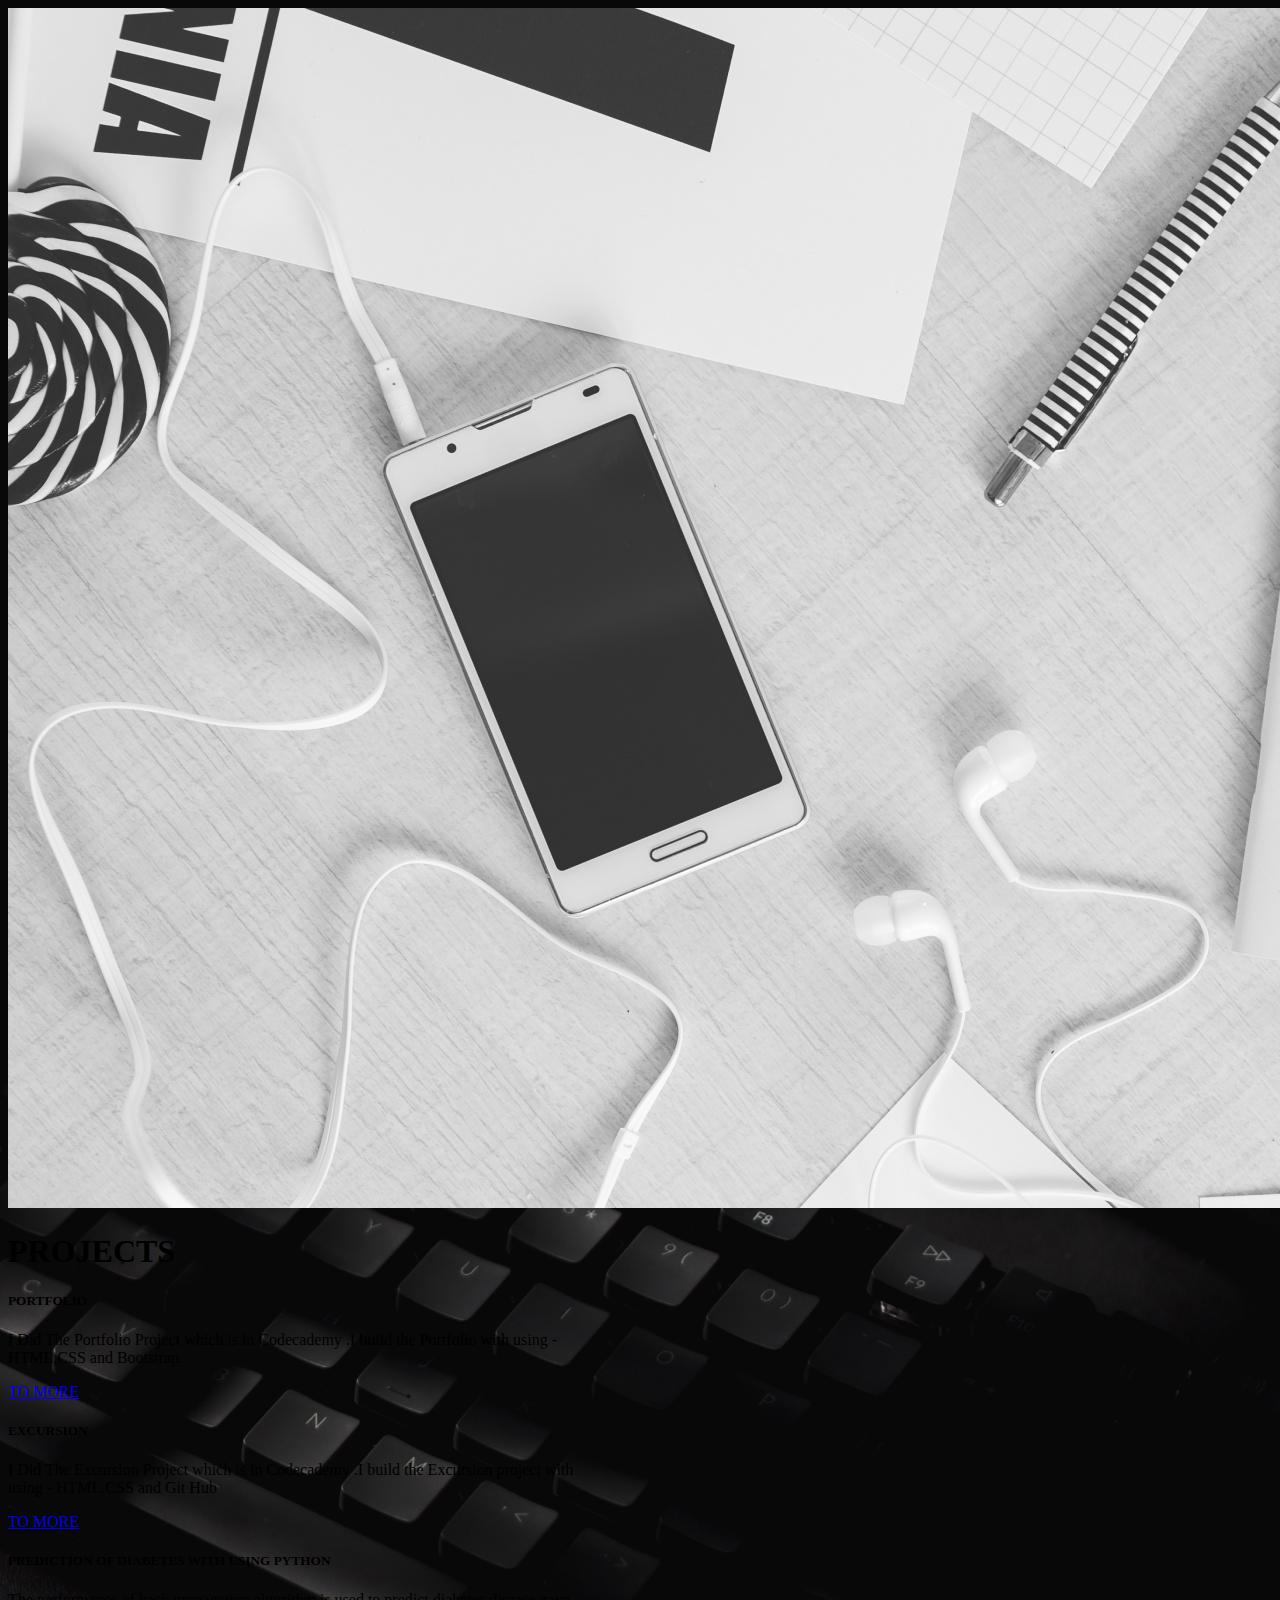
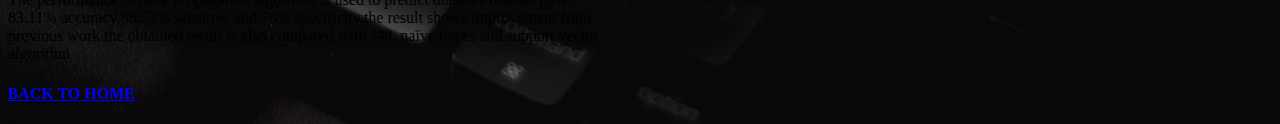
<file: projects.html>
<!DOCTYPE html>
<html lang="en">

<head>
  <meta charset="UTF-8">
  <meta name="viewport" content="width=device-width, initial-scale=1.0">
  <meta http-equiv="X-UA-Compatible" content="ie=edge">
  <!-- Bootstrap CSS -->
  <link rel="stylesheet" href="https://stackpath.bootstrapcdn.com/bootstrap/4.2.1/css/bootstrap.min.css"
    integrity="sha384-GJzZqFGwb1QTTN6wy59ffF1BuGJpLSa9DkKMp0DgiMDm4iYMj70gZWKYbI706tWS" crossorigin="anonymous">
  <title>Portfolio :Shaik Wazid</title>
  <link rel="stylesheet" href="style.css">
</head>

<body class="back-image">
  
  <div class="card  border-5 border">
    <img src="backgrounds/background-image-13.jpg"  alt="Background image">
    <div class="card-img-overlay text-center">   
      <h1>PROJECTS</h1>
      <!--first project start-->
        
<div class="card p-5 mt-5 bg-dark" style="max-width:600px;">
        <div class="row">
          <div class="col-md-12 text-center mb-3">
          
              <h5 class="card-title text-warning">PORTFOLIO</h5>
              <p class="card-text text-white">I Did The Portfolio Project which is in
                Codecademy .I build the Portfolio with
                using - HTML,CSS and Bootstrap.</p>
              <a href="qr codes.html" class="btn btn-outline-success border-bottom">TO MORE</a> 
              <p class="border-bottom border-danger mt-4"></p>
          </div>
        </div>

        <div class="row">
          <div class="col-md-12 text-center mb-3">
        
              <h5 class="card-title text-warning">EXCURSION </h5>
              <p class="card-text text-white">I Did The Excursion Project which is in
                Codecademy .I build the Excursion project with
                using - HTML,CSS and Git Hub</p>
              <a href="excursion qr.html" class="btn btn-outline-success border-bottom">TO MORE</a> 
              <p class="border-bottom border-danger mt-4"></p>
          </div>
        </div>


        <div class="row">
          <div class="col-md-12 text-center">
           
              <h5 class="card-title text-warning">PREDICTION OF DIABETES WITH USING
                PYTHON</h5>
              <p class="card-text text-white">The performance of back propagation
                algorithm is used to predict diabetes
                disease gave 83.11% accuracy.86.53%
                sensitive and 76% specificity.the result
                shows improvement from previous
                work.the obtained result is also compared
                with J48, naïve bayes and support vector
                algorithm</p>
              
          </div>
        </div>

</div>
      
       
      
   
      <!--first project end-->
     
  <h4><a class=" mt-5 btn btn-primary mb-5" href="index.html">BACK TO HOME</a></h4>
  </div>
</div>
  


  <!-- Bootstrap's JavaScript Files -->
  <script src="https://code.jquery.com/jquery-3.3.1.slim.min.js"
    integrity="sha384-q8i/X+965DzO0rT7abK41JStQIAqVgRVzpbzo5smXKp4YfRvH+8abtTE1Pi6jizo"
    crossorigin="anonymous"></script>
  <script src="https://cdnjs.cloudflare.com/ajax/libs/popper.js/1.14.6/umd/popper.min.js"
    integrity="sha384-wHAiFfRlMFy6i5SRaxvfOCifBUQy1xHdJ/yoi7FRNXMRBu5WHdZYu1hA6ZOblgut"
    crossorigin="anonymous"></script>
  <script src="https://stackpath.bootstrapcdn.com/bootstrap/4.2.1/js/bootstrap.min.js"
    integrity="sha384-B0UglyR+jN6CkvvICOB2joaf5I4l3gm9GU6Hc1og6Ls7i6U/mkkaduKaBhlAXv9k"
    crossorigin="anonymous"></script>


</html>
</file>
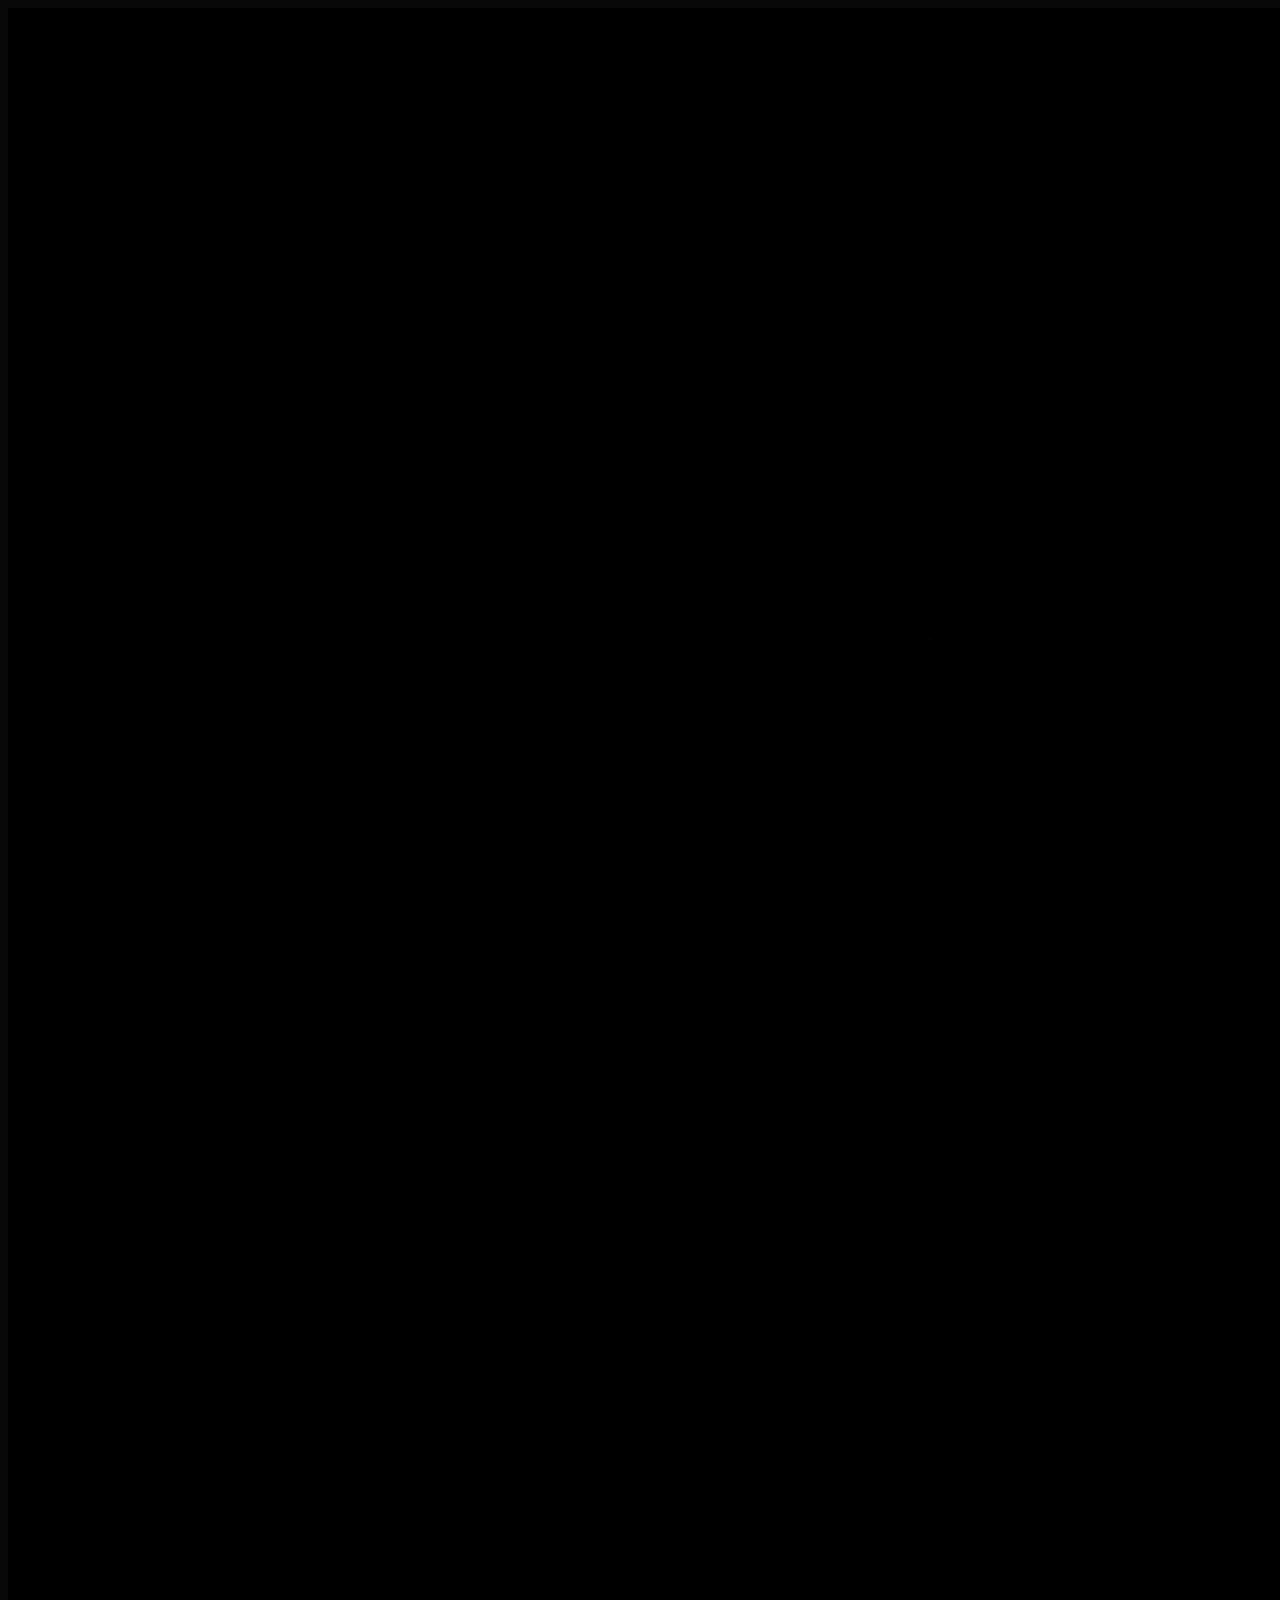
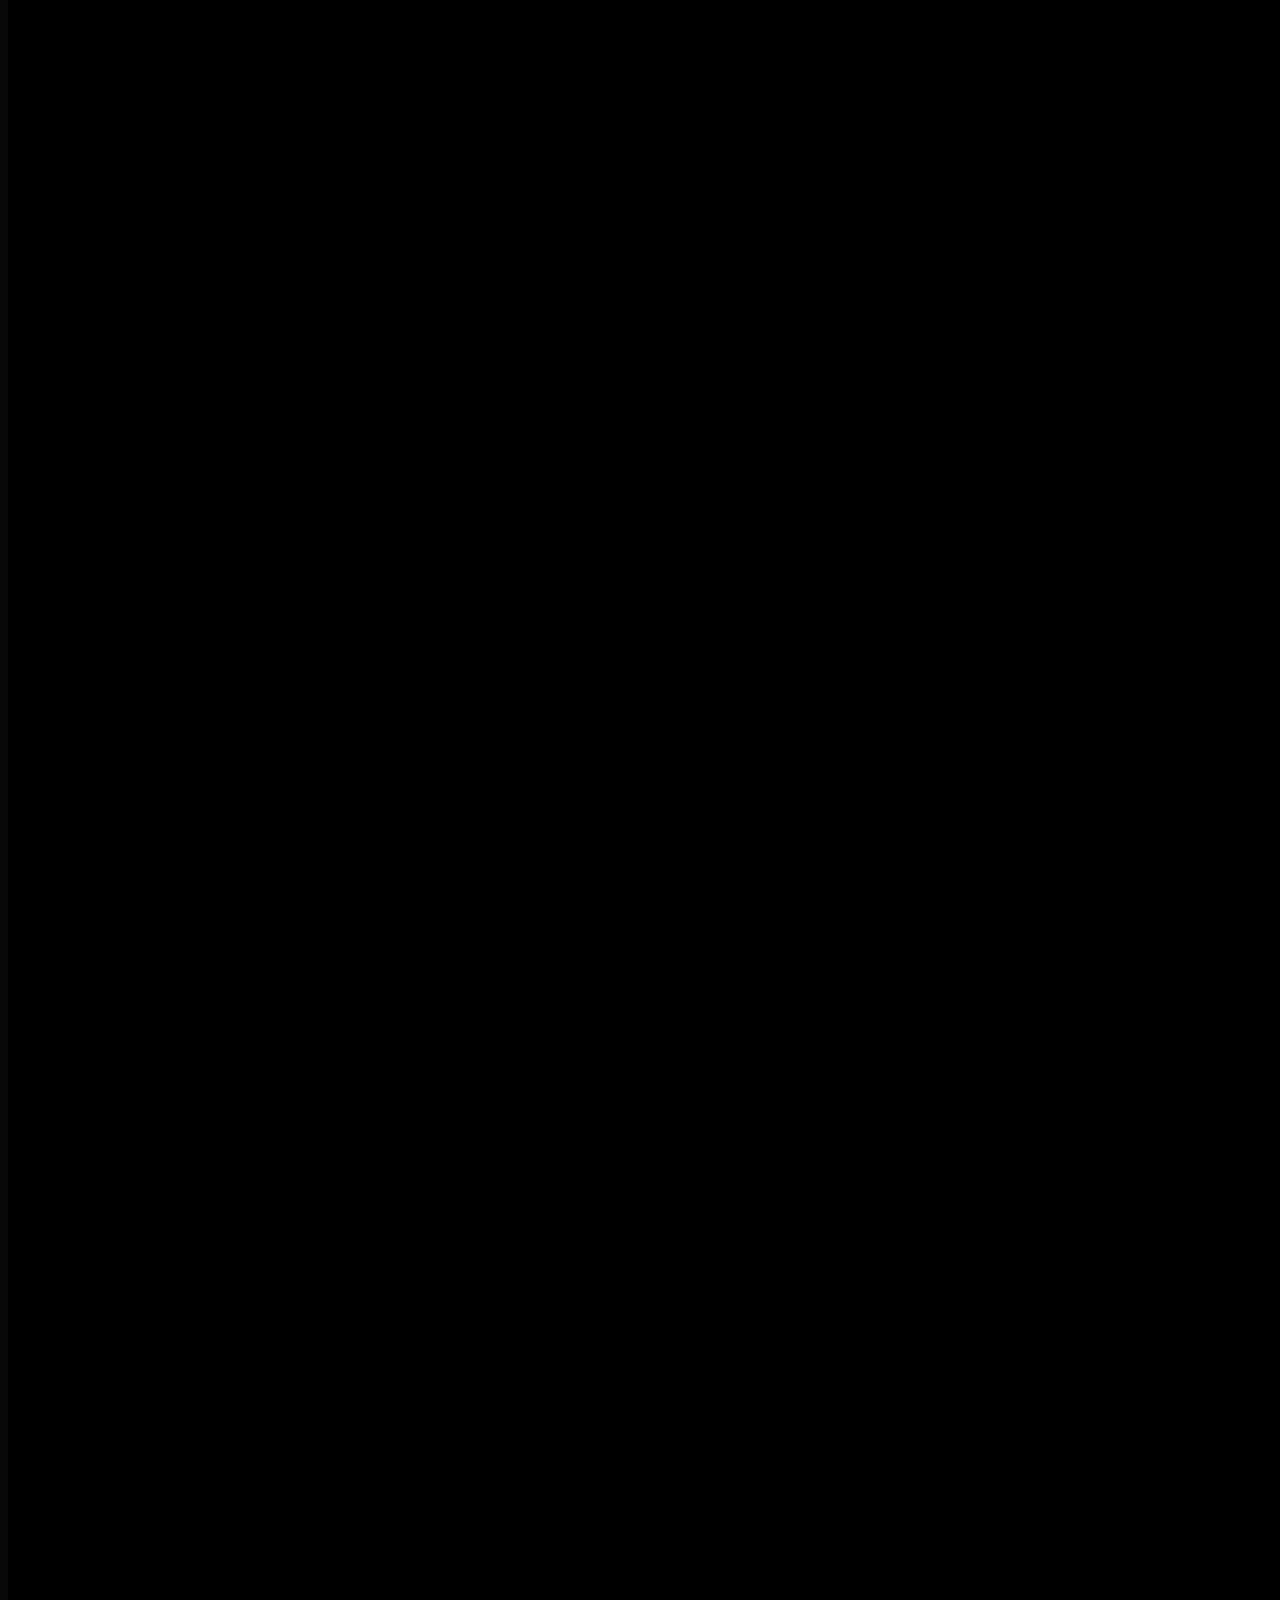
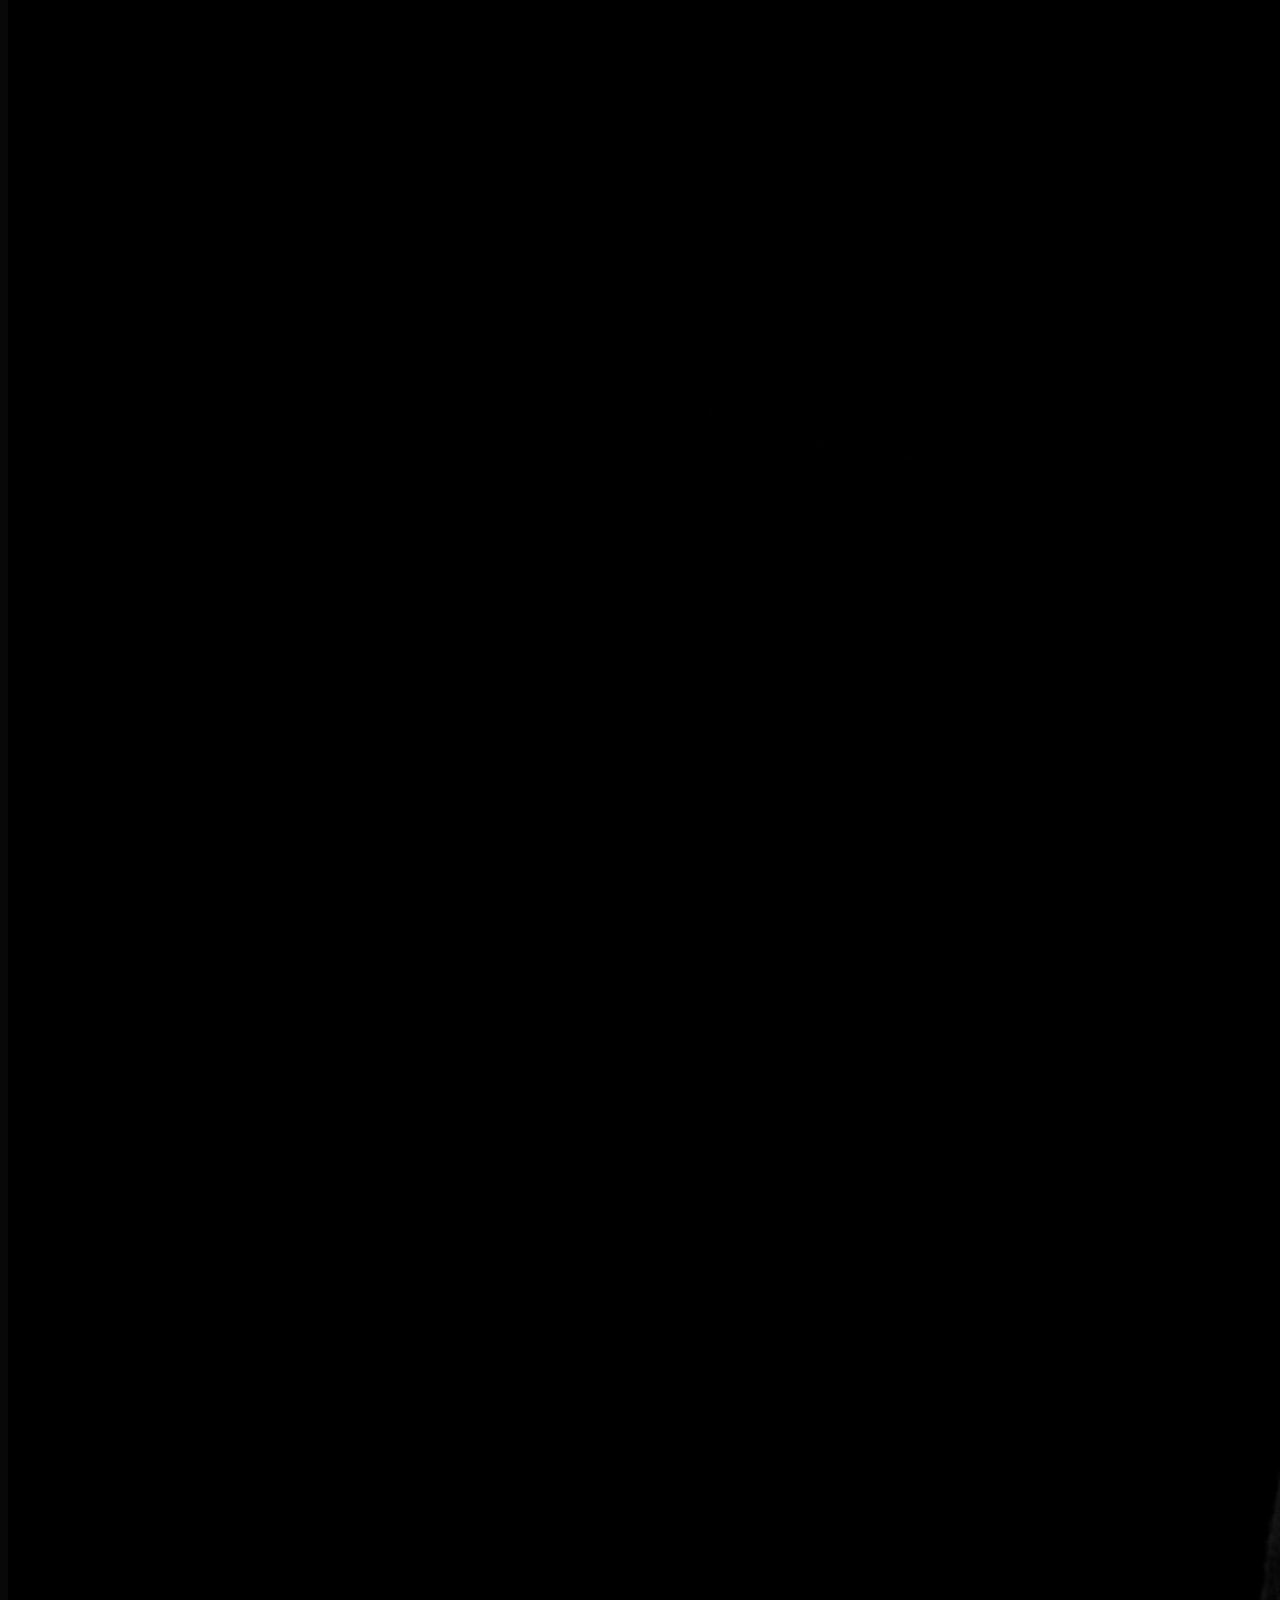
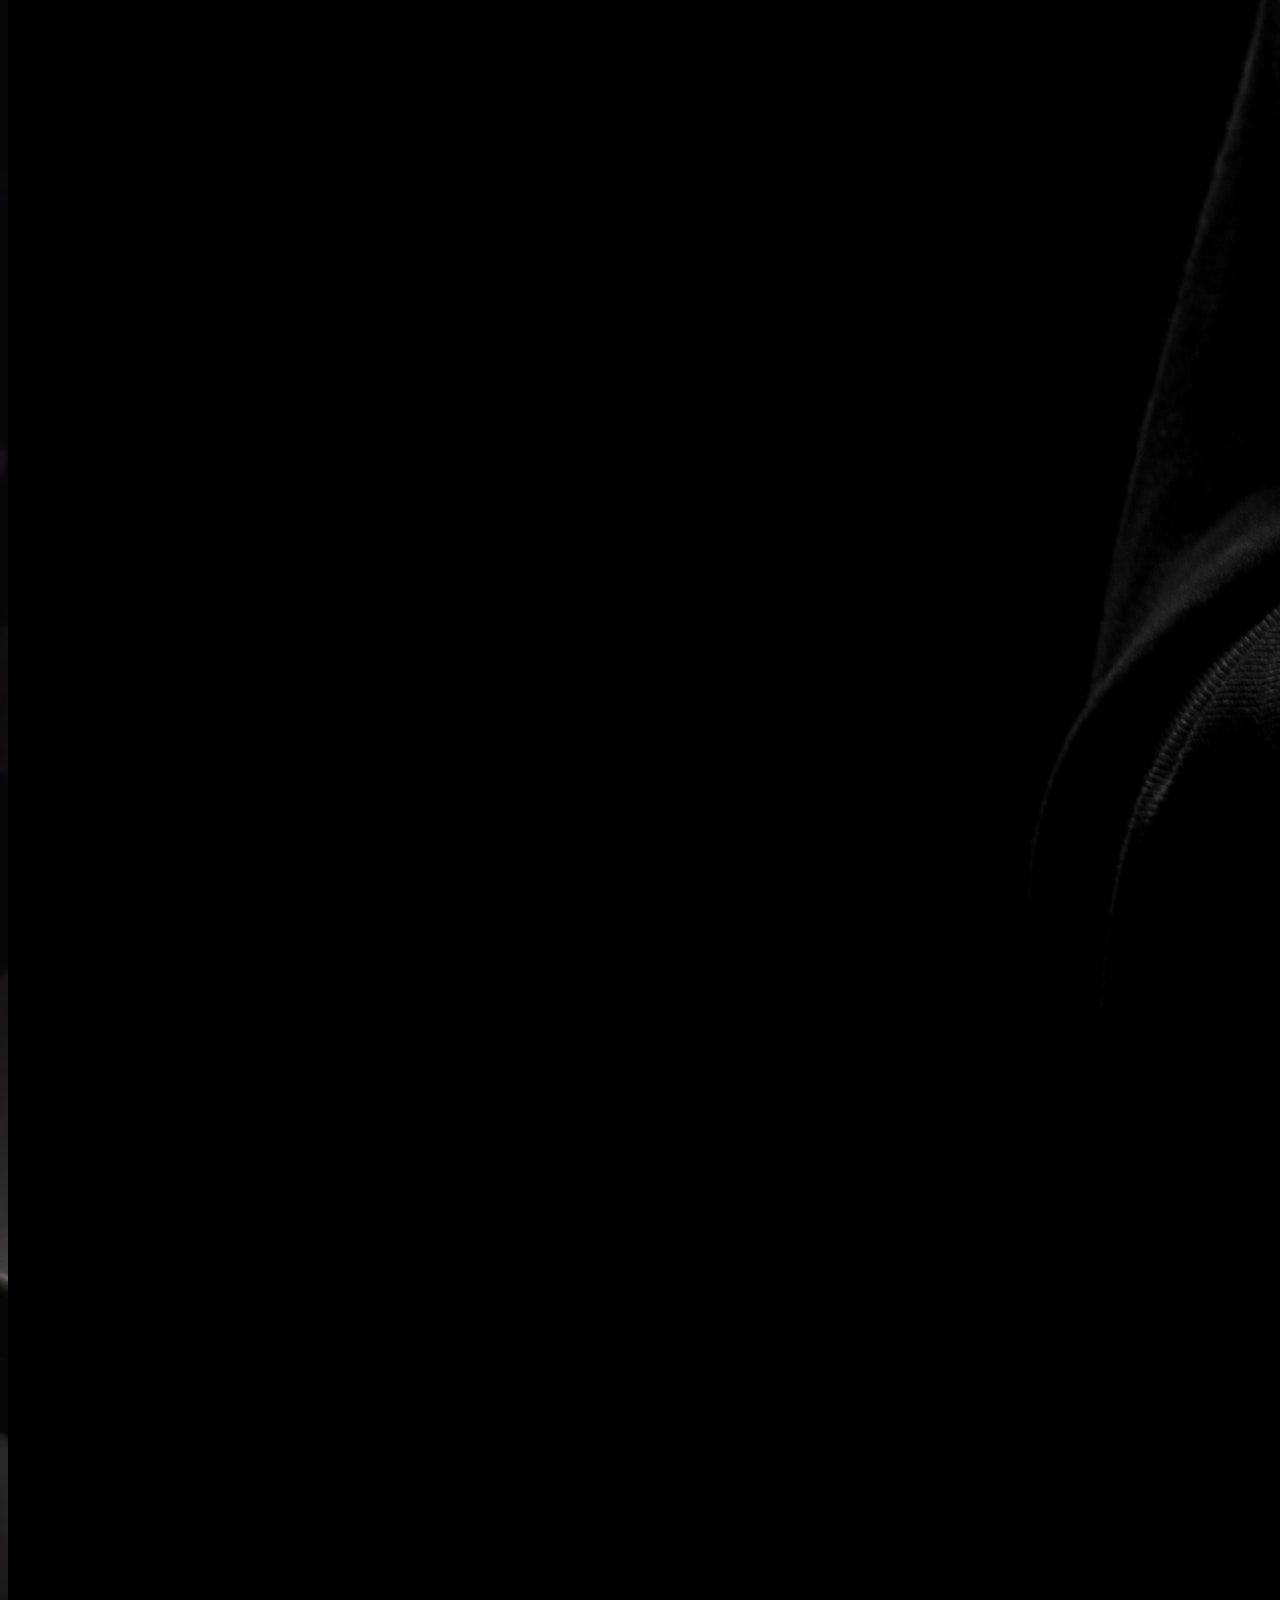
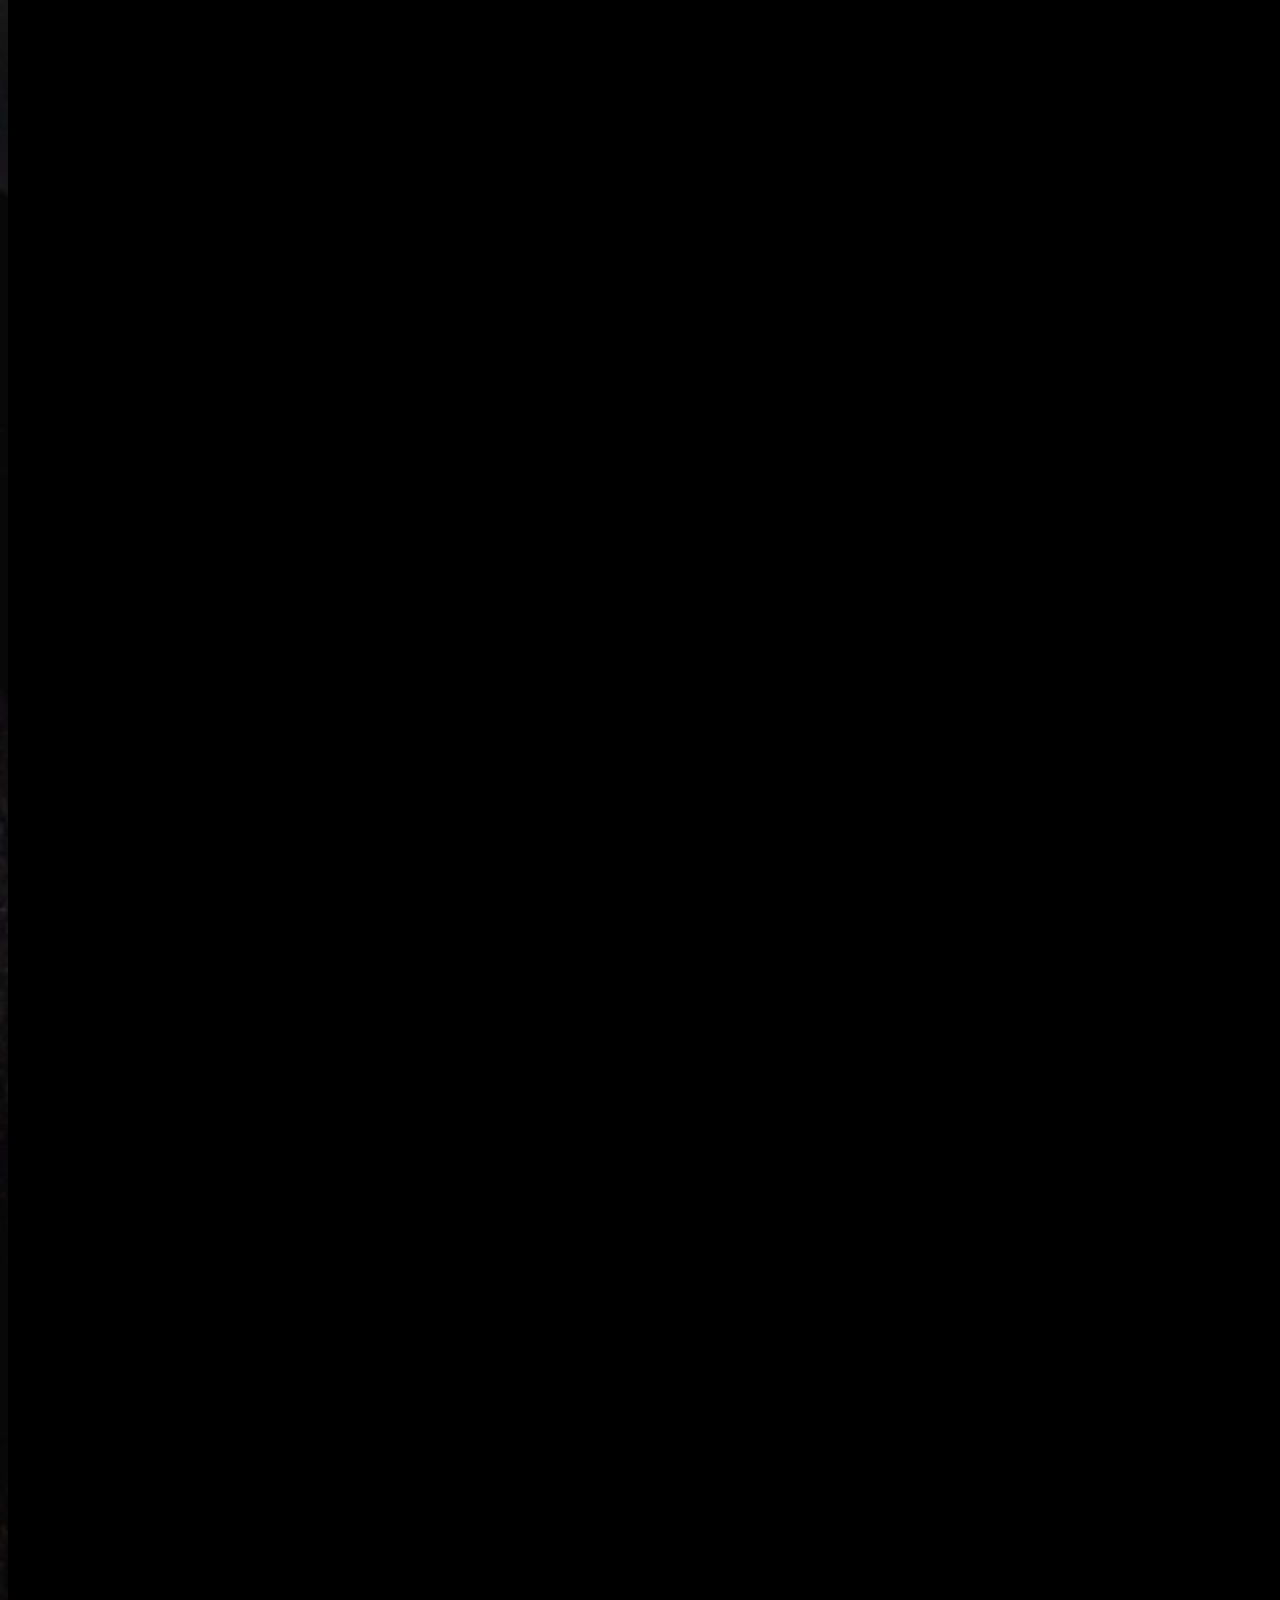
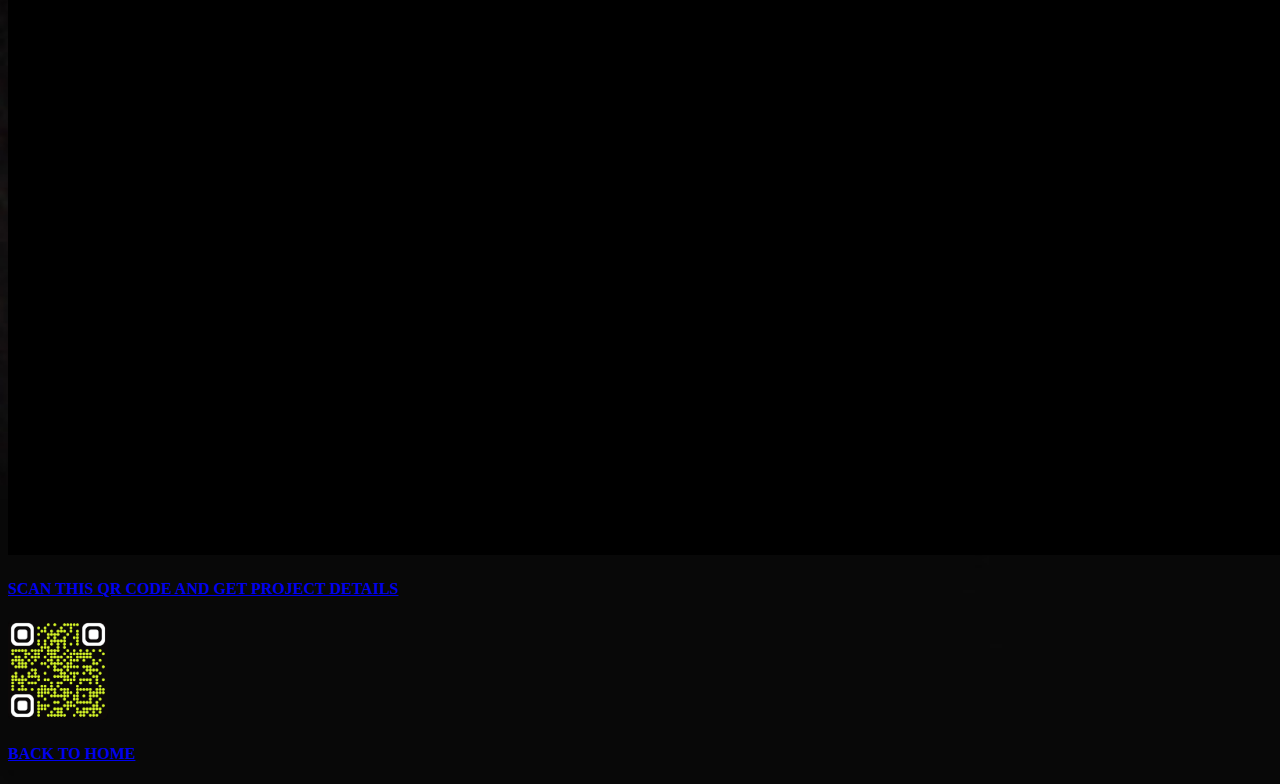
<file: qr codes.html>
<!DOCTYPE html>
<html lang="en">

<head>
  <meta charset="UTF-8">
  <meta name="viewport" content="width=device-width, initial-scale=1.0">
  <meta http-equiv="X-UA-Compatible" content="ie=edge">
  <!-- Bootstrap CSS -->
  <link rel="stylesheet" href="https://stackpath.bootstrapcdn.com/bootstrap/4.2.1/css/bootstrap.min.css"
    integrity="sha384-GJzZqFGwb1QTTN6wy59ffF1BuGJpLSa9DkKMp0DgiMDm4iYMj70gZWKYbI706tWS" crossorigin="anonymous">
  <title>Portfolio :Shaik Wazid</title>
  <link rel="stylesheet" href="style.css">
</head>

<body class="back-image">

  <div class="card  border-5 border">
    <img src="backgrounds/background-image-12.jpg"  alt="Background image">
    <div class="card-img-overlay text-center">   
          
        
        <h4><a class=" mt-5 btn btn-danger" href="index.html">SCAN THIS QR CODE AND GET PROJECT DETAILS</a></h4>
        <div class="row">
            <div class="col-md-4"></div>
            <div class="col-md-4 mt-5">
                <img src="QR/portfolio QR.png" width="100px" height="100px" alt="">
            </div>
        </div>

        <div class="mt-5">
            <h4><a class=" mt-5 btn btn-primary" href="projects.html">BACK TO HOME</a></h4>
        </div>
        
  </div>
</div>
  




  <!-- Bootstrap's JavaScript Files -->
  <script src="https://code.jquery.com/jquery-3.3.1.slim.min.js"
    integrity="sha384-q8i/X+965DzO0rT7abK41JStQIAqVgRVzpbzo5smXKp4YfRvH+8abtTE1Pi6jizo"
    crossorigin="anonymous"></script>
  <script src="https://cdnjs.cloudflare.com/ajax/libs/popper.js/1.14.6/umd/popper.min.js"
    integrity="sha384-wHAiFfRlMFy6i5SRaxvfOCifBUQy1xHdJ/yoi7FRNXMRBu5WHdZYu1hA6ZOblgut"
    crossorigin="anonymous"></script>
  <script src="https://stackpath.bootstrapcdn.com/bootstrap/4.2.1/js/bootstrap.min.js"
    integrity="sha384-B0UglyR+jN6CkvvICOB2joaf5I4l3gm9GU6Hc1og6Ls7i6U/mkkaduKaBhlAXv9k"
    crossorigin="anonymous"></script>
</body>

</html>
</file>
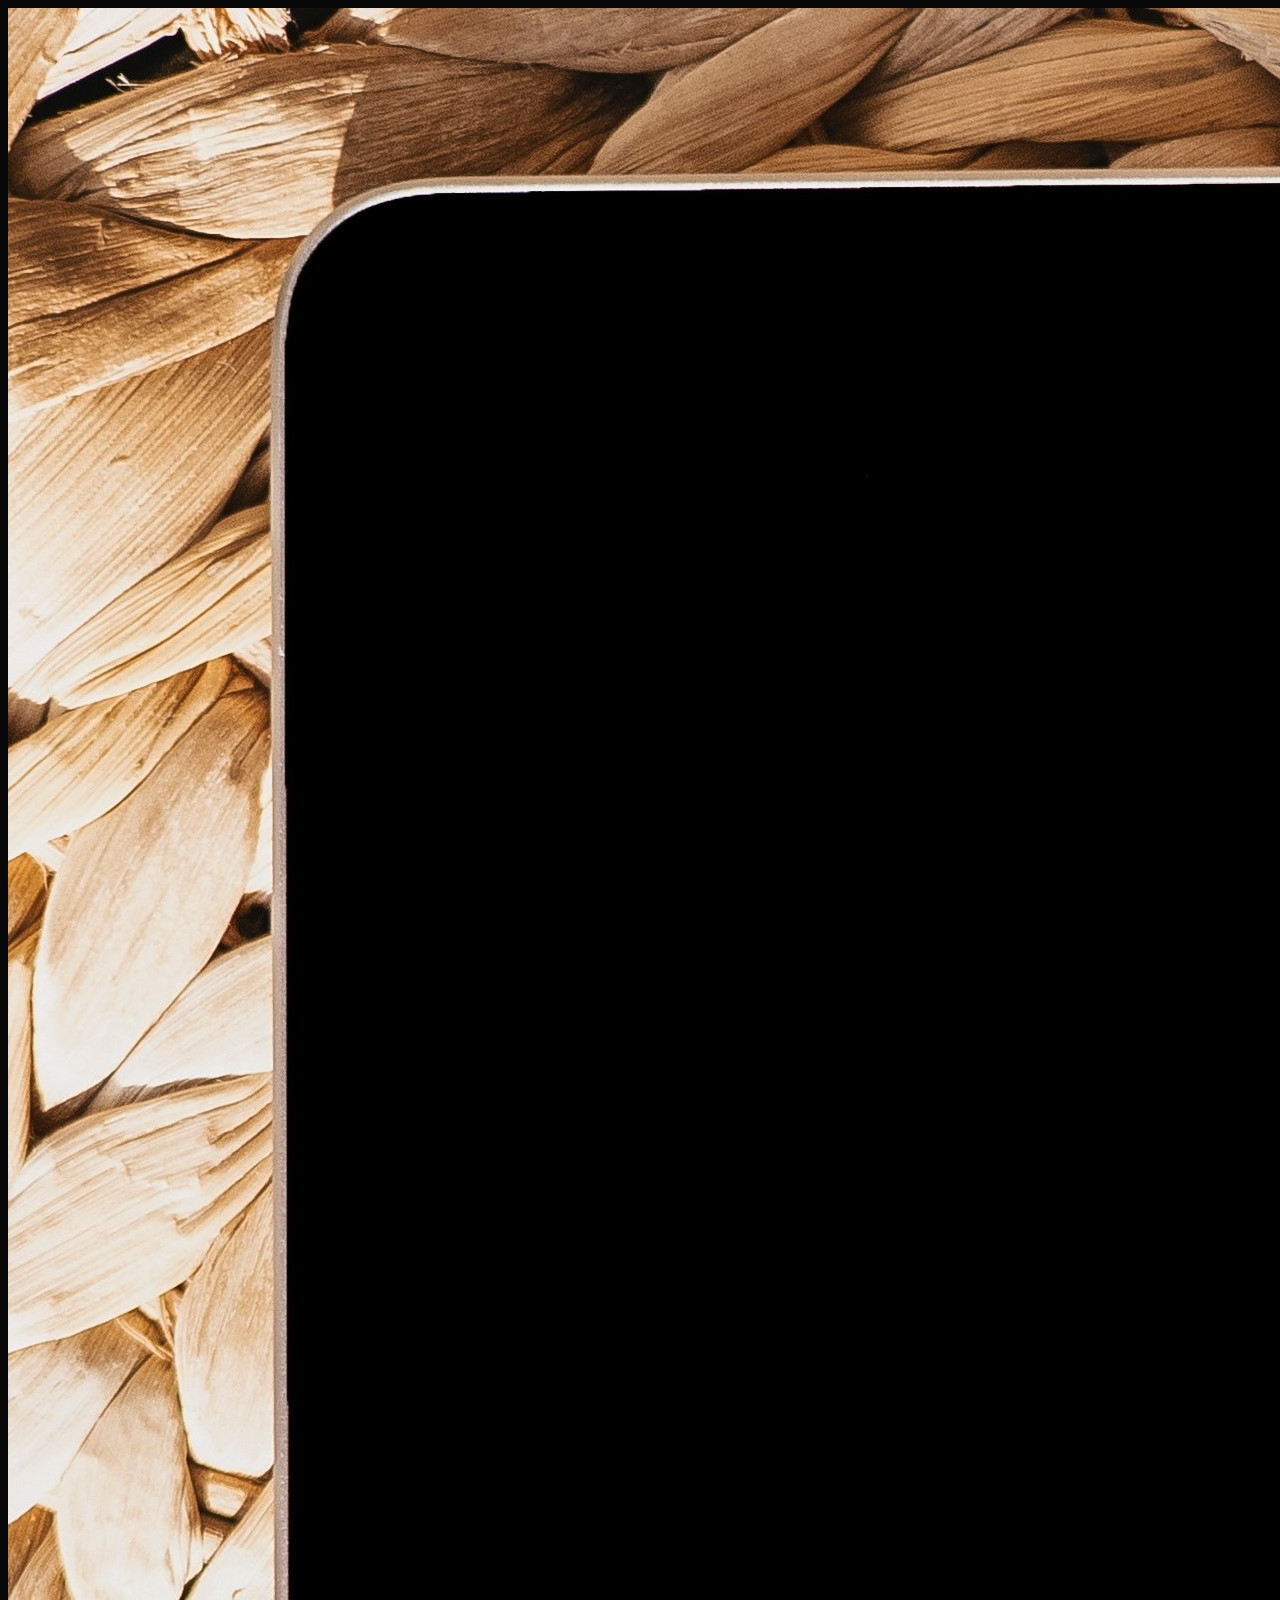
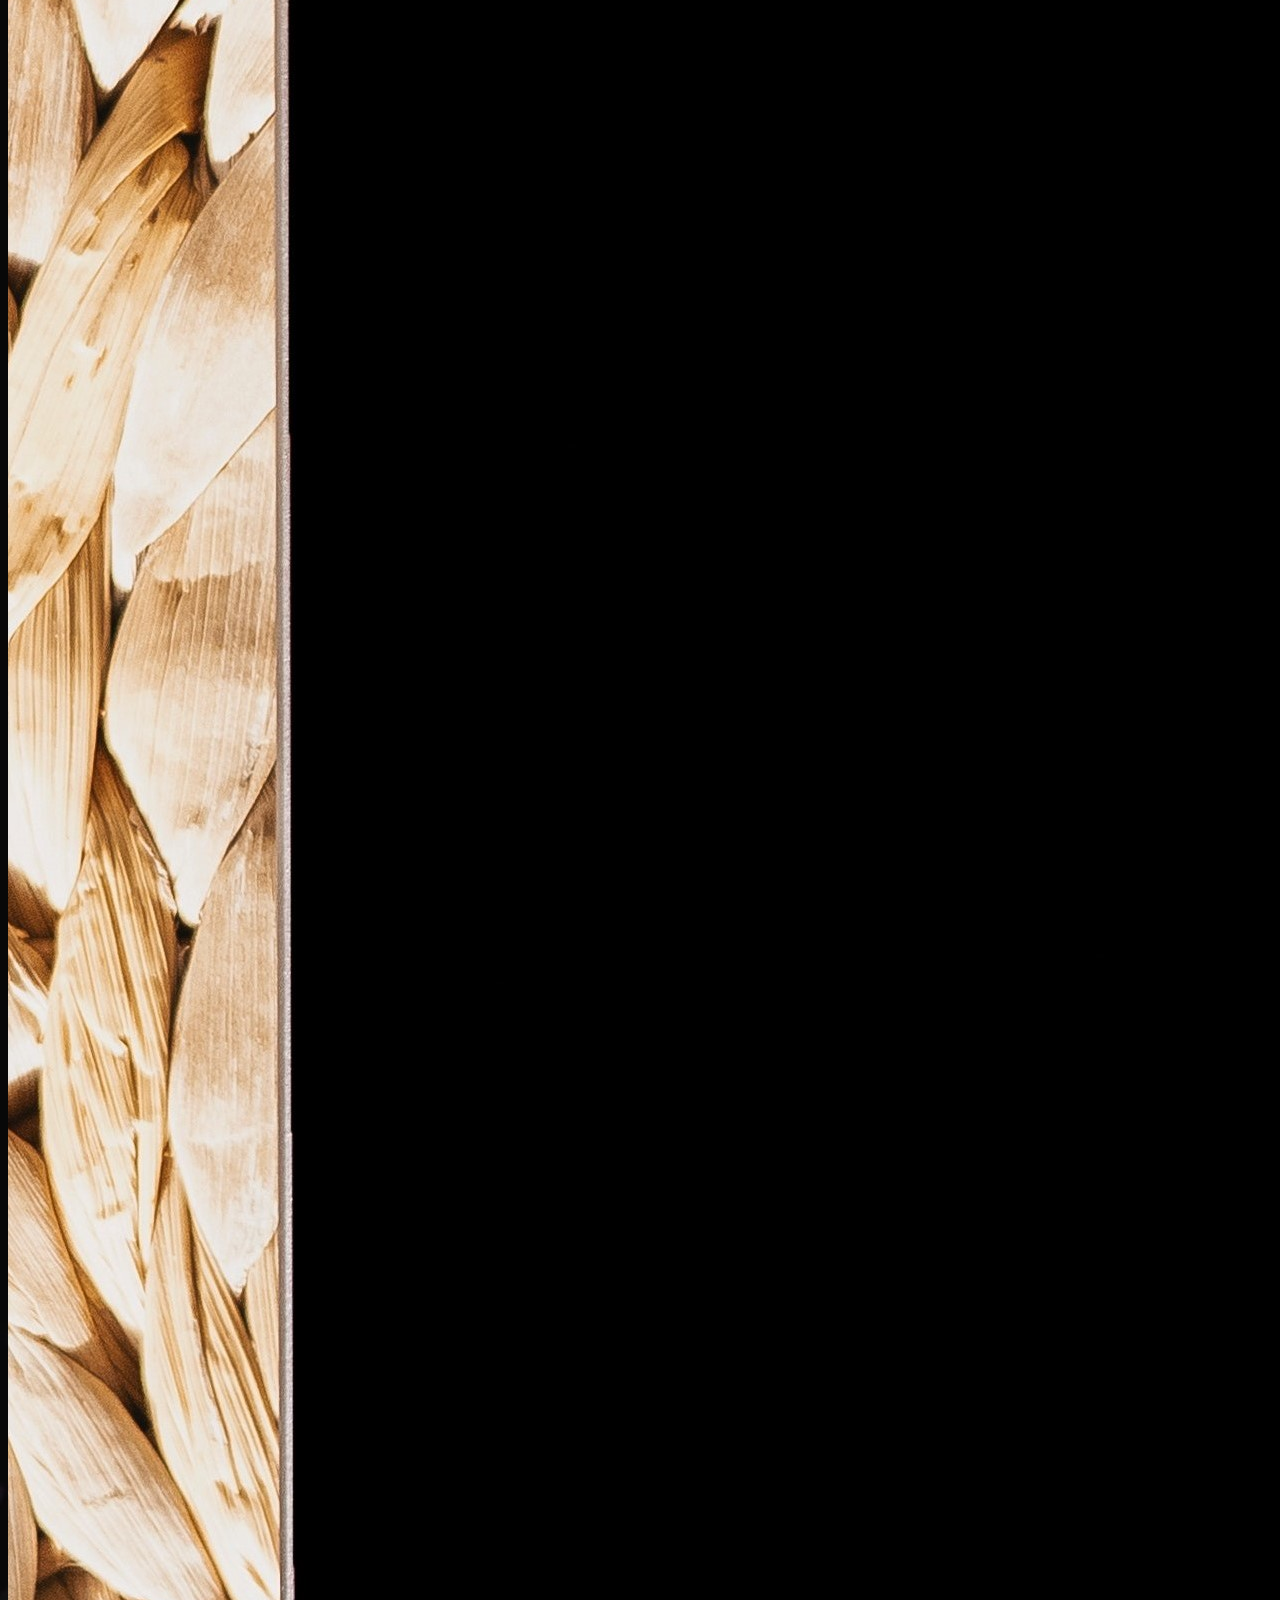
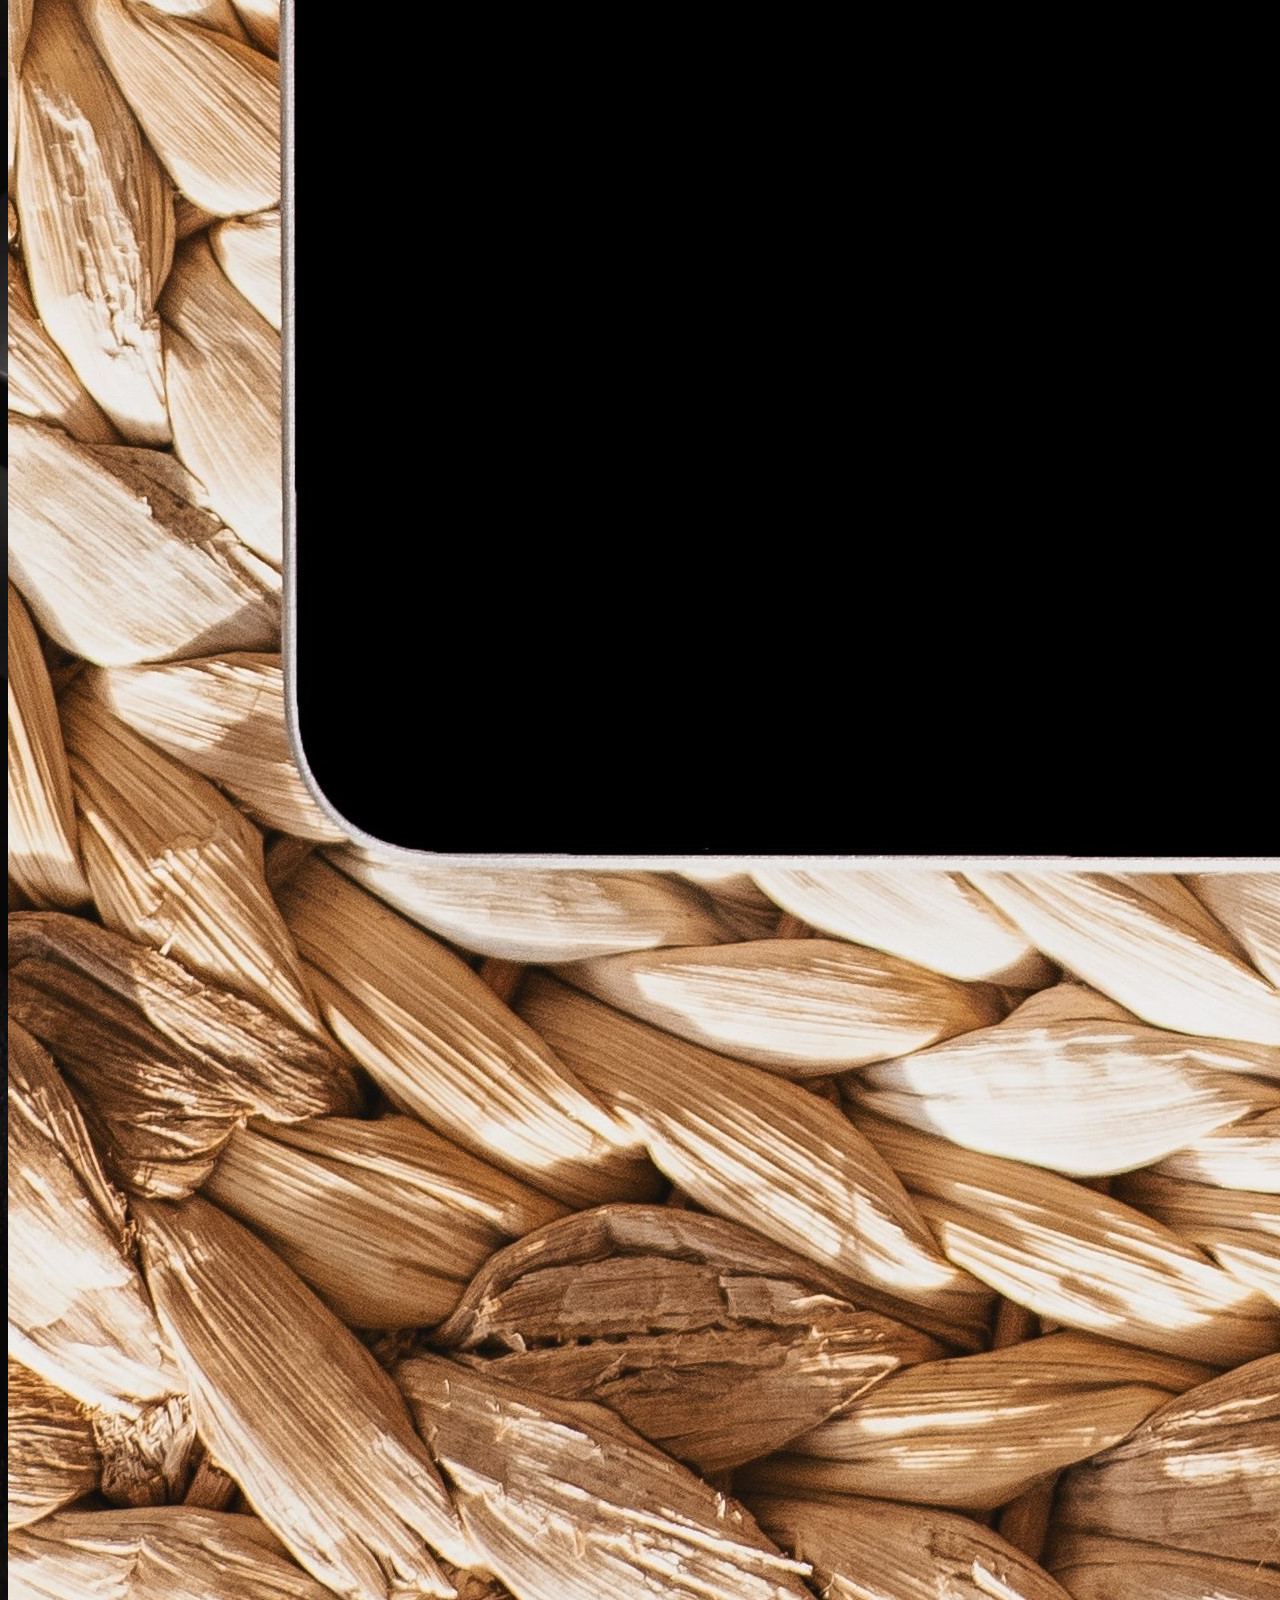
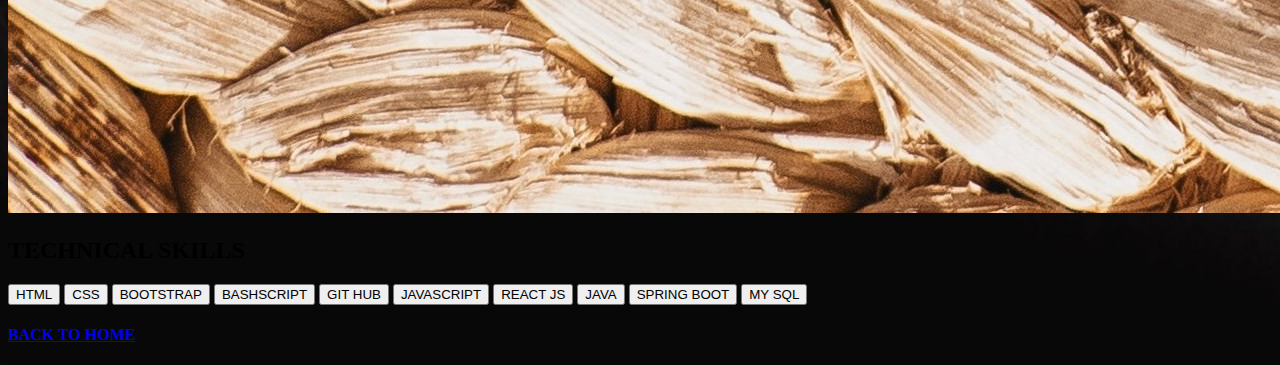
<file: skill.html>
<!DOCTYPE html>
<html lang="en">

<head>
  <meta charset="UTF-8">
  <meta name="viewport" content="width=device-width, initial-scale=1.0">
  <meta http-equiv="X-UA-Compatible" content="ie=edge">
  <!-- Bootstrap CSS -->
  <link rel="stylesheet" href="https://stackpath.bootstrapcdn.com/bootstrap/4.2.1/css/bootstrap.min.css"
    integrity="sha384-GJzZqFGwb1QTTN6wy59ffF1BuGJpLSa9DkKMp0DgiMDm4iYMj70gZWKYbI706tWS" crossorigin="anonymous">
  <title>Portfolio :Shaik Wazid</title>
  <link rel="stylesheet" href="style.css">
</head>

<body class="back-image">

  <div class="card  border-5 border">
    <img src="backgrounds/background-image-4 - Copy.jpg"  alt="Background image">
    <div class="card-img-overlay text-center">   

  <!--card -2 start-->
  <div class=" text-white mt-5 mb-5">
    <div class="row g-0">
      <div class="col-md-3"> </div>
      <div class="col-md-6">
        <div class="card-body mt-5 rounded">
          <h2 class="card-title text-white mb-5 bg-success rounded ">TECHNICAL SKILLS</h2>
          <a href="Certificates/HTML.jpg"><button type="button" class="btn btn-outline-warning">HTML</button></a> 
    <a href="Certificates/css.jpg"> <button type="button" class="btn btn-outline-warning">CSS</button></a>
    <a href="Certificates/Bootstrap.jpg"><button type="button" class="btn btn-outline-warning">BOOTSTRAP</button></a>
    <a href="Certificates/Bash scripting.jpg"><button type="button" class="btn btn-outline-warning">BASHSCRIPT</button></a>
    <a href="Certificates/git  and git hub.jpg"><button type="button" class="btn btn-outline-warning">GIT HUB</button></a>
    <a href="#"><button type="button" class="btn btn-outline-danger">JAVASCRIPT</button></a>
    <a href="#"> <button type="button" class="btn btn-outline-danger">REACT JS</button></a>
    <a href="#"><button type="button" class="btn btn-outline-danger">JAVA</button></a>
   <a href="#"> <button type="button" class="btn btn-outline-danger">SPRING BOOT</button></a>
    <a href="Certificates/Learn the command line .jpg"><button type="button" class="btn btn-outline-danger">MY SQL</button></a>
        </div>
      </div>
      <div class="col-md-3">  </div>

    </div>
    <h4><a class=" mt-5 btn btn-primary mb-5" href="index.html">BACK TO HOME</a></h4>
    </div>
  <!--card-2 end-->

  </div>
</div>
  




  <!-- Bootstrap's JavaScript Files -->
  <script src="https://code.jquery.com/jquery-3.3.1.slim.min.js"
    integrity="sha384-q8i/X+965DzO0rT7abK41JStQIAqVgRVzpbzo5smXKp4YfRvH+8abtTE1Pi6jizo"
    crossorigin="anonymous"></script>
  <script src="https://cdnjs.cloudflare.com/ajax/libs/popper.js/1.14.6/umd/popper.min.js"
    integrity="sha384-wHAiFfRlMFy6i5SRaxvfOCifBUQy1xHdJ/yoi7FRNXMRBu5WHdZYu1hA6ZOblgut"
    crossorigin="anonymous"></script>
  <script src="https://stackpath.bootstrapcdn.com/bootstrap/4.2.1/js/bootstrap.min.js"
    integrity="sha384-B0UglyR+jN6CkvvICOB2joaf5I4l3gm9GU6Hc1og6Ls7i6U/mkkaduKaBhlAXv9k"
    crossorigin="anonymous"></script>
</body>

</html>
</file>
<file: style.css>
.nav-background{
    background-image: url("backgrounds/background-image-12.jpg");
    background-size: cover;
    min-height: 100%;

}

.back-image{
    background-image: url("backgrounds/background-image-7.jpg");
    background-size: cover;
    
}
</file>
